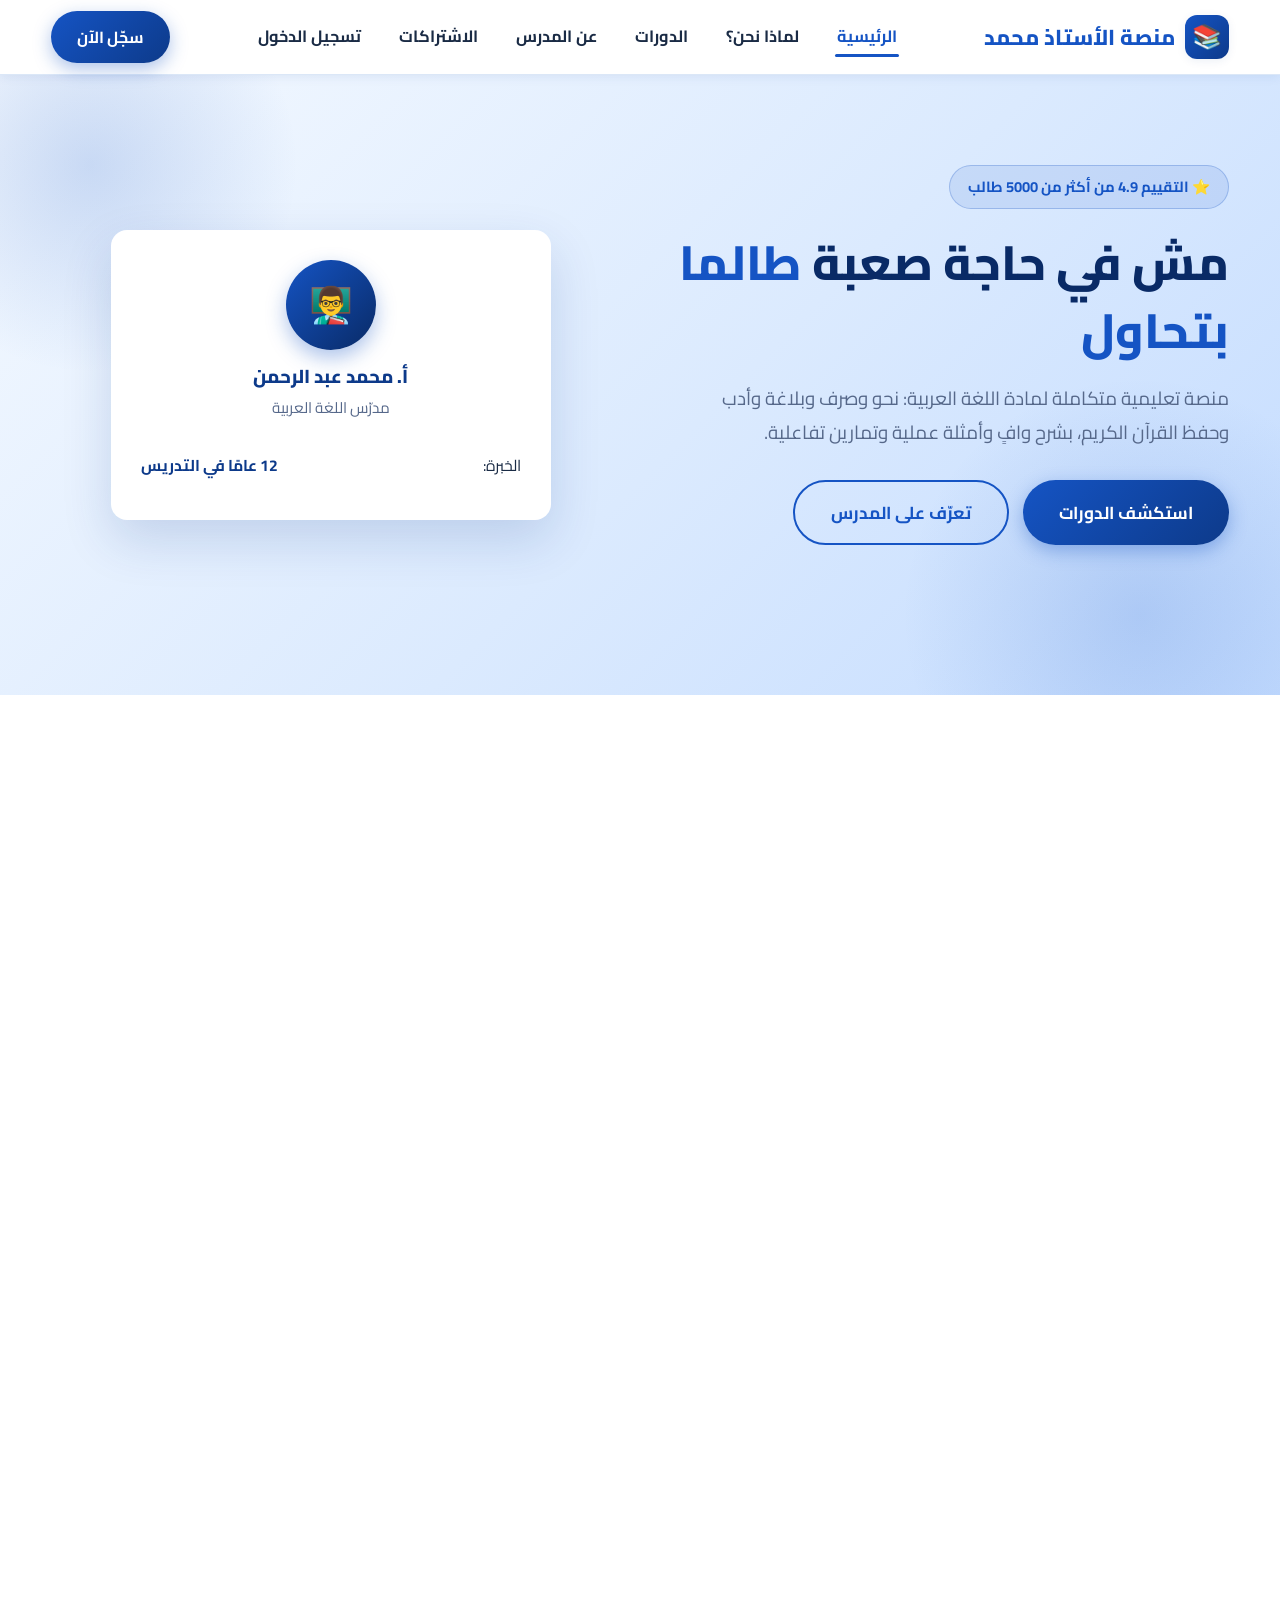
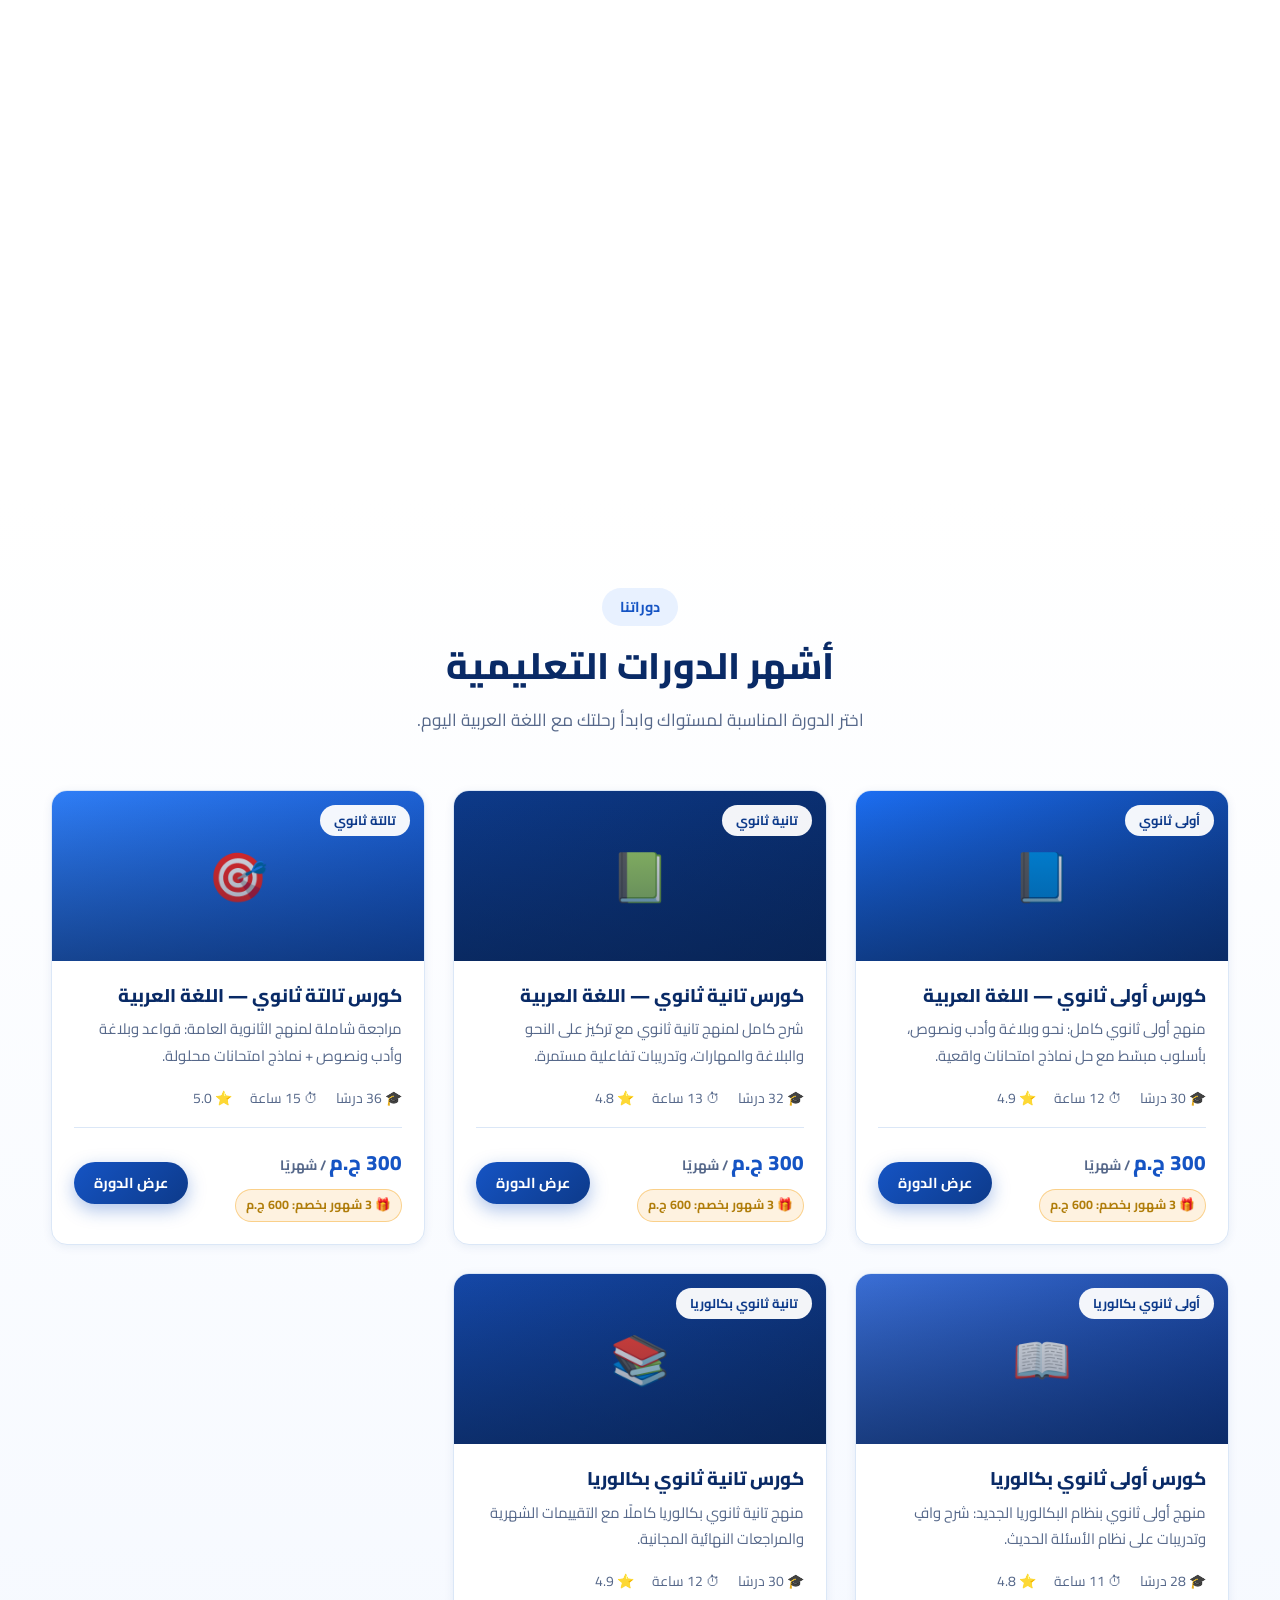
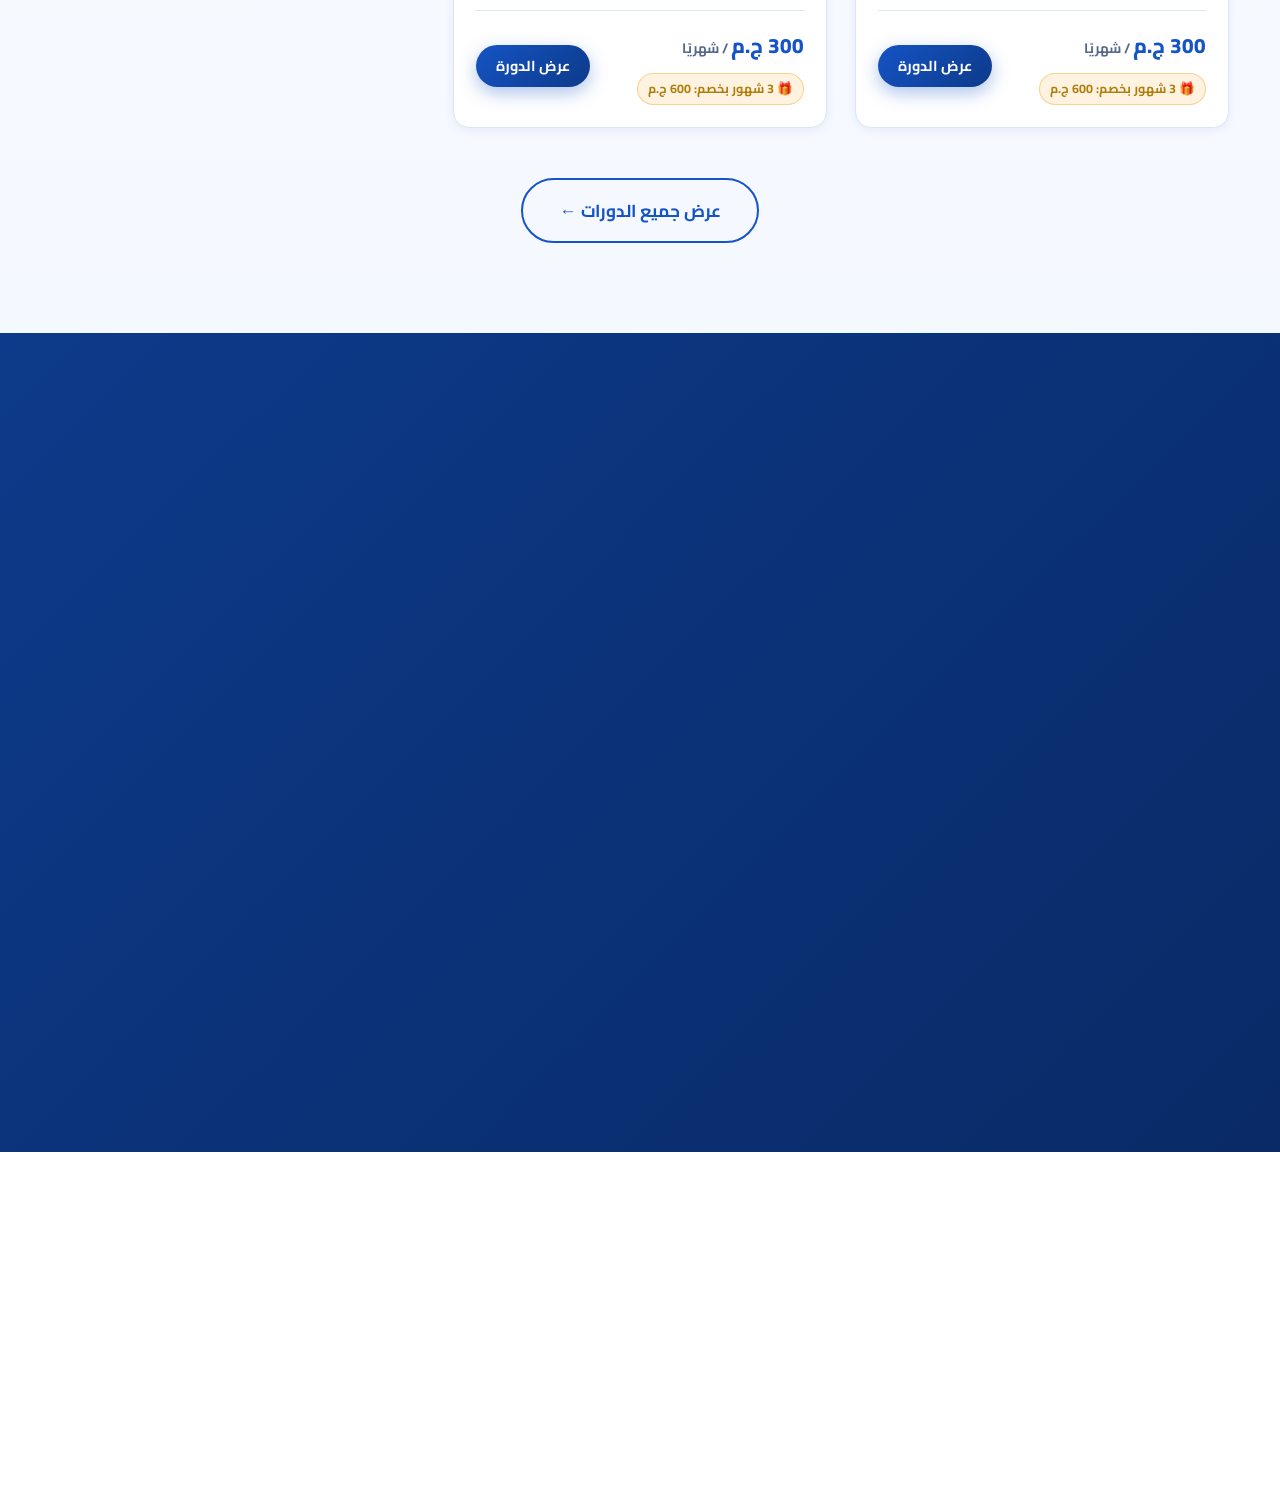
<file: index.html>
<!DOCTYPE html>
<html lang="ar" dir="rtl">
<head>
  <meta charset="UTF-8" />
  <meta name="viewport" content="width=device-width, initial-scale=1.0" />
  <meta name="description" content="منصة الأستاذ محمد لتعليم اللغة العربية - قواعد، بلاغة، أدب، وقرآن كريم بطريقة عصرية وممتعة" />
  <title>منصة الأستاذ محمد | تعلم اللغة العربية باحتراف</title>

  <!-- خط Cairo العربي من Google Fonts -->
  <link rel="preconnect" href="https://fonts.googleapis.com" />
  <link rel="preconnect" href="https://fonts.gstatic.com" crossorigin />
  <link href="https://fonts.googleapis.com/css2?family=Cairo:wght@400;600;700;800;900&display=swap" rel="stylesheet" />

  <!-- ملف التنسيقات -->
  <link rel="stylesheet" href="css/style.css" />

  <link rel="icon" href="data:image/svg+xml,<svg xmlns='http://www.w3.org/2000/svg' viewBox='0 0 100 100'><text y='.9em' font-size='90'>📚</text></svg>" />

  <!-- ===================== SEO ===================== -->
  <meta name="author" content="منصة الأستاذ محمد" />
  <meta name="keywords" content="اللغة العربية, مذاكرة اللغة العربية, أولى ثانوي, تانية ثانوي, تالتة ثانوي, بكالوريا, منصة تعليمية, النحو, البلاغة, الأدب" />
  <meta name="robots" content="index, follow" />
  <meta name="theme-color" content="#1554c4" />
  <link rel="canonical" href="https://manasa-mohamed.com/index.html" />

  <!-- Open Graph -->
  <meta property="og:type" content="website" />
  <meta property="og:site_name" content="منصة الأستاذ محمد" />
  <meta property="og:locale" content="ar_EG" />
  <meta property="og:title" content="منصة الأستاذ محمد | تعلم اللغة العربية باحتراف" />
  <meta property="og:description" content="مش في حاجة صعبة طالما بتحاول — كورسات لغة عربية للثانوية العامة والبكالوريا بأسلوب مبسّط وتفاعلي." />
  <meta property="og:url" content="https://manasa-mohamed.com/index.html" />
  <meta property="og:image" content="https://manasa-mohamed.com/assets/og-cover.png" />

  <!-- Twitter -->
  <meta name="twitter:card" content="summary_large_image" />
  <meta name="twitter:title" content="منصة الأستاذ محمد | تعلم اللغة العربية باحتراف" />
  <meta name="twitter:description" content="مش في حاجة صعبة طالما بتحاول — كورسات لغة عربية للثانوية العامة والبكالوريا بأسلوب مبسّط وتفاعلي." />
  <meta name="twitter:image" content="https://manasa-mohamed.com/assets/og-cover.png" />

  <!-- بيانات منظمة -->
  <script type="application/ld+json">
  {
    "@context": "https://schema.org",
    "@graph": [
      {
        "@type": "WebSite",
        "@id": "https://manasa-mohamed.com/#website",
        "url": "https://manasa-mohamed.com/",
        "name": "منصة الأستاذ محمد",
        "description": "منصة تعليمية متخصصة في اللغة العربية وعلومها لطلاب الثانوية العامة والبكالوريا",
        "inLanguage": "ar"
      },
      {
        "@type": "EducationalOrganization",
        "@id": "https://manasa-mohamed.com/#organization",
        "name": "منصة الأستاذ محمد",
        "url": "https://manasa-mohamed.com/",
        "logo": "https://manasa-mohamed.com/assets/og-cover.png"
      }
    ]
  }
  </script>
</head>
<body>

  <!-- ===================== شريط التنقل ===================== -->
  <nav class="navbar">
    <div class="container">
      <a href="index.html" class="logo">
        <span class="logo-icon">📚</span>
        <span>منصة الأستاذ محمد</span>
      </a>

      <ul class="nav-links">
        <li><a href="#home" class="active">الرئيسية</a></li>
        <li><a href="#features">لماذا نحن؟</a></li>
        <li><a href="#courses">الدورات</a></li>
        <li><a href="#teacher">عن المدرس</a></li>
        <li><a href="#pricing">الاشتراكات</a></li>
        <li><a href="login.html">تسجيل الدخول</a></li>
      </ul>

      <div class="nav-actions">
        <a href="login.html" class="btn btn-primary">سجّل الآن</a>
        <button class="menu-toggle" aria-label="القائمة">☰</button>
      </div>
    </div>
  </nav>

  <!-- ===================== قسم البطل (Hero) ===================== -->
  <header class="hero" id="home">
    <div class="container">
      <div class="hero-text">
        <span class="hero-badge">⭐ التقييم 4.9 من أكثر من 5000 طالب</span>
        <h1>مش في حاجة صعبة <span>طالما بتحاول</span></h1>
        <p>منصة تعليمية متكاملة لمادة اللغة العربية: نحو وصرف وبلاغة وأدب وحفظ القرآن الكريم، بشرح وافٍ وأمثلة عملية وتمارين تفاعلية.</p>
        <div class="hero-cta">
          <a href="#courses" class="btn btn-primary btn-lg">استكشف الدورات</a>
          <a href="#teacher" class="btn btn-outline btn-lg">تعرّف على المدرس</a>
        </div>
      </div>

      <div class="hero-visual">
        <div class="hero-card reveal visible">
          <div class="teacher-avatar">👨‍🏫</div>
          <h3>أ. محمد عبد الرحمن</h3>
          <p class="role">مدرّس اللغة العربية</p>
          <div class="card-row"><span>الخبرة:</span><b>12 عامًا في التدريس</b></div>
        </div>
      </div>
    </div>
  </header>

  <!-- ===================== لماذا نحن؟ ===================== -->
  <section class="section features" id="features">
    <div class="container">
      <div class="section-head reveal">
        <span class="section-tag">مميزات المنصة</span>
        <h2>لماذا تختار منصة الأستاذ محمد؟</h2>
        <p>جمعنا لك كل ما تحتاجه لتتقن اللغة العربية في مكان واحد، بطرق تدريس حديثة تناسب جميع الأعمار والمستويات.</p>
      </div>

      <div class="features-grid">
        <div class="feature-card reveal">
          <div class="feature-icon">🎯</div>
          <h3>شرح مبسّط ومنهجي</h3>
          <p>دروس مرتبة خطوة بخطوة تبدأ معك من الأساسيات حتى الاحتراف، مع أمثلة من الحياة اليومية.</p>
        </div>
        <div class="feature-card reveal">
          <div class="feature-icon">🎥</div>
          <h3>فيديوهات عالية الجودة</h3>
          <p>دروس مسجّلة بوضوح تام مع شاشة شرائح تفاعلية، يمكنك مشاهدتها في أي وقت ومن أي مكان.</p>
        </div>
        <div class="feature-card reveal">
          <div class="feature-icon">📝</div>
          <h3>تمارين واختبارات تفاعلية</h3>
          <p>تدرب على ما تعلمته بتمارين متنوعة واختبارات تصحيح فوري لقياس مستواك باستمرار.</p>
        </div>
        <div class="feature-card reveal">
          <div class="feature-icon">🕒</div>
          <h3>حصص مباشرة أسبوعية</h3>
          <p>جلسات أسئلة وأجوبة مباشرة مع الأستاذ لمراجعة الدروس والإجابة عن استفساراتك.</p>
        </div>
        <div class="feature-card reveal">
          <div class="feature-icon">📜</div>
          <h3>شهادات إتمام معتمدة</h3>
          <p>احصل على شهادة إتمام لكل دورة، تعزز سيرتك الذاتية وتمنحك ثقة في مهاراتك.</p>
        </div>
        <div class="feature-card reveal">
          <div class="feature-icon">💬</div>
          <h3>مجتمع طلابي نشط</h3>
          <p>انضم إلى مجموعة طلابية يشارك فيها الجميع الأسئلة والإجابات والموارد التعليمية.</p>
        </div>
      </div>
    </div>
  </section>

  <!-- ===================== الدورات ===================== -->
  <section class="section courses-section" id="courses">
    <div class="container">
      <div class="section-head reveal">
        <span class="section-tag">دوراتنا</span>
        <h2>أشهر الدورات التعليمية</h2>
        <p>اختر الدورة المناسبة لمستواك وابدأ رحلتك مع اللغة العربية اليوم.</p>
      </div>

      <div class="courses-grid">
        <!-- كورس أولى ثانوي -->
        <article class="course-card reveal">
          <div class="course-banner banner-1">
            <span>📘</span>
            <span class="course-level">أولى ثانوي</span>
          </div>
          <div class="course-body">
            <h3>كورس أولى ثانوي — اللغة العربية</h3>
            <p class="course-desc">منهج أولى ثانوي كامل: نحو وبلاغة وأدب ونصوص، بأسلوب مبسّط مع حل نماذج امتحانات واقعية.</p>
            <div class="course-meta">
              <span>🎓 30 درسًا</span>
              <span>⏱ 12 ساعة</span>
              <span>⭐ 4.9</span>
            </div>
            <div class="course-footer">
              <div class="course-cost">
                <span class="course-price">300 ج.م<span class="course-per"> / شهريًا</span></span>
                <span class="course-deal">🎁 3 شهور بخصم: 600 ج.م</span>
              </div>
              <a href="course.html" class="btn btn-primary btn-small">عرض الدورة</a>
            </div>
          </div>
        </article>

        <!-- كورس تانية ثانوي -->
        <article class="course-card reveal">
          <div class="course-banner banner-2">
            <span>📗</span>
            <span class="course-level">تانية ثانوي</span>
          </div>
          <div class="course-body">
            <h3>كورس تانية ثانوي — اللغة العربية</h3>
            <p class="course-desc">شرح كامل لمنهج تانية ثانوي مع تركيز على النحو والبلاغة والمهارات، وتدريبات تفاعلية مستمرة.</p>
            <div class="course-meta">
              <span>🎓 32 درسًا</span>
              <span>⏱ 13 ساعة</span>
              <span>⭐ 4.8</span>
            </div>
            <div class="course-footer">
              <div class="course-cost">
                <span class="course-price">300 ج.م<span class="course-per"> / شهريًا</span></span>
                <span class="course-deal">🎁 3 شهور بخصم: 600 ج.م</span>
              </div>
              <a href="course.html" class="btn btn-primary btn-small">عرض الدورة</a>
            </div>
          </div>
        </article>

        <!-- كورس تالتة ثانوي -->
        <article class="course-card reveal">
          <div class="course-banner banner-3">
            <span>🎯</span>
            <span class="course-level">تالتة ثانوي</span>
          </div>
          <div class="course-body">
            <h3>كورس تالتة ثانوي — اللغة العربية</h3>
            <p class="course-desc">مراجعة شاملة لمنهج الثانوية العامة: قواعد وبلاغة وأدب ونصوص + نماذج امتحانات محلولة.</p>
            <div class="course-meta">
              <span>🎓 36 درسًا</span>
              <span>⏱ 15 ساعة</span>
              <span>⭐ 5.0</span>
            </div>
            <div class="course-footer">
              <div class="course-cost">
                <span class="course-price">300 ج.م<span class="course-per"> / شهريًا</span></span>
                <span class="course-deal">🎁 3 شهور بخصم: 600 ج.م</span>
              </div>
              <a href="course.html" class="btn btn-primary btn-small">عرض الدورة</a>
            </div>
          </div>
        </article>

        <!-- كورس أولى ثانوي بكالوريا -->
        <article class="course-card reveal">
          <div class="course-banner banner-4">
            <span>📖</span>
            <span class="course-level">أولى ثانوي بكالوريا</span>
          </div>
          <div class="course-body">
            <h3>كورس أولى ثانوي بكالوريا</h3>
            <p class="course-desc">منهج أولى ثانوي بنظام البكالوريا الجديد: شرح وافٍ وتدريبات على نظام الأسئلة الحديث.</p>
            <div class="course-meta">
              <span>🎓 28 درسًا</span>
              <span>⏱ 11 ساعة</span>
              <span>⭐ 4.8</span>
            </div>
            <div class="course-footer">
              <div class="course-cost">
                <span class="course-price">300 ج.م<span class="course-per"> / شهريًا</span></span>
                <span class="course-deal">🎁 3 شهور بخصم: 600 ج.م</span>
              </div>
              <a href="course.html" class="btn btn-primary btn-small">عرض الدورة</a>
            </div>
          </div>
        </article>

        <!-- كورس تانية ثانوي بكالوريا -->
        <article class="course-card reveal">
          <div class="course-banner banner-5">
            <span>📚</span>
            <span class="course-level">تانية ثانوي بكالوريا</span>
          </div>
          <div class="course-body">
            <h3>كورس تانية ثانوي بكالوريا</h3>
            <p class="course-desc">منهج تانية ثانوي بكالوريا كاملًا مع التقييمات الشهرية والمراجعات النهائية المجانية.</p>
            <div class="course-meta">
              <span>🎓 30 درسًا</span>
              <span>⏱ 12 ساعة</span>
              <span>⭐ 4.9</span>
            </div>
            <div class="course-footer">
              <div class="course-cost">
                <span class="course-price">300 ج.م<span class="course-per"> / شهريًا</span></span>
                <span class="course-deal">🎁 3 شهور بخصم: 600 ج.م</span>
              </div>
              <a href="course.html" class="btn btn-primary btn-small">عرض الدورة</a>
            </div>
          </div>
        </article>
      </div>

      <div class="center-btn reveal">
        <a href="courses.html" class="btn btn-outline btn-lg">عرض جميع الدورات ←</a>
      </div>
    </div>
  </section>

  <!-- ===================== عن المدرس ===================== -->
  <section class="section teacher-section" id="teacher">
    <div class="container">
      <div class="section-head reveal">
        <span class="section-tag">تعرّف على المدرس</span>
        <h2>من هو أ. محمد عبد الرحمن؟</h2>
        <p>مدرس لغة عربية بخبرة تتجاوز 12 عامًا في تدريس مختلف المراحل التعليمية.</p>
      </div>

      <div class="teacher-grid">
        <div class="teacher-photo reveal">
          <div class="avatar-lg">👨‍🏫</div>
          <h3>أ. محمد عبد الرحمن</h3>
          <p>مدرّس اللغة العربية وعلومها</p>
        </div>
        <div class="teacher-info reveal">
          <p>
            حاصل على ليسانس الآداب قسم اللغة العربية، وليسانس دار العلوم، وخبير معتمد في تدريس النحو
            والبلاغة والأدب من الوزارة. يمتلك خبرة تزيد عن 12 عامًا في تدريس طلاب المرحلة الثانوية والجامعية
            وكذلك الراغبين في إتقان اللغة العربية من غير الناطقين بها.
          </p>
          <ul class="teacher-list">
            <li><span class="check">✓</span> تدريس النحو والصرف بمنهجية جديدة تجعل القواعد سهلة وممتعة</li>
            <li><span class="check">✓</span> إعداد أكثر من 40 دورة تعليمية منظمة ومنفذة باحترافية</li>
            <li><span class="check">✓</span> حاصل على شهادة إجازة في القرآن الكريم برواية حفص عن عاصم</li>
            <li><span class="check">✓</span> مدرب معتمد في تنمية مهارات الكتابة والتعبير وتحليل النصوص</li>
            <li><span class="check">✓</span> مؤسس مبادرات لنشر حب اللغة العربية بين النشء</li>
          </ul>
          <div class="teacher-chips">
            <span class="chip">🎓 ليسانس آداب - لغة عربية</span>
            <span class="chip">🎓 ليسانس دار العلوم</span>
            <span class="chip">📜 إجازة قرآن</span>
            <span class="chip">👨‍🏫 خبير تدريس</span>
          </div>
        </div>
      </div>
    </div>
  </section>

  <!-- ===================== الاشتراكات ===================== -->
  <section class="section pricing-section" id="pricing">
    <div class="container">
      <div class="section-head reveal">
        <span class="section-tag">باقات الاشتراك</span>
        <h2>اختر الخطة المناسبة لك</h2>
        <p>اشتراكات مرنة تناسب الجميع، مع خصومات خاصة للطلاب والاشتراكات العائلية.</p>
      </div>

      <div class="pricing-grid">
        <div class="price-card reveal">
          <h3>الاشتراك الأساسي</h3>
          <div class="price-amount">300 <small>ج.م / شهريًا</small></div>
          <ul>
            <li><span class="check">✓</span> الوصول إلى كورس واحد كامل</li>
            <li><span class="check">✓</span> فيديوهات بجودة عالية</li>
            <li><span class="check">✓</span> تمارين تفاعلية</li>
            <li><span class="check">✓</span> شهادة إتمام</li>
            <li><span class="check">✗</span> حصص مباشرة أسبوعية</li>
          </ul>
          <a href="login.html" class="btn btn-outline">ابدأ الآن</a>
        </div>

        <div class="price-card featured reveal">
          <span class="badge">الأكثر شيوعًا 🔥</span>
          <h3>خصم التلاتة</h3>
          <div class="price-amount">600 <small>ج.م / 3 شهور <del>900</del></small></div>
          <ul>
            <li><span class="check">✓</span> 3 شهور كاملة لنفس الكورس</li>
            <li><span class="check">✓</span> حصص مباشرة أسبوعية</li>
            <li><span class="check">✓</span> تصحيح الواجبات للمدرس</li>
            <li><span class="check">✓</span> مذاكرات ومراجعات نهائية</li>
            <li><span class="check">✓</span> شهادة + إمكانية التحميل</li>
          </ul>
          <a href="login.html" class="btn btn-primary">ابدأ الآن</a>
        </div>

        <div class="price-card reveal">
          <h3>الاشتراك العائلي</h3>
          <div class="price-amount">900 <small>ج.م / 3 شهور</small></div>
          <ul>
            <li><span class="check">✓</span> حتى 4 حسابات لأفراد العائلة</li>
            <li><span class="check">✓</span> كل فرد له كورس مختلف</li>
            <li><span class="check">✓</span> جدول مذاكرة مخصص لكل فرد</li>
            <li><span class="check">✓</span> تقارير تقدم أسبوعية</li>
            <li><span class="check">✓</span> دعم فني مميز</li>
          </ul>
          <a href="login.html" class="btn btn-outline">ابدأ الآن</a>
        </div>
      </div>
    </div>
  </section>

  <!-- ===================== تسجيل الدخول ===================== -->
  <section class="section auth-section" id="login">
    <div class="container">
      <div class="section-head reveal">
        <span class="section-tag">تسجيل الدخول</span>
        <h2>سجّل بياناتك وابدأ رحلتك 💪</h2>
        <p>املى بياناتك، وهنعمل ليك حساب كامل، وبعدها تختار الدورة وطريقة الدفع.</p>
      </div>

      <div class="auth-card card-panel reveal">
        <form id="login-form" novalidate>
          <div class="auth-tabs" role="tablist">
            <button type="button" class="auth-tab active" data-mode="register">حساب جديد</button>
            <button type="button" class="auth-tab" data-mode="login">تسجيل دخول</button>
          </div>

          <!-- حقول الحساب الجديد فقط: اسم / هاتف / صورة -->
          <div class="register-only-fields">
            <div class="form-row">
              <div class="form-group">
                <label for="login-name">الاسم الكامل</label>
                <input type="text" id="login-name" placeholder="أدخل اسمك الكامل" />
              </div>
              <div class="form-group">
                <label for="login-phone">رقم الهاتف</label>
                <input type="tel" id="login-phone" placeholder="01xxxxxxxxx" />
              </div>
            </div>

            <div class="form-group">
              <label for="login-avatar">صورة الحساب (اختياري)</label>
              <input type="file" id="login-avatar" accept="image/*" />
              <span class="avatar-hint" id="avatar-hint-text">📸 اختياري — لو مش مخترها هيظهر أول حرف من اسمك</span>
              <img id="avatar-preview" class="avatar-preview" alt="معاينة الصورة" hidden />
            </div>
          </div>

          <div class="form-row">
            <div class="form-group">
              <label for="login-email">البريد الإلكتروني</label>
              <input type="email" id="login-email" placeholder="example@email.com" />
            </div>
            <div class="form-group">
              <label for="login-pass">كلمة المرور</label>
              <input type="password" id="login-pass" placeholder="********" />
            </div>
          </div>

          <button type="submit" class="btn btn-primary btn-lg" style="width: 100%;">متابعة لاختيار الدورة ⏭</button>
          <p class="auth-note">🔒 بياناتك بأمان تام — هنعمل ليك حساب كامل، وبعدها تختار الدورة.</p>
        </form>
      </div>
    </div>
  </section>

  <!-- ===================== الفوتر ===================== -->
  <footer class="footer">
    <div class="container">
      <div class="footer-grid">
        <div>
          <a href="index.html" class="logo">
            <span class="logo-icon">📚</span>
            <span>منصة الأستاذ محمد</span>
          </a>
          <p>منصة تعليمية متخصصة في اللغة العربية وعلومها، نهدف لنشر حب العربية وتيسير تعلمها لكل من يريد إتقانها.</p>
        </div>
        <div>
          <h4>روابط سريعة</h4>
          <ul class="footer-links">
            <li><a href="#home">الرئيسية</a></li>
            <li><a href="#courses">الدورات</a></li>
            <li><a href="#teacher">عن المدرس</a></li>
            <li><a href="#pricing">الاشتراكات</a></li>
          </ul>
        </div>
        <div>
          <h4>الدورات</h4>
          <ul class="footer-links">
            <li><a href="courses.html">كورس أولى ثانوي</a></li>
            <li><a href="courses.html">كورس تانية ثانوي</a></li>
            <li><a href="courses.html">كورس تالتة ثانوي</a></li>
            <li><a href="courses.html">كورس البكالوريا</a></li>
          </ul>
        </div>
        <div>
          <h4>النشرة البريدية</h4>
          <p>اشترك ليصلك جديد الدورات والعروض الحصرية:</p>
          <form class="newsletter-box">
            <input type="email" placeholder="بريدك الإلكتروني..." />
            <button type="submit">اشترك</button>
          </form>
        </div>
      </div>
      <div class="footer-bottom">
        <p>© 2026 منصة الأستاذ محمد - جميع الحقوق محفوظة | صُنع بحب للغة العربية 💙</p>
      </div>
    </div>
  </footer>

  <!-- زر العودة للأعلى -->
  <button class="back-to-top" aria-label="العودة للأعلى">↑</button>

  <!-- ملف الجافاسكريبت -->
  <script src="js/auth.js"></script>
  <script src="js/main.js"></script>
</body>
</html>
</file>
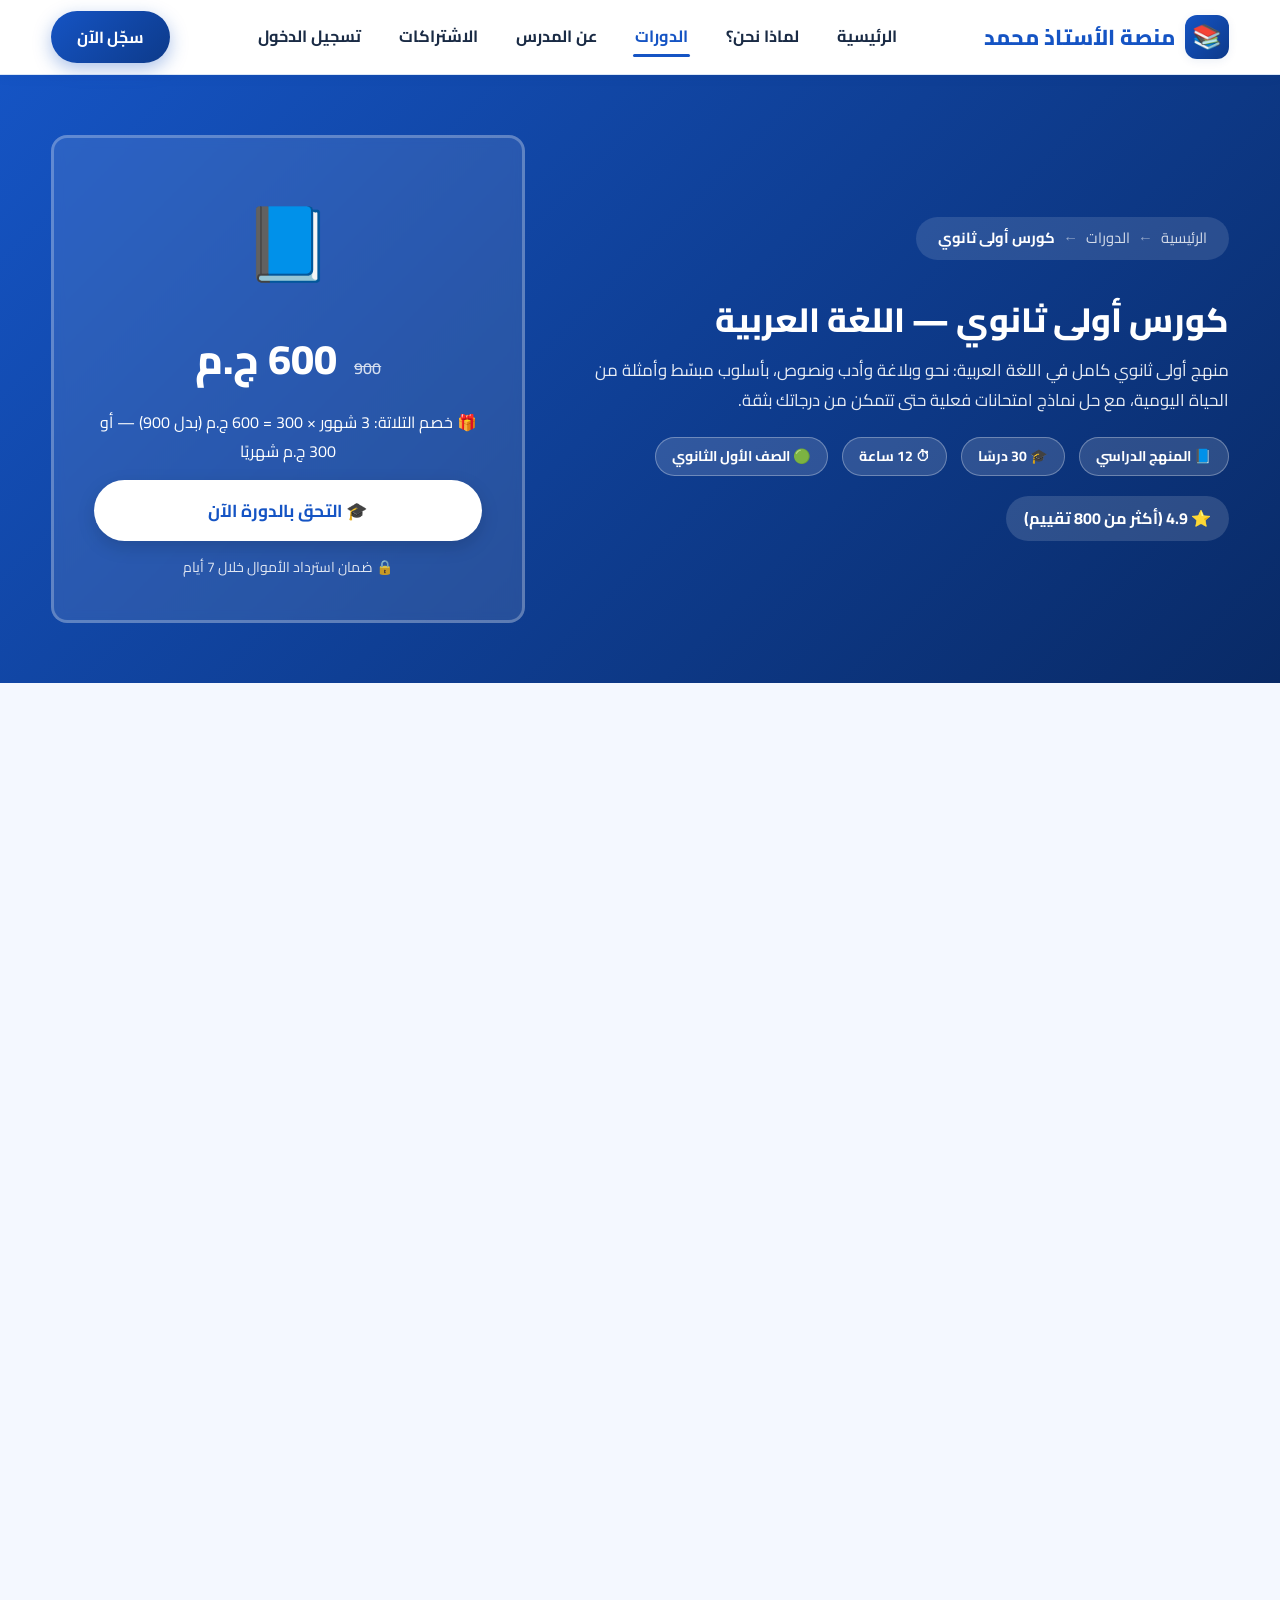
<file: course.html>
<!DOCTYPE html>
<html lang="ar" dir="rtl">
<head>
  <meta charset="UTF-8" />
  <meta name="viewport" content="width=device-width, initial-scale=1.0" />
  <meta name="description" content="كورس أولى ثانوي - اللغة العربية (نحو وبلاغة وأدب ونصوص) - منصة الأستاذ محمد" />
  <title>أولى ثانوي - اللغة العربية | تفاصيل الدورة</title>

  <link rel="preconnect" href="https://fonts.googleapis.com" />
  <link rel="preconnect" href="https://fonts.gstatic.com" crossorigin />
  <link href="https://fonts.googleapis.com/css2?family=Cairo:wght@400;600;700;800;900&display=swap" rel="stylesheet" />
  <link rel="stylesheet" href="css/style.css" />
  <link rel="icon" href="data:image/svg+xml,<svg xmlns='http://www.w3.org/2000/svg' viewBox='0 0 100 100'><text y='.9em' font-size='90'>📚</text></svg>" />

  <!-- ===================== SEO ===================== -->
  <meta name="author" content="منصة الأستاذ محمد" />
  <meta name="keywords" content="كورس أولى ثانوي, اللغة العربية أولى ثانوي, النحو, البلاغة, الأدب, نصوص" />
  <meta name="robots" content="index, follow" />
  <meta name="theme-color" content="#1554c4" />
  <link rel="canonical" href="https://manasa-mohamed.com/course.html" />

  <!-- Open Graph -->
  <meta property="og:type" content="website" />
  <meta property="og:site_name" content="منصة الأستاذ محمد" />
  <meta property="og:locale" content="ar_EG" />
  <meta property="og:title" content="كورس أولى ثانوي - اللغة العربية | منصة الأستاذ محمد" />
  <meta property="og:description" content="كورس اللغة العربية أولى ثانوي: نحو وبلاغة وأدب ونصوص بأسلوب مبسّط. اشتراك شهري 300 ج.م أو 3 شهور بخصم 600 ج.م." />
  <meta property="og:url" content="https://manasa-mohamed.com/course.html" />
  <meta property="og:image" content="https://manasa-mohamed.com/assets/og-cover.png" />

  <!-- Twitter -->
  <meta name="twitter:card" content="summary_large_image" />
  <meta name="twitter:title" content="كورس أولى ثانوي - اللغة العربية | منصة الأستاذ محمد" />
  <meta name="twitter:description" content="كورس اللغة العربية أولى ثانوي: نحو وبلاغة وأدب ونصوص بأسلوب مبسّط. اشتراك شهري 300 ج.م أو 3 شهور بخصم 600 ج.م." />
  <meta name="twitter:image" content="https://manasa-mohamed.com/assets/og-cover.png" />

  <!-- بيانات منظمة -->
  <script type="application/ld+json">
  {
    "@context": "https://schema.org",
    "@type": "Course",
    "name": "كورس أولى ثانوي - اللغة العربية",
    "description": "شرح مبسّط لمنهج اللغة العربية أولى ثانوي: نحو وبلاغة وأدب ونصوص، مع تمارين ومراجعات.",
    "provider": {
      "@type": "EducationalOrganization",
      "name": "منصة الأستاذ محمد",
      "sameAs": "https://manasa-mohamed.com/"
    },
    "inLanguage": "ar",
    "offers": [
      {
        "@type": "Offer",
        "name": "اشتراك شهري",
        "price": "300",
        "priceCurrency": "EGP",
        "availability": "https://schema.org/InStock"
      },
      {
        "@type": "Offer",
        "name": "3 شهور (خصم التلاتة)",
        "price": "600",
        "priceCurrency": "EGP",
        "availability": "https://schema.org/InStock"
      }
    ]
  }
  </script>
</head>
<body>

  <!-- ===================== شريط التنقل ===================== -->
  <nav class="navbar">
    <div class="container">
      <a href="index.html" class="logo">
        <span class="logo-icon">📚</span>
        <span>منصة الأستاذ محمد</span>
      </a>

      <ul class="nav-links">
        <li><a href="index.html#home">الرئيسية</a></li>
        <li><a href="index.html#features">لماذا نحن؟</a></li>
        <li><a href="courses.html" class="active">الدورات</a></li>
        <li><a href="index.html#teacher">عن المدرس</a></li>
        <li><a href="index.html#pricing">الاشتراكات</a></li>
        <li><a href="login.html">تسجيل الدخول</a></li>
      </ul>

      <div class="nav-actions">
        <a href="login.html" class="btn btn-primary">سجّل الآن</a>
        <button class="menu-toggle" aria-label="القائمة">☰</button>
      </div>
    </div>
  </nav>

  <!-- ===================== رأس الدورة ===================== -->
  <header class="course-hero">
    <div class="container">
      <div class="course-hero-text">
        <div class="breadcrumb course-hero-crumb">
          <a href="index.html">الرئيسية</a>
          <span class="sep">←</span>
          <a href="courses.html">الدورات</a>
          <span class="sep">←</span>
          <span class="current">كورس أولى ثانوي</span>
        </div>
        <h1>كورس أولى ثانوي — اللغة العربية</h1>
        <p class="hero-desc">
          منهج أولى ثانوي كامل في اللغة العربية: نحو وبلاغة وأدب ونصوص، بأسلوب مبسّط
          وأمثلة من الحياة اليومية، مع حل نماذج امتحانات فعلية حتى تتمكن من درجاتك بثقة.
        </p>
        <div class="chips-row">
          <span>📘 المنهج الدراسي</span>
          <span>🎓 30 درسًا</span>
          <span>⏱ 12 ساعة</span>
          <span>🟢 الصف الأول الثانوي</span>
        </div>
        <div class="rating">
          <span>⭐ 4.9 (أكثر من 800 تقييم)</span>
        </div>
      </div>

      <div class="course-visual">
        <div class="icon">📘</div>
        <div class="price-tag">
          <small>900</small>
          600 ج.م
        </div>
        <p>🎁 خصم التلاتة: 3 شهور × 300 = 600 ج.م (بدل 900) — أو 300 ج.م شهريًا</p>
        <a href="login.html" class="btn btn-light btn-lg" style="margin-top: 14px;">🎓 التحق بالدورة الآن</a>
        <p class="note">🔒 ضمان استرداد الأموال خلال 7 أيام</p>
      </div>
    </div>
  </header>

  <!-- ===================== محتوى الدورة ===================== -->
  <section class="section" style="background: var(--off-white);">
    <div class="container course-content-grid">

      <!-- العمود الأيمن -->
      <div>
        <div class="card-panel reveal">
          <h2><span class="icon">🎯</span> عن هذه الدورة</h2>
          <p>
            هذا الكورس يغطي منهج اللغة العربية كاملًا للصف الأول الثانوي: النحو والشعر
            (البلاغة والأدب والنصوص) بأسلوب مبسّط يخليك تذاكر وتفهم من أول محاضرة.
          </p>
          <br />
          <p>
            كل درس مصحوب بأمثلة تطبيقية وتمارين تفاعلية، وبنهاية الكورس هتحل نماذج
            امتحانات فعلية مجابة حتى تدخل الامتحان وأنت واثق. وفي نهاية الكورس تحصل
            على شهادة إتمام معتمدة.
          </p>
        </div>

        <div class="card-panel reveal">
          <h2><span class="icon">🎓</span> ماذا ستتعلم؟</h2>
          <div class="teacher-list" style="color: var(--text);">
            <li><span class="check">✓</span> إتقان النحو المقرر: الجملة الاسمية وكان وأخواتها</li>
            <li><span class="check">✓</span> البلاغة: التشبيه وأنواعه والاستعارة بأمثلة سهلة</li>
            <li><span class="check">✓</span> الأدب والنصوص: دراسة العصر العباسي ونصوصه المقررة</li>
            <li><span class="check">✓</span> حل أسئلة الامتحانات بنظامها الجديد بثقة</li>
            <li><span class="check">✓</span> مراجعات دورية وملخصات قبل الامتحان</li>
            <li><span class="check">✓</span> مهارات القراءة المتحررة والتعبير السليم</li>
          </div>
        </div>

        <!-- منهج الدورة -->
        <div class="card-panel reveal">
          <h2><span class="icon">📚</span> منهج الدورة</h2>

          <div class="curriculum-item">
            <div class="curriculum-head">
              <span><span class="num">1</span> مدخل إلى منهج أولى ثانوي</span>
              <span>⬇</span>
            </div>
            <div class="curriculum-body">
              <ul>
                <li>▸ مكونات المادة: نحو وبلاغة وأدب ونصوص (10 دقائق)</li>
                <li>▸ توزيع المنهج وطريقة المذاكرة الصحيحة</li>
                <li>▸ خطة المراجعة الأسبوعية المقترحة</li>
              </ul>
            </div>
          </div>

          <div class="curriculum-item open">
            <div class="curriculum-head">
              <span><span class="num">2</span> النحو: الجملة الاسمية وكان وأخواتها</span>
              <span>⬇</span>
            </div>
            <div class="curriculum-body">
              <ul>
                <li>▸ المبتدأ والخبر وحالاتهما (25 دقيقة)</li>
                <li>▸ كان وأخواتها وعملها في الجملة</li>
                <li>▸ إعراب التراكيب بالتدريج والتمارين</li>
              </ul>
            </div>
          </div>

          <div class="curriculum-item">
            <div class="curriculum-head">
              <span><span class="num">3</span> البلاغة: التشبيه وأنواعه</span>
              <span>⬇</span>
            </div>
            <div class="curriculum-body">
              <ul>
                <li>▸ أركان التشبيه وأمثلة من القرآن والشعر</li>
                <li>▸ أنواع التشبيه: المفصل والمجمل والمؤكد</li>
                <li>▸ تدريبات على أسئلة الامتحان</li>
              </ul>
            </div>
          </div>

          <div class="curriculum-item">
            <div class="curriculum-head">
              <span><span class="num">4</span> الأدب والنصوص: العصر العباسي</span>
              <span>⬇</span>
            </div>
            <div class="curriculum-body">
              <ul>
                <li>▸ خصائص العصر العباسي وأهم أعلامه</li>
                <li>▸ شرح النصوص المقررة وتحليل أفكارها</li>
                <li>▸ تدريبات على النصوص والمحفوظات</li>
              </ul>
            </div>
          </div>

          <div class="curriculum-item">
            <div class="curriculum-head">
              <span><span class="num">5</span> نصوص وقراءة متحررة + إملاء</span>
              <span>⬇</span>
            </div>
            <div class="curriculum-body">
              <ul>
                <li>▸ تقنيات القراءة المتحررة وحل أسئلتها</li>
                <li>▸ قواعد الإملاء السليم في الامتحان</li>
                <li>▸ التلخيص والتعبير خطوة بخطوة</li>
              </ul>
            </div>
          </div>

          <div class="curriculum-item">
            <div class="curriculum-head">
              <span><span class="num">6</span> تدريبات شاملة ونماذج امتحانات</span>
              <span>⬇</span>
            </div>
            <div class="curriculum-body">
              <ul>
                <li>▸ 200 سؤال تدريبي متنوع مع الحل</li>
                <li>▸ نماذج امتحانات أولى ثانوي مجابة</li>
                <li>▸ امتحان نهائي شامل وشهادة إتمام</li>
              </ul>
            </div>
          </div>
        </div>

        <div class="card-panel reveal">
          <h2><span class="icon">🎥</span> متطلبات الدورة</h2>
          <p>
            كل ما تحتاجه هو هاتف أو حاسوب متصل بالإنترنت، ودفتر للتدوين المهم، وعزيمة على التعلم.
            لا تتطلب الدورة أي معرفة سابقة، فهي مصممة لتبدأ معك من الصفر.
          </p>
        </div>
      </div>

      <!-- العمود الأيسر: معلومات سريعة -->
      <aside class="info-sidebar">
        <div class="card-panel reveal">
          <h2><span class="icon">ℹ️</span> معلومات سريعة</h2>
          <div class="sidebar-item"><b>المدرس:</b><span>أ. محمد عبد الرحمن</span></div>
          <div class="sidebar-item"><b>عدد الدروس:</b><span>30 درسًا</span></div>
          <div class="sidebar-item"><b>مدة الدورة:</b><span>12 ساعة</span></div>
          <div class="sidebar-item"><b>اللغة:</b><span>العربية</span></div>
          <div class="sidebar-item"><b>الشهادة:</b><span>✅ نعم</span></div>
          <div class="sidebar-item"><b>المستوى:</b><span>الصف الأول الثانوي</span></div>
          <div class="sidebar-item"><b>التحديث:</b><span>سبتمبر 2026</span></div>
          <div class="sidebar-item"><b>الوصول:</b><span>مدى الحياة</span></div>
        </div>

        <div class="card-panel reveal" style="background: linear-gradient(135deg, var(--primary-light), #fff);">
          <h2 style="color: var(--primary-dark);"><span class="icon">🎁</span> لماذا تبدأ اليوم؟</h2>
          <div class="teacher-list" style="color: var(--text);">
            <li><span class="check">✓</span> خصم التلاتة: 3 شهور بـ 600 بدل 900</li>
            <li><span class="check">✓</span> أو اشترك شهريًا بـ 300 ج.م فقط</li>
            <li><span class="check">✓</span> وصول فوري عند التسجيل</li>
            <li><span class="check">✓</span> ضمان استرداد خلال 7 أيام</li>
            <li><span class="check">✓</span> شهادة إتمام معتمدة</li>
          </div>
          <a href="login.html" class="btn btn-primary btn-lg" style="width: 100%; margin-top: 10px;">التحق الآن 🚀</a>
        </div>
      </aside>

    </div>
  </section>

  <!-- ===================== الفوتر ===================== -->
  <footer class="footer">
    <div class="container">
      <div class="footer-grid">
        <div>
          <a href="index.html" class="logo">
            <span class="logo-icon">📚</span>
            <span>منصة الأستاذ محمد</span>
          </a>
          <p>منصة تعليمية متخصصة في اللغة العربية وعلومها، نهدف لنشر حب العربية وتيسير تعلمها لكل من يريد إتقانها.</p>
        </div>
        <div>
          <h4>روابط سريعة</h4>
          <ul class="footer-links">
            <li><a href="index.html#home">الرئيسية</a></li>
            <li><a href="courses.html">الدورات</a></li>
            <li><a href="index.html#teacher">عن المدرس</a></li>
            <li><a href="index.html#pricing">الاشتراكات</a></li>
          </ul>
        </div>
        <div>
          <h4>الدورات</h4>
          <ul class="footer-links">
            <li><a href="courses.html">كورس أولى ثانوي</a></li>
            <li><a href="courses.html">كورس تانية ثانوي</a></li>
            <li><a href="courses.html">كورس تالتة ثانوي</a></li>
            <li><a href="courses.html">كورس البكالوريا</a></li>
          </ul>
        </div>
        <div>
          <h4>النشرة البريدية</h4>
          <p>اشترك ليصلك جديد الدورات والعروض الحصرية:</p>
          <form class="newsletter-box">
            <input type="email" placeholder="بريدك الإلكتروني..." />
            <button type="submit">اشترك</button>
          </form>
        </div>
      </div>
      <div class="footer-bottom">
        <p>© 2026 منصة الأستاذ محمد - جميع الحقوق محفوظة | صُنع بحب للغة العربية 💙</p>
      </div>
    </div>
  </footer>

  <button class="back-to-top" aria-label="العودة للأعلى">↑</button>

  <script src="js/auth.js"></script>
  <script src="js/main.js"></script>
</body>
</html>
</file>
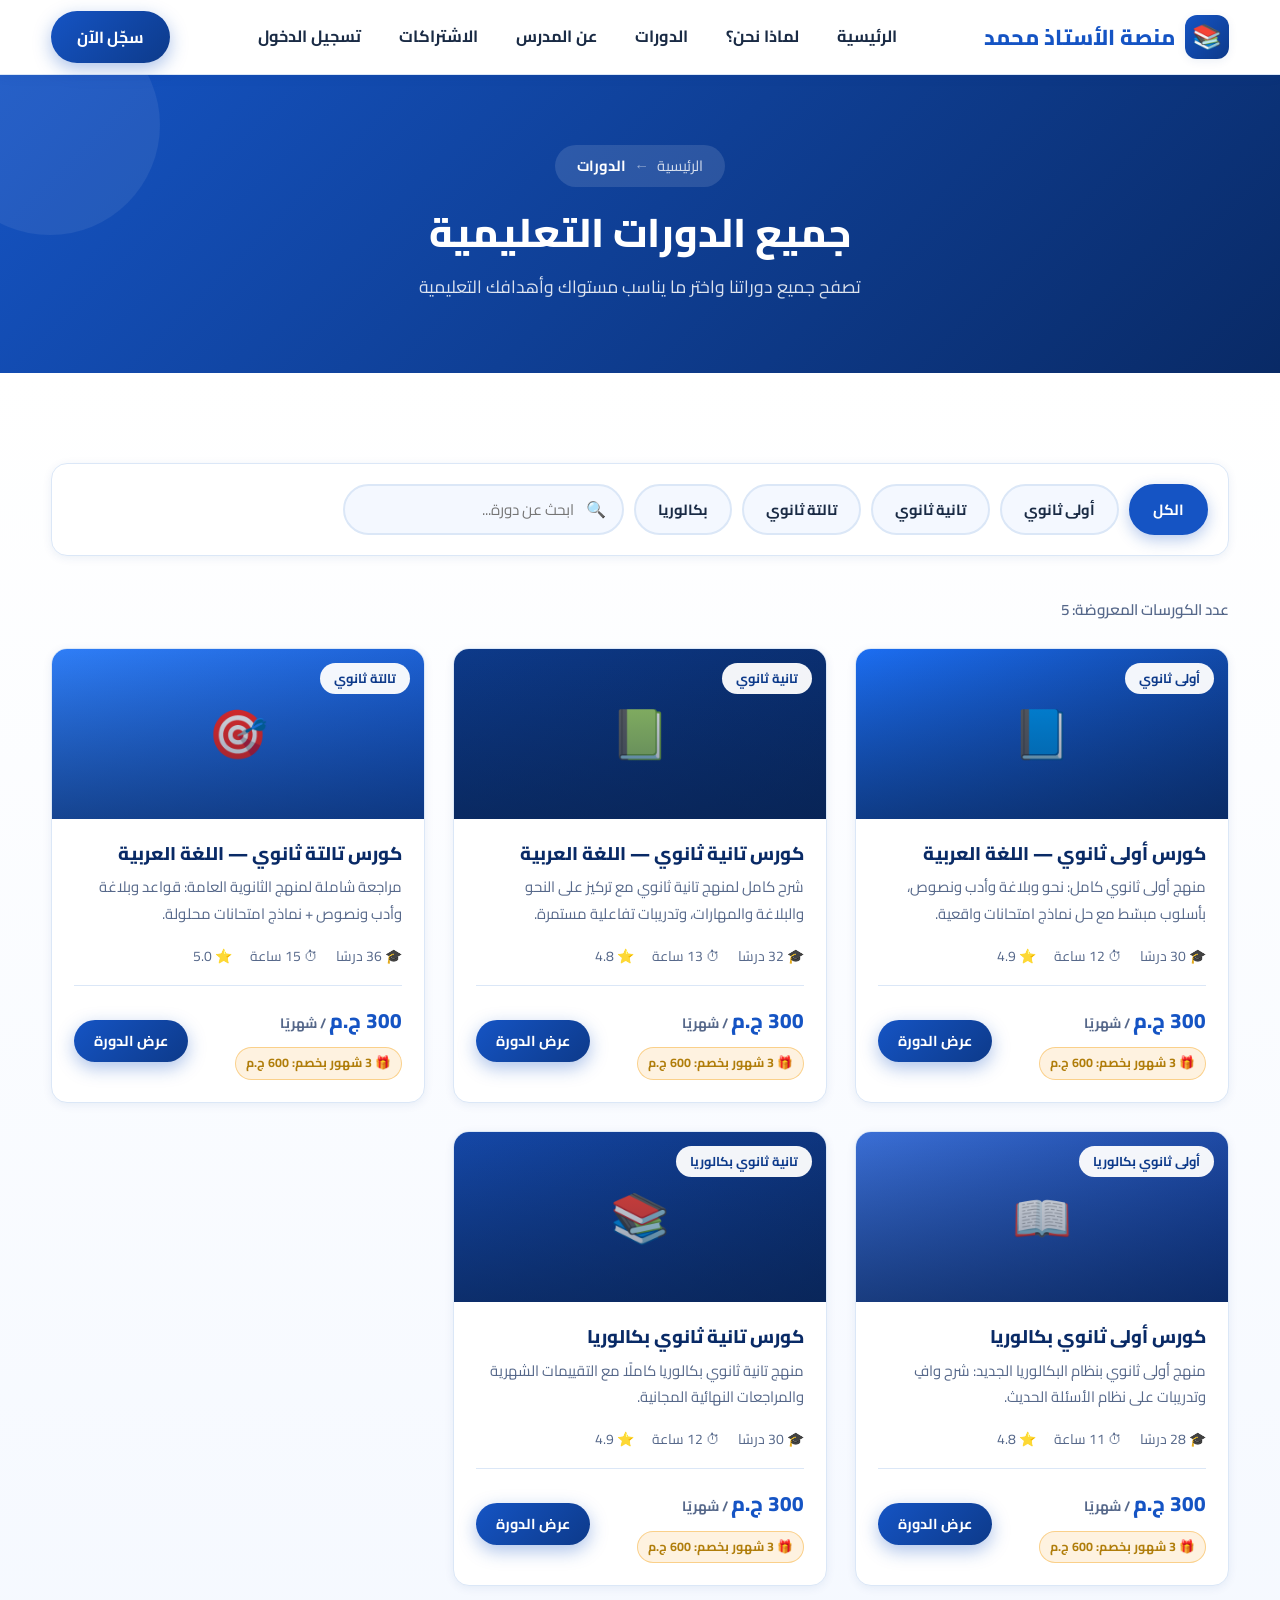
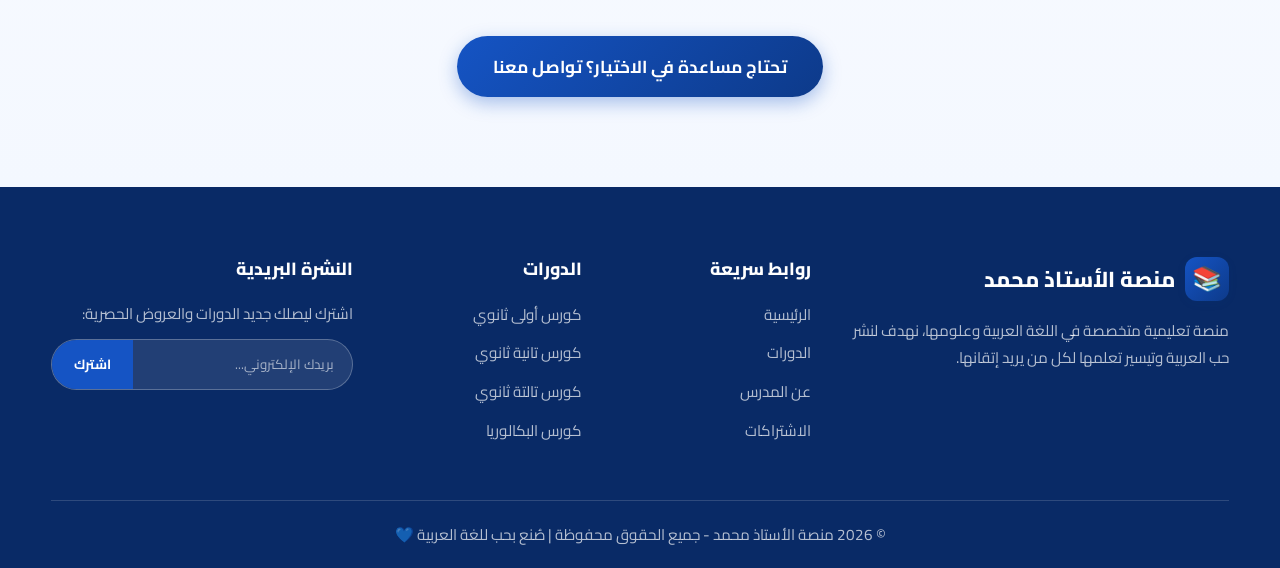
<file: courses.html>
<!DOCTYPE html>
<html lang="ar" dir="rtl">
<head>
  <meta charset="UTF-8" />
  <meta name="viewport" content="width=device-width, initial-scale=1.0" />
  <meta name="description" content="جميع دورات منصة الأستاذ محمد لتعليم اللغة العربية - قواعد، بلاغة، أدب، قرآن، خط عربي" />
  <title>دوراتنا | منصة الأستاذ محمد</title>

  <link rel="preconnect" href="https://fonts.googleapis.com" />
  <link rel="preconnect" href="https://fonts.gstatic.com" crossorigin />
  <link href="https://fonts.googleapis.com/css2?family=Cairo:wght@400;600;700;800;900&display=swap" rel="stylesheet" />
  <link rel="stylesheet" href="css/style.css" />
  <link rel="icon" href="data:image/svg+xml,<svg xmlns='http://www.w3.org/2000/svg' viewBox='0 0 100 100'><text y='.9em' font-size='90'>📚</text></svg>" />

  <!-- ===================== SEO ===================== -->
  <meta name="author" content="منصة الأستاذ محمد" />
  <meta name="keywords" content="دورات اللغة العربية, أولى ثانوي, تانية ثانوي, تالتة ثانوي, بكالوريا, كورسات عربي" />
  <meta name="robots" content="index, follow" />
  <meta name="theme-color" content="#1554c4" />
  <link rel="canonical" href="https://manasa-mohamed.com/courses.html" />

  <!-- Open Graph -->
  <meta property="og:type" content="website" />
  <meta property="og:site_name" content="منصة الأستاذ محمد" />
  <meta property="og:locale" content="ar_EG" />
  <meta property="og:title" content="الدورات | منصة الأستاذ محمد" />
  <meta property="og:description" content="كورسات اللغة العربية لصفوف أولى وتانية وتالتة ثانوي ونظام البكالوريا — اشترك شهريًا بـ 300 ج.م أو استفد بخصم التلاتة." />
  <meta property="og:url" content="https://manasa-mohamed.com/courses.html" />
  <meta property="og:image" content="https://manasa-mohamed.com/assets/og-cover.png" />

  <!-- Twitter -->
  <meta name="twitter:card" content="summary_large_image" />
  <meta name="twitter:title" content="الدورات | منصة الأستاذ محمد" />
  <meta name="twitter:description" content="كورسات اللغة العربية لصفوف أولى وتانية وتالتة ثانوي ونظام البكالوريا — اشترك شهريًا بـ 300 ج.م أو استفد بخصم التلاتة." />
  <meta name="twitter:image" content="https://manasa-mohamed.com/assets/og-cover.png" />

  <!-- بيانات منظمة -->
  <script type="application/ld+json">
  {
    "@context": "https://schema.org",
    "@type": "ItemList",
    "name": "دورات اللغة العربية للثانوية العامة والبكالوريا",
    "url": "https://manasa-mohamed.com/courses.html",
    "inLanguage": "ar",
    "itemListElement": [
      { "@type": "ListItem", "position": 1, "name": "كورس أولى ثانوي - اللغة العربية", "url": "https://manasa-mohamed.com/course.html" },
      { "@type": "ListItem", "position": 2, "name": "كورس تانية ثانوي - اللغة العربية", "url": "https://manasa-mohamed.com/courses.html" },
      { "@type": "ListItem", "position": 3, "name": "كورس تالتة ثانوي - اللغة العربية", "url": "https://manasa-mohamed.com/courses.html" },
      { "@type": "ListItem", "position": 4, "name": "كورس أولى ثانوي بكالوريا - اللغة العربية", "url": "https://manasa-mohamed.com/courses.html" },
      { "@type": "ListItem", "position": 5, "name": "كورس تانية ثانوي بكالوريا - اللغة العربية", "url": "https://manasa-mohamed.com/courses.html" }
    ]
  }
  </script>
</head>
<body>

  <!-- ===================== شريط التنقل ===================== -->
  <nav class="navbar">
    <div class="container">
      <a href="index.html" class="logo">
        <span class="logo-icon">📚</span>
        <span>منصة الأستاذ محمد</span>
      </a>

      <ul class="nav-links">
        <li><a href="index.html#home">الرئيسية</a></li>
        <li><a href="index.html#features">لماذا نحن؟</a></li>
        <li><a href="courses.html" class="active">الدورات</a></li>
        <li><a href="index.html#teacher">عن المدرس</a></li>
        <li><a href="index.html#pricing">الاشتراكات</a></li>
        <li><a href="login.html">تسجيل الدخول</a></li>
      </ul>

      <div class="nav-actions">
        <a href="login.html" class="btn btn-primary">سجّل الآن</a>
        <button class="menu-toggle" aria-label="القائمة">☰</button>
      </div>
    </div>
  </nav>

  <!-- ===================== رأس الصفحة ===================== -->
  <header class="page-header">
    <div class="container">
      <div class="breadcrumb">
        <a href="index.html">الرئيسية</a>
        <span class="sep">←</span>
        <span class="current">الدورات</span>
      </div>
      <h1>جميع الدورات التعليمية</h1>
      <p>تصفح جميع دوراتنا واختر ما يناسب مستواك وأهدافك التعليمية</p>
    </div>
  </header>

  <!-- ===================== الفلاتر والكورسات ===================== -->
  <section class="section courses-section" id="courses">
    <div class="container">

      <!-- شريط الفلاتر -->
      <div class="filters-bar">
        <button class="filter-btn active" data-filter="all">الكل</button>
        <button class="filter-btn" data-filter="first">أولى ثانوي</button>
        <button class="filter-btn" data-filter="second">تانية ثانوي</button>
        <button class="filter-btn" data-filter="third">تالتة ثانوي</button>
        <button class="filter-btn" data-filter="bac">بكالوريا</button>
        <div class="search-box">
          <span class="icon">🔍</span>
          <input type="text" class="search-input" placeholder="ابحث عن دورة..." />
        </div>
      </div>

      <p class="results-count">عدد الكورسات المعروضة: 5</p>

      <div class="courses-grid">

        <!-- 1 -->
        <article class="course-card reveal" data-level="first" data-title="أولى ثانوي لغة عربية نحو بلاغة أدب نصوص" data-desc="منهج أولى ثانوي كامل">
          <div class="course-banner banner-1"><span>📘</span><span class="course-level">أولى ثانوي</span></div>
          <div class="course-body">
            <h3>كورس أولى ثانوي — اللغة العربية</h3>
            <p class="course-desc">منهج أولى ثانوي كامل: نحو وبلاغة وأدب ونصوص، بأسلوب مبسّط مع حل نماذج امتحانات واقعية.</p>
            <div class="course-meta">
              <span>🎓 30 درسًا</span><span>⏱ 12 ساعة</span><span>⭐ 4.9</span>
            </div>
            <div class="course-footer">
              <div class="course-cost">
                <span class="course-price">300 ج.م<span class="course-per"> / شهريًا</span></span>
                <span class="course-deal">🎁 3 شهور بخصم: 600 ج.م</span>
              </div>
              <a href="course.html" class="btn btn-primary btn-small">عرض الدورة</a>
            </div>
          </div>
        </article>

        <!-- 2 -->
        <article class="course-card reveal" data-level="second" data-title="تانية ثانوي لغة عربية نحو بلاغة أدب" data-desc="شرح كامل لمنهج تانية ثانوي">
          <div class="course-banner banner-2"><span>📗</span><span class="course-level">تانية ثانوي</span></div>
          <div class="course-body">
            <h3>كورس تانية ثانوي — اللغة العربية</h3>
            <p class="course-desc">شرح كامل لمنهج تانية ثانوي مع تركيز على النحو والبلاغة والمهارات، وتدريبات تفاعلية مستمرة.</p>
            <div class="course-meta">
              <span>🎓 32 درسًا</span><span>⏱ 13 ساعة</span><span>⭐ 4.8</span>
            </div>
            <div class="course-footer">
              <div class="course-cost">
                <span class="course-price">300 ج.م<span class="course-per"> / شهريًا</span></span>
                <span class="course-deal">🎁 3 شهور بخصم: 600 ج.م</span>
              </div>
              <a href="course.html" class="btn btn-primary btn-small">عرض الدورة</a>
            </div>
          </div>
        </article>

        <!-- 3 -->
        <article class="course-card reveal" data-level="third" data-title="تالتة ثانوي لغة عربية ثانوية عامة مراجعة امتحانات" data-desc="مراجعة شاملة للثانوية العامة">
          <div class="course-banner banner-3"><span>🎯</span><span class="course-level">تالتة ثانوي</span></div>
          <div class="course-body">
            <h3>كورس تالتة ثانوي — اللغة العربية</h3>
            <p class="course-desc">مراجعة شاملة لمنهج الثانوية العامة: قواعد وبلاغة وأدب ونصوص + نماذج امتحانات محلولة.</p>
            <div class="course-meta">
              <span>🎓 36 درسًا</span><span>⏱ 15 ساعة</span><span>⭐ 5.0</span>
            </div>
            <div class="course-footer">
              <div class="course-cost">
                <span class="course-price">300 ج.م<span class="course-per"> / شهريًا</span></span>
                <span class="course-deal">🎁 3 شهور بخصم: 600 ج.م</span>
              </div>
              <a href="course.html" class="btn btn-primary btn-small">عرض الدورة</a>
            </div>
          </div>
        </article>

        <!-- 4 -->
        <article class="course-card reveal" data-level="first-bac" data-title="أولى ثانوي بكالوريا لغة عربية نظام جديد" data-desc="منهج البكالوريا أولى ثانوي">
          <div class="course-banner banner-4"><span>📖</span><span class="course-level">أولى ثانوي بكالوريا</span></div>
          <div class="course-body">
            <h3>كورس أولى ثانوي بكالوريا</h3>
            <p class="course-desc">منهج أولى ثانوي بنظام البكالوريا الجديد: شرح وافٍ وتدريبات على نظام الأسئلة الحديث.</p>
            <div class="course-meta">
              <span>🎓 28 درسًا</span><span>⏱ 11 ساعة</span><span>⭐ 4.8</span>
            </div>
            <div class="course-footer">
              <div class="course-cost">
                <span class="course-price">300 ج.م<span class="course-per"> / شهريًا</span></span>
                <span class="course-deal">🎁 3 شهور بخصم: 600 ج.م</span>
              </div>
              <a href="course.html" class="btn btn-primary btn-small">عرض الدورة</a>
            </div>
          </div>
        </article>

        <!-- 5 -->
        <article class="course-card reveal" data-level="second-bac" data-title="تانية ثانوي بكالوريا لغة عربية نظام جديد" data-desc="منهج البكالوريا تانية ثانوي">
          <div class="course-banner banner-5"><span>📚</span><span class="course-level">تانية ثانوي بكالوريا</span></div>
          <div class="course-body">
            <h3>كورس تانية ثانوي بكالوريا</h3>
            <p class="course-desc">منهج تانية ثانوي بكالوريا كاملًا مع التقييمات الشهرية والمراجعات النهائية المجانية.</p>
            <div class="course-meta">
              <span>🎓 30 درسًا</span><span>⏱ 12 ساعة</span><span>⭐ 4.9</span>
            </div>
            <div class="course-footer">
              <div class="course-cost">
                <span class="course-price">300 ج.م<span class="course-per"> / شهريًا</span></span>
                <span class="course-deal">🎁 3 شهور بخصم: 600 ج.م</span>
              </div>
              <a href="course.html" class="btn btn-primary btn-small">عرض الدورة</a>
            </div>
          </div>
        </article>

      </div>

      <!-- حالة عدم وجود نتائج -->
      <div class="empty-state">
        <div class="icon">🔎</div>
        <h3>لا توجد نتائج مطابقة</h3>
        <p>جرّب كلمة بحث أخرى أو غيّر الفلتر المحدد.</p>
      </div>

      <div class="center-btn">
        <a href="index.html#contact" class="btn btn-primary btn-lg">تحتاج مساعدة في الاختيار؟ تواصل معنا</a>
      </div>
    </div>
  </section>

  <!-- ===================== الفوتر ===================== -->
  <footer class="footer">
    <div class="container">
      <div class="footer-grid">
        <div>
          <a href="index.html" class="logo">
            <span class="logo-icon">📚</span>
            <span>منصة الأستاذ محمد</span>
          </a>
          <p>منصة تعليمية متخصصة في اللغة العربية وعلومها، نهدف لنشر حب العربية وتيسير تعلمها لكل من يريد إتقانها.</p>
        </div>
        <div>
          <h4>روابط سريعة</h4>
          <ul class="footer-links">
            <li><a href="index.html#home">الرئيسية</a></li>
            <li><a href="courses.html">الدورات</a></li>
            <li><a href="index.html#teacher">عن المدرس</a></li>
            <li><a href="index.html#pricing">الاشتراكات</a></li>
          </ul>
        </div>
        <div>
          <h4>الدورات</h4>
          <ul class="footer-links">
            <li><a href="courses.html">كورس أولى ثانوي</a></li>
            <li><a href="courses.html">كورس تانية ثانوي</a></li>
            <li><a href="courses.html">كورس تالتة ثانوي</a></li>
            <li><a href="courses.html">كورس البكالوريا</a></li>
          </ul>
        </div>
        <div>
          <h4>النشرة البريدية</h4>
          <p>اشترك ليصلك جديد الدورات والعروض الحصرية:</p>
          <form class="newsletter-box">
            <input type="email" placeholder="بريدك الإلكتروني..." />
            <button type="submit">اشترك</button>
          </form>
        </div>
      </div>
      <div class="footer-bottom">
        <p>© 2026 منصة الأستاذ محمد - جميع الحقوق محفوظة | صُنع بحب للغة العربية 💙</p>
      </div>
    </div>
  </footer>

  <button class="back-to-top" aria-label="العودة للأعلى">↑</button>

  <script src="js/auth.js"></script>
  <script src="js/main.js"></script>
</body>
</html>
</file>
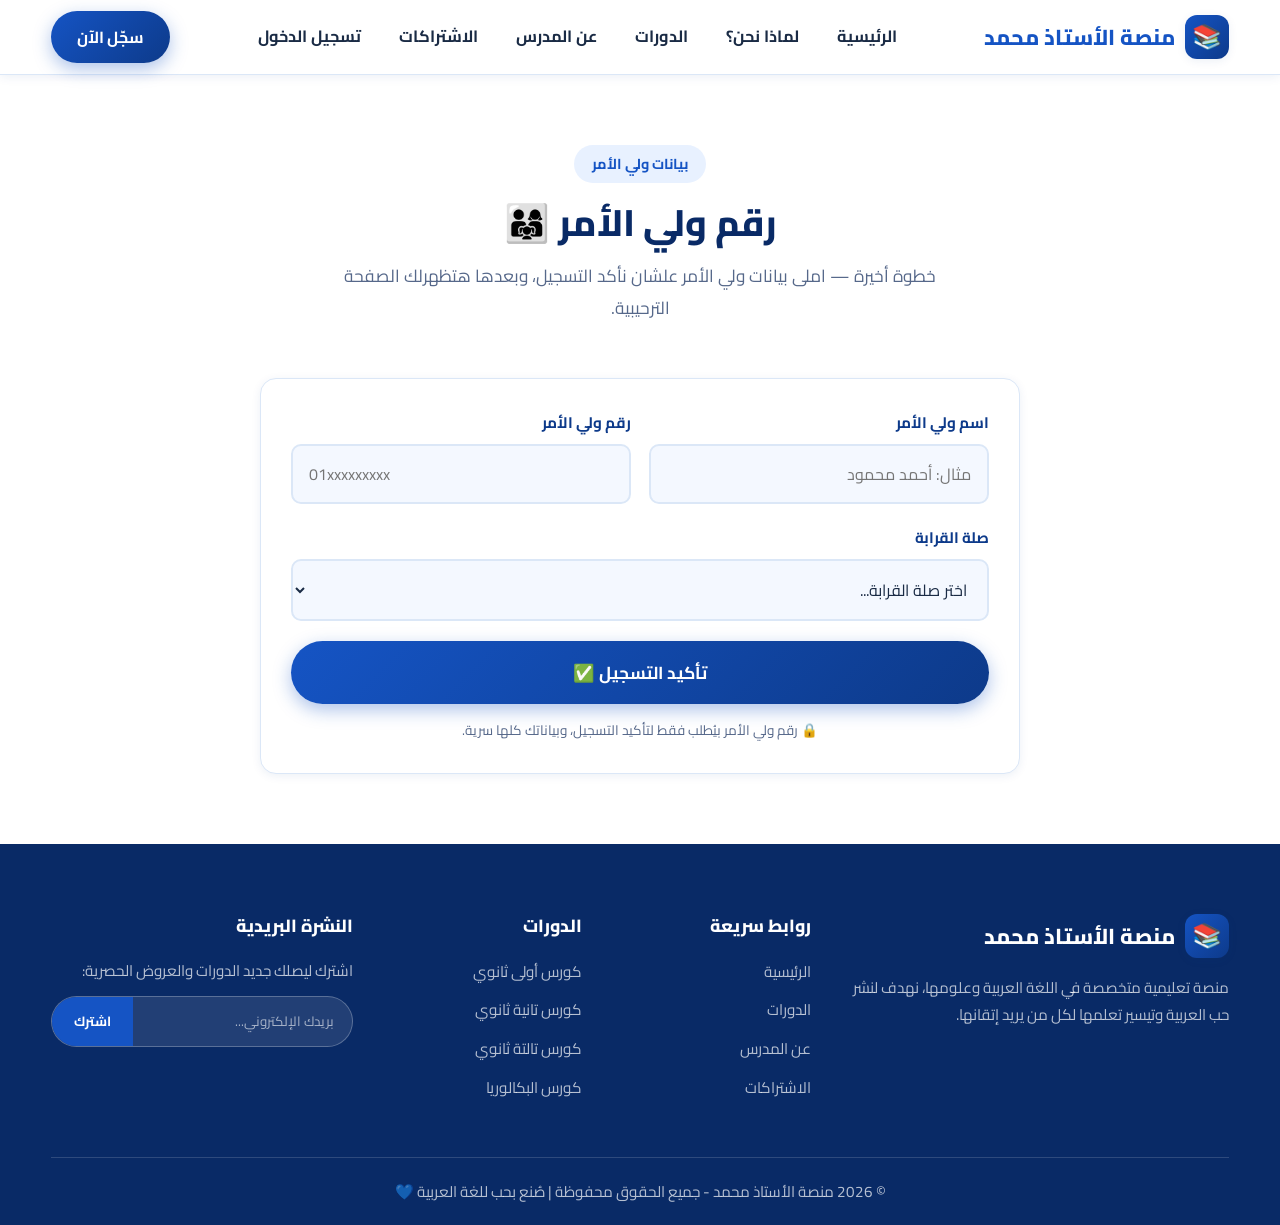
<file: guardian.html>
<!DOCTYPE html>
<html lang="ar" dir="rtl">
<head>
  <meta charset="UTF-8" />
  <meta name="viewport" content="width=device-width, initial-scale=1.0" />
  <meta name="description" content="أدخل رقم ولي الأمر لتأكيد تسجيلك في منصة الأستاذ محمد" />
  <title>بيانات ولي الأمر | منصة الأستاذ محمد</title>

  <link rel="preconnect" href="https://fonts.googleapis.com" />
  <link rel="preconnect" href="https://fonts.gstatic.com" crossorigin />
  <link href="https://fonts.googleapis.com/css2?family=Cairo:wght@400;600;700;800;900&display=swap" rel="stylesheet" />
  <link rel="stylesheet" href="css/style.css" />
  <link rel="icon" href="data:image/svg+xml,<svg xmlns='http://www.w3.org/2000/svg' viewBox='0 0 100 100'><text y='.9em' font-size='90'>📚</text></svg>" />

  <!-- ===================== SEO ===================== -->
  <meta name="robots" content="noindex, follow" />
  <meta name="theme-color" content="#1554c4" />
  <link rel="canonical" href="https://manasa-mohamed.com/login.html" />
</head>
<body>

  <!-- ===================== شريط التنقل ===================== -->
  <nav class="navbar">
    <div class="container">
      <a href="index.html" class="logo">
        <span class="logo-icon">📚</span>
        <span>منصة الأستاذ محمد</span>
      </a>

      <ul class="nav-links">
        <li><a href="index.html#home">الرئيسية</a></li>
        <li><a href="index.html#features">لماذا نحن؟</a></li>
        <li><a href="courses.html">الدورات</a></li>
        <li><a href="index.html#teacher">عن المدرس</a></li>
        <li><a href="index.html#pricing">الاشتراكات</a></li>
        <li><a href="login.html">تسجيل الدخول</a></li>
      </ul>

      <div class="nav-actions">
        <a href="login.html" class="btn btn-primary">سجّل الآن</a>
        <button class="menu-toggle" aria-label="القائمة">☰</button>
      </div>
    </div>
  </nav>

  <!-- ===================== بيانات ولي الأمر ===================== -->
  <section class="section auth-section" id="guardian">
    <div class="container">
      <div class="section-head reveal">
        <span class="section-tag">بيانات ولي الأمر</span>
        <h2>رقم ولي الأمر 👨‍👩‍👧</h2>
        <p>خطوة أخيرة — املى بيانات ولي الأمر علشان نأكد التسجيل، وبعدها هتظهرلك الصفحة الترحيبية.</p>
      </div>

      <div class="auth-card card-panel reveal">
        <form id="guardian-form" novalidate>
          <div class="form-row">
            <div class="form-group">
              <label for="guardian-name">اسم ولي الأمر</label>
              <input type="text" id="guardian-name" placeholder="مثال: أحمد محمود" />
            </div>
            <div class="form-group">
              <label for="guardian-phone">رقم ولي الأمر</label>
              <input type="tel" id="guardian-phone" placeholder="01xxxxxxxxx" />
            </div>
          </div>

          <div class="form-group">
            <label for="guardian-relation">صلة القرابة</label>
            <select id="guardian-relation">
              <option value="">اختر صلة القرابة...</option>
              <option value="الأب">الأب</option>
              <option value="الأم">الأم</option>
              <option value="الأخ">الأخ</option>
              <option value="الأخت">الأخت</option>
              <option value="جد / جدة">جد / جدة</option>
              <option value="أخرى">أخرى</option>
            </select>
          </div>

          <button type="submit" class="btn btn-primary btn-lg" style="width: 100%;">تأكيد التسجيل ✅</button>
          <p class="auth-note">🔒 رقم ولي الأمر بيُطلب فقط لتأكيد التسجيل، وبياناتك كلها سرية.</p>
        </form>
      </div>
    </div>
  </section>

  <!-- ===================== الفوتر ===================== -->
  <footer class="footer">
    <div class="container">
      <div class="footer-grid">
        <div>
          <a href="index.html" class="logo">
            <span class="logo-icon">📚</span>
            <span>منصة الأستاذ محمد</span>
          </a>
          <p>منصة تعليمية متخصصة في اللغة العربية وعلومها، نهدف لنشر حب العربية وتيسير تعلمها لكل من يريد إتقانها.</p>
        </div>
        <div>
          <h4>روابط سريعة</h4>
          <ul class="footer-links">
            <li><a href="index.html#home">الرئيسية</a></li>
            <li><a href="courses.html">الدورات</a></li>
            <li><a href="index.html#teacher">عن المدرس</a></li>
            <li><a href="index.html#pricing">الاشتراكات</a></li>
          </ul>
        </div>
        <div>
          <h4>الدورات</h4>
          <ul class="footer-links">
            <li><a href="courses.html">كورس أولى ثانوي</a></li>
            <li><a href="courses.html">كورس تانية ثانوي</a></li>
            <li><a href="courses.html">كورس تالتة ثانوي</a></li>
            <li><a href="courses.html">كورس البكالوريا</a></li>
          </ul>
        </div>
        <div>
          <h4>النشرة البريدية</h4>
          <p>اشترك ليصلك جديد الدورات والعروض الحصرية:</p>
          <form class="newsletter-box">
            <input type="email" placeholder="بريدك الإلكتروني..." />
            <button type="submit">اشترك</button>
          </form>
        </div>
      </div>
      <div class="footer-bottom">
        <p>© 2026 منصة الأستاذ محمد - جميع الحقوق محفوظة | صُنع بحب للغة العربية 💙</p>
      </div>
    </div>
  </footer>

  <!-- زر العودة للأعلى -->
  <button class="back-to-top" aria-label="العودة للأعلى">↑</button>

  <script src="js/auth.js"></script>
  <script src="js/main.js"></script>
</body>
</html>
</file>
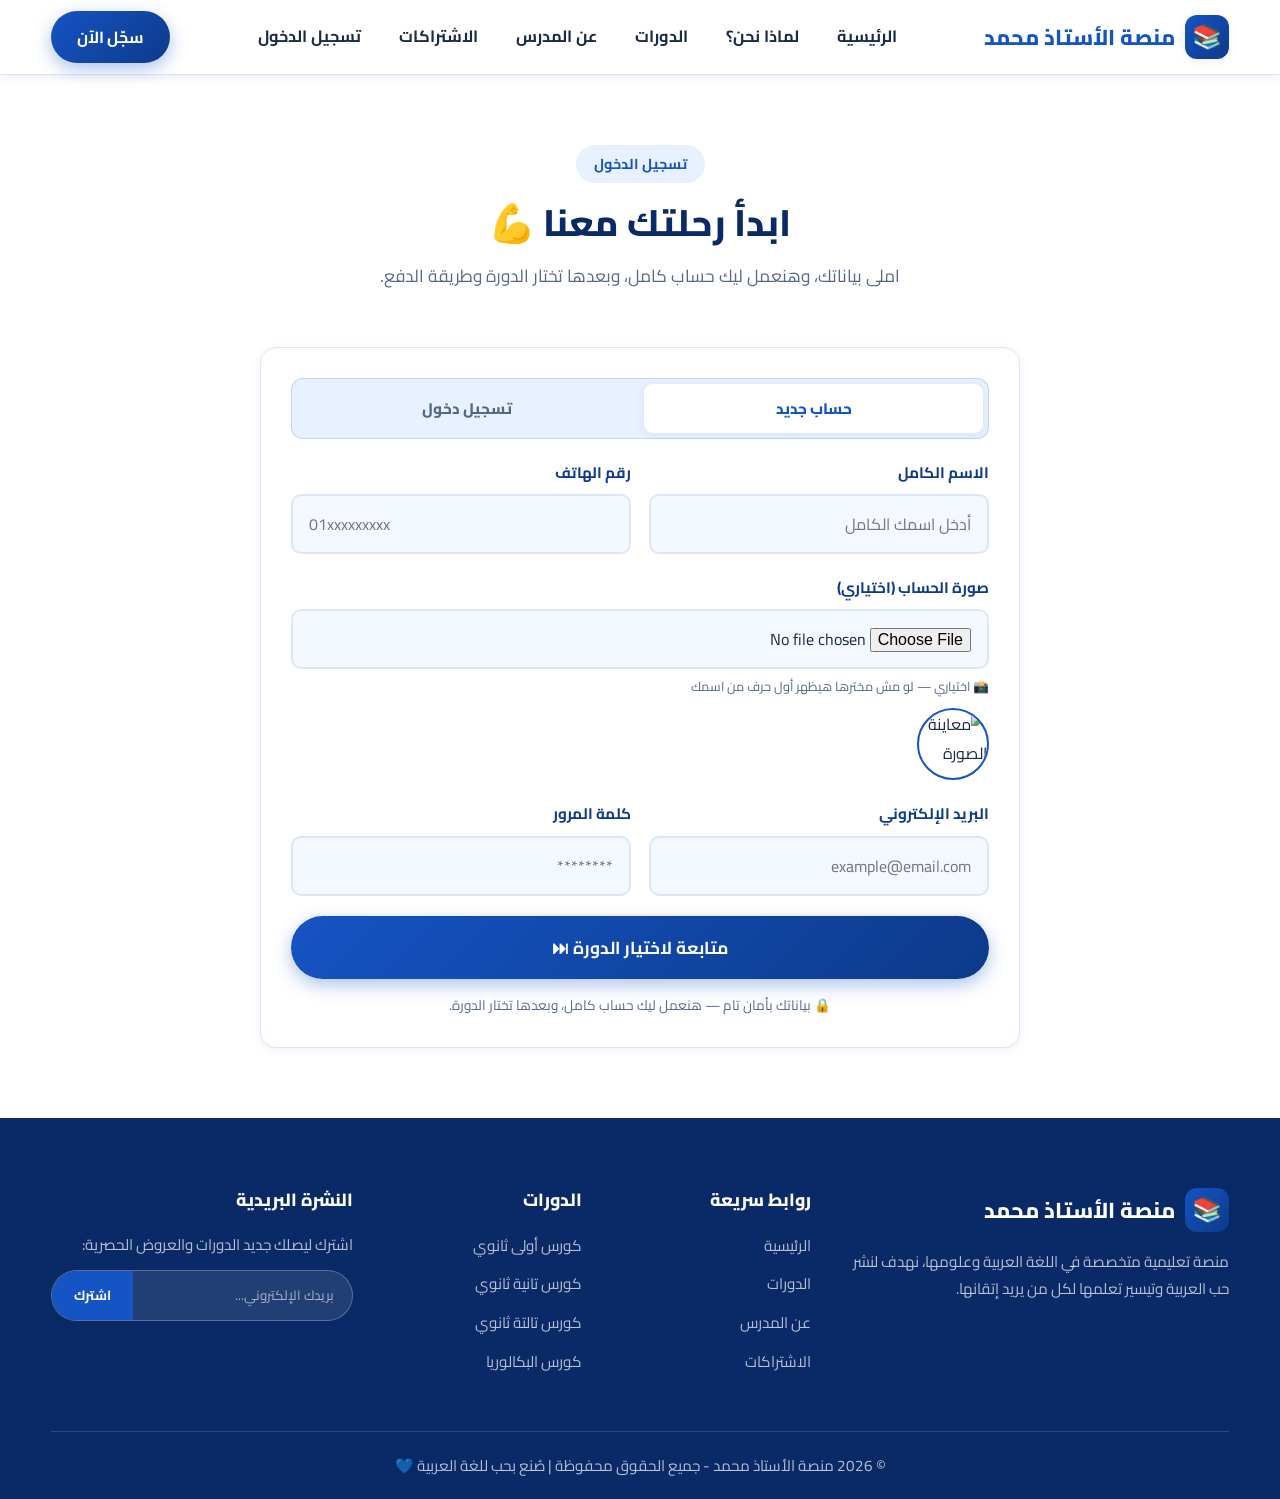
<file: login.html>
<!DOCTYPE html>
<html lang="ar" dir="rtl">
<head>
  <meta charset="UTF-8" />
  <meta name="viewport" content="width=device-width, initial-scale=1.0" />
  <meta name="description" content="سجّل بياناتك واشترك في كورسات منصة الأستاذ محمد - أولى وتانية وتالتة ثانوي وبكالوريا" />
  <title>تسجيل الدخول | منصة الأستاذ محمد</title>

  <link rel="preconnect" href="https://fonts.googleapis.com" />
  <link rel="preconnect" href="https://fonts.gstatic.com" crossorigin />
  <link href="https://fonts.googleapis.com/css2?family=Cairo:wght@400;600;700;800;900&display=swap" rel="stylesheet" />
  <link rel="stylesheet" href="css/style.css" />
  <link rel="icon" href="data:image/svg+xml,<svg xmlns='http://www.w3.org/2000/svg' viewBox='0 0 100 100'><text y='.9em' font-size='90'>📚</text></svg>" />

  <!-- ===================== SEO ===================== -->
  <meta name="author" content="منصة الأستاذ محمد" />
  <meta name="robots" content="index, follow" />
  <meta name="theme-color" content="#1554c4" />
  <link rel="canonical" href="https://manasa-mohamed.com/login.html" />

  <!-- Open Graph -->
  <meta property="og:type" content="website" />
  <meta property="og:site_name" content="منصة الأستاذ محمد" />
  <meta property="og:locale" content="ar_EG" />
  <meta property="og:title" content="تسجيل الدخول | منصة الأستاذ محمد" />
  <meta property="og:description" content="أنشئ حسابك في منصة الأستاذ محمد واختر دورتك وطريقة الدفع لبدء رحلتك في تعلم اللغة العربية." />
  <meta property="og:url" content="https://manasa-mohamed.com/login.html" />
  <meta property="og:image" content="https://manasa-mohamed.com/assets/og-cover.png" />

  <!-- Twitter -->
  <meta name="twitter:card" content="summary_large_image" />
  <meta name="twitter:title" content="تسجيل الدخول | منصة الأستاذ محمد" />
  <meta name="twitter:description" content="أنشئ حسابك في منصة الأستاذ محمد واختر دورتك وطريقة الدفع لبدء رحلتك في تعلم اللغة العربية." />
  <meta name="twitter:image" content="https://manasa-mohamed.com/assets/og-cover.png" />

  <!-- بيانات منظمة -->
  <script type="application/ld+json">
  {
    "@context": "https://schema.org",
    "@type": "WebPage",
    "name": "تسجيل الدخول - منصة الأستاذ محمد",
    "url": "https://manasa-mohamed.com/login.html",
    "inLanguage": "ar",
    "isPartOf": { "@type": "WebSite", "name": "منصة الأستاذ محمد", "url": "https://manasa-mohamed.com/" }
  }
  </script>
</head>
<body>

  <!-- ===================== شريط التنقل ===================== -->
  <nav class="navbar">
    <div class="container">
      <a href="index.html" class="logo">
        <span class="logo-icon">📚</span>
        <span>منصة الأستاذ محمد</span>
      </a>

      <ul class="nav-links">
        <li><a href="index.html#home">الرئيسية</a></li>
        <li><a href="index.html#features">لماذا نحن؟</a></li>
        <li><a href="courses.html">الدورات</a></li>
        <li><a href="index.html#teacher">عن المدرس</a></li>
        <li><a href="index.html#pricing">الاشتراكات</a></li>
        <li><a href="login.html">تسجيل الدخول</a></li>
      </ul>

      <div class="nav-actions">
        <a href="login.html" class="btn btn-primary">سجّل الآن</a>
        <button class="menu-toggle" aria-label="القائمة">☰</button>
      </div>
    </div>
  </nav>

  <!-- ===================== تسجيل الدخول ===================== -->
  <section class="section auth-section" id="login">
    <div class="container">
      <div class="section-head reveal">
        <span class="section-tag">تسجيل الدخول</span>
        <h2>ابدأ رحلتك معنا 💪</h2>
        <p>املى بياناتك، وهنعمل ليك حساب كامل، وبعدها تختار الدورة وطريقة الدفع.</p>
      </div>

      <div class="auth-card card-panel reveal">
        <form id="login-form" novalidate>
          <div class="auth-tabs" role="tablist">
            <button type="button" class="auth-tab active" data-mode="register">حساب جديد</button>
            <button type="button" class="auth-tab" data-mode="login">تسجيل دخول</button>
          </div>

          <!-- حقول الحساب الجديد فقط: اسم / هاتف / صورة -->
          <div class="register-only-fields">
            <div class="form-row">
              <div class="form-group">
                <label for="login-name">الاسم الكامل</label>
                <input type="text" id="login-name" placeholder="أدخل اسمك الكامل" />
              </div>
              <div class="form-group">
                <label for="login-phone">رقم الهاتف</label>
                <input type="tel" id="login-phone" placeholder="01xxxxxxxxx" />
              </div>
            </div>

            <div class="form-group">
              <label for="login-avatar">صورة الحساب (اختياري)</label>
              <input type="file" id="login-avatar" accept="image/*" />
              <span class="avatar-hint" id="avatar-hint-text">📸 اختياري — لو مش مخترها هيظهر أول حرف من اسمك</span>
              <img id="avatar-preview" class="avatar-preview" alt="معاينة الصورة" hidden />
            </div>
          </div>

          <div class="form-row">
            <div class="form-group">
              <label for="login-email">البريد الإلكتروني</label>
              <input type="email" id="login-email" placeholder="example@email.com" />
            </div>
            <div class="form-group">
              <label for="login-pass">كلمة المرور</label>
              <input type="password" id="login-pass" placeholder="********" />
            </div>
          </div>

          <button type="submit" class="btn btn-primary btn-lg" style="width: 100%;">متابعة لاختيار الدورة ⏭</button>
          <p class="auth-note">🔒 بياناتك بأمان تام — هنعمل ليك حساب كامل، وبعدها تختار الدورة.</p>
        </form>
      </div>
    </div>
  </section>

  <!-- ===================== الفوتر ===================== -->
  <footer class="footer">
    <div class="container">
      <div class="footer-grid">
        <div>
          <a href="index.html" class="logo">
            <span class="logo-icon">📚</span>
            <span>منصة الأستاذ محمد</span>
          </a>
          <p>منصة تعليمية متخصصة في اللغة العربية وعلومها، نهدف لنشر حب العربية وتيسير تعلمها لكل من يريد إتقانها.</p>
        </div>
        <div>
          <h4>روابط سريعة</h4>
          <ul class="footer-links">
            <li><a href="index.html#home">الرئيسية</a></li>
            <li><a href="courses.html">الدورات</a></li>
            <li><a href="index.html#teacher">عن المدرس</a></li>
            <li><a href="index.html#pricing">الاشتراكات</a></li>
          </ul>
        </div>
        <div>
          <h4>الدورات</h4>
          <ul class="footer-links">
            <li><a href="courses.html">كورس أولى ثانوي</a></li>
            <li><a href="courses.html">كورس تانية ثانوي</a></li>
            <li><a href="courses.html">كورس تالتة ثانوي</a></li>
            <li><a href="courses.html">كورس البكالوريا</a></li>
          </ul>
        </div>
        <div>
          <h4>النشرة البريدية</h4>
          <p>اشترك ليصلك جديد الدورات والعروض الحصرية:</p>
          <form class="newsletter-box">
            <input type="email" placeholder="بريدك الإلكتروني..." />
            <button type="submit">اشترك</button>
          </form>
        </div>
      </div>
      <div class="footer-bottom">
        <p>© 2026 منصة الأستاذ محمد - جميع الحقوق محفوظة | صُنع بحب للغة العربية 💙</p>
      </div>
    </div>
  </footer>

  <!-- زر العودة للأعلى -->
  <button class="back-to-top" aria-label="العودة للأعلى">↑</button>

  <script src="js/auth.js"></script>
  <script src="js/main.js"></script>
</body>
</html>
</file>
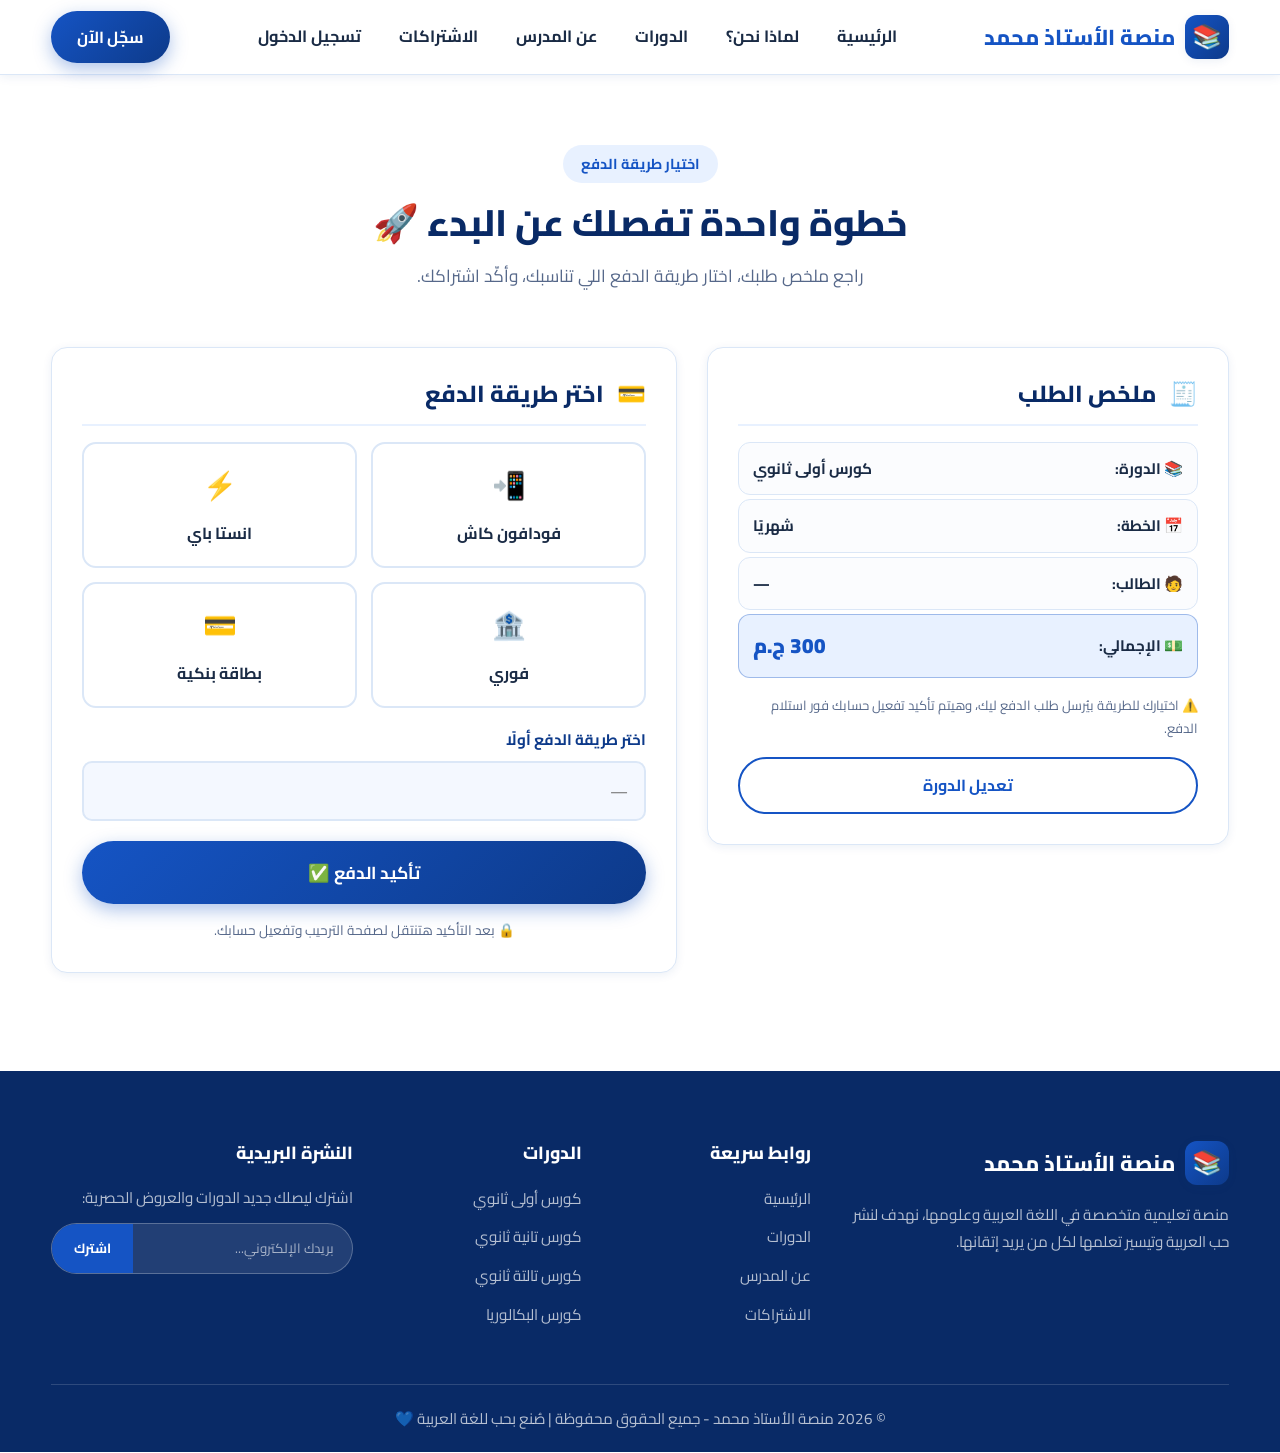
<file: payment-method.html>
<!DOCTYPE html>
<html lang="ar" dir="rtl">
<head>
  <meta charset="UTF-8" />
  <meta name="viewport" content="width=device-width, initial-scale=1.0" />
  <meta name="description" content="اختر طريقة الدفع المناسبة لك في منصة الأستاذ محمد - بطاقة بنكية، فودافون كاش، فوري، انستا باي" />
  <title>اختيار طريقة الدفع | منصة الأستاذ محمد</title>

  <link rel="preconnect" href="https://fonts.googleapis.com" />
  <link rel="preconnect" href="https://fonts.gstatic.com" crossorigin />
  <link href="https://fonts.googleapis.com/css2?family=Cairo:wght@400;600;700;800;900&display=swap" rel="stylesheet" />
  <link rel="stylesheet" href="css/style.css" />
  <link rel="icon" href="data:image/svg+xml,<svg xmlns='http://www.w3.org/2000/svg' viewBox='0 0 100 100'><text y='.9em' font-size='90'>📚</text></svg>" />

  <!-- ===================== SEO ===================== -->
  <meta name="author" content="منصة الأستاذ محمد" />
  <meta name="robots" content="index, follow" />
  <meta name="theme-color" content="#1554c4" />
  <link rel="canonical" href="https://manasa-mohamed.com/payment-method.html" />

  <!-- Open Graph -->
  <meta property="og:type" content="website" />
  <meta property="og:site_name" content="منصة الأستاذ محمد" />
  <meta property="og:locale" content="ar_EG" />
  <meta property="og:title" content="اختيار طريقة الدفع | منصة الأستاذ محمد" />
  <meta property="og:description" content="اختر طريقة الدفع المناسبة: بطاقة بنكية، فودافون كاش، فوري، أو انستا باي." />
  <meta property="og:url" content="https://manasa-mohamed.com/payment-method.html" />
  <meta property="og:image" content="https://manasa-mohamed.com/assets/og-cover.png" />

  <!-- Twitter -->
  <meta name="twitter:card" content="summary_large_image" />
  <meta name="twitter:title" content="اختيار طريقة الدفع | منصة الأستاذ محمد" />
  <meta name="twitter:description" content="اختر طريقة الدفع المناسبة: بطاقة بنكية، فودافون كاش، فوري، أو انستا باي." />
  <meta name="twitter:image" content="https://manasa-mohamed.com/assets/og-cover.png" />

  <!-- بيانات منظمة -->
  <script type="application/ld+json">
  {
    "@context": "https://schema.org",
    "@type": "WebPage",
    "name": "اختيار طريقة الدفع - منصة الأستاذ محمد",
    "url": "https://manasa-mohamed.com/payment-method.html",
    "inLanguage": "ar",
    "isPartOf": { "@type": "WebSite", "name": "منصة الأستاذ محمد", "url": "https://manasa-mohamed.com/" }
  }
  </script>
</head>
<body>

  <!-- ===================== شريط التنقل ===================== -->
  <nav class="navbar">
    <div class="container">
      <a href="index.html" class="logo">
        <span class="logo-icon">📚</span>
        <span>منصة الأستاذ محمد</span>
      </a>

      <ul class="nav-links">
        <li><a href="index.html#home">الرئيسية</a></li>
        <li><a href="index.html#features">لماذا نحن؟</a></li>
        <li><a href="courses.html">الدورات</a></li>
        <li><a href="index.html#teacher">عن المدرس</a></li>
        <li><a href="index.html#pricing">الاشتراكات</a></li>
        <li><a href="login.html">تسجيل الدخول</a></li>
      </ul>

      <div class="nav-actions">
        <a href="login.html" class="btn btn-primary">سجّل الآن</a>
        <button class="menu-toggle" aria-label="القائمة">☰</button>
      </div>
    </div>
  </nav>

  <!-- ===================== اختيار طريقة الدفع ===================== -->
  <section class="section pay-section" id="payment-method">
    <div class="container" id="pay-method-app">
      <div class="section-head reveal">
        <span class="section-tag">اختيار طريقة الدفع</span>
        <h2>خطوة واحدة تفصلك عن البدء 🚀</h2>
        <p>راجع ملخص طلبك، اختار طريقة الدفع اللي تناسبك، وأكّد اشتراكك.</p>
      </div>

      <div class="pay-grid">

        <!-- ملخص الطلب -->
        <div class="card-panel reveal">
          <h2><span class="icon">🧾</span> ملخص الطلب</h2>
          <div class="summary-list">
            <div class="summary-row"><b>📚 الدورة:</b><span id="order-course">كورس أولى ثانوي</span></div>
            <div class="summary-row"><b>📅 الخطة:</b><span id="order-plan">شهريًا</span></div>
            <div class="summary-row"><b>🧑 الطالب:</b><span id="order-name">—</span></div>
            <div class="summary-row summary-total"><b>💵 الإجمالي:</b><span id="order-price">300 ج.م</span></div>
          </div>
          <p class="summary-note">
            ⚠️ اختيارك للطريقة بيُرسل طلب الدفع ليك، وهيتم تأكيد تفعيل حسابك فور استلام الدفع.
          </p>
          <a href="select-course.html" class="btn btn-outline" style="width: 100%;">تعديل الدورة</a>
        </div>

        <!-- طريقة الدفع -->
        <div class="card-panel reveal">
          <h2><span class="icon">💳</span> اختر طريقة الدفع</h2>

          <div class="pay-methods">
            <label class="pay-method" data-label="أدخل رقم محفظة فودافون كاش" data-name="فودافون كاش">
              <input type="radio" name="pay-method" value="vodafone" />
              <span class="method-body"><span class="method-icon">📲</span><b>فودافون كاش</b></span>
            </label>
            <label class="pay-method" data-label="أدخل رقم محفظة انستا باي" data-name="انستا باي">
              <input type="radio" name="pay-method" value="instapay" />
              <span class="method-body"><span class="method-icon">⚡</span><b>انستا باي</b></span>
            </label>
            <label class="pay-method" data-label="أدخل رقم كود خدمة فوري" data-name="فوري">
              <input type="radio" name="pay-method" value="fawry" />
              <span class="method-body"><span class="method-icon">🏦</span><b>فوري</b></span>
            </label>
            <label class="pay-method" data-label="أدخل رقم البطاقة البنكية (16 رقم)" data-name="بطاقة بنكية">
              <input type="radio" name="pay-method" value="card" />
              <span class="method-body"><span class="method-icon">💳</span><b>بطاقة بنكية</b></span>
            </label>
          </div>

          <div class="form-group" style="margin-top: 18px;">
            <label id="pay-detail-label">اختر طريقة الدفع أولًا</label>
            <input type="text" id="pay-detail" placeholder="—" disabled />
          </div>

          <button type="button" class="btn btn-primary btn-lg" style="width: 100%;" id="confirm-payment">تأكيد الدفع ✅</button>
          <p class="auth-note">🔒 بعد التأكيد هتنتقل لصفحة الترحيب وتفعيل حسابك.</p>
        </div>

      </div>
    </div>
  </section>

  <!-- ===================== الفوتر ===================== -->
  <footer class="footer">
    <div class="container">
      <div class="footer-grid">
        <div>
          <a href="index.html" class="logo">
            <span class="logo-icon">📚</span>
            <span>منصة الأستاذ محمد</span>
          </a>
          <p>منصة تعليمية متخصصة في اللغة العربية وعلومها، نهدف لنشر حب العربية وتيسير تعلمها لكل من يريد إتقانها.</p>
        </div>
        <div>
          <h4>روابط سريعة</h4>
          <ul class="footer-links">
            <li><a href="index.html#home">الرئيسية</a></li>
            <li><a href="courses.html">الدورات</a></li>
            <li><a href="index.html#teacher">عن المدرس</a></li>
            <li><a href="index.html#pricing">الاشتراكات</a></li>
          </ul>
        </div>
        <div>
          <h4>الدورات</h4>
          <ul class="footer-links">
            <li><a href="courses.html">كورس أولى ثانوي</a></li>
            <li><a href="courses.html">كورس تانية ثانوي</a></li>
            <li><a href="courses.html">كورس تالتة ثانوي</a></li>
            <li><a href="courses.html">كورس البكالوريا</a></li>
          </ul>
        </div>
        <div>
          <h4>النشرة البريدية</h4>
          <p>اشترك ليصلك جديد الدورات والعروض الحصرية:</p>
          <form class="newsletter-box">
            <input type="email" placeholder="بريدك الإلكتروني..." />
            <button type="submit">اشترك</button>
          </form>
        </div>
      </div>
      <div class="footer-bottom">
        <p>© 2026 منصة الأستاذ محمد - جميع الحقوق محفوظة | صُنع بحب للغة العربية 💙</p>
      </div>
    </div>
  </footer>

  <!-- زر العودة للأعلى -->
  <button class="back-to-top" aria-label="العودة للأعلى">↑</button>

  <script src="js/auth.js"></script>
  <script src="js/main.js"></script>
</body>
</html>
</file>
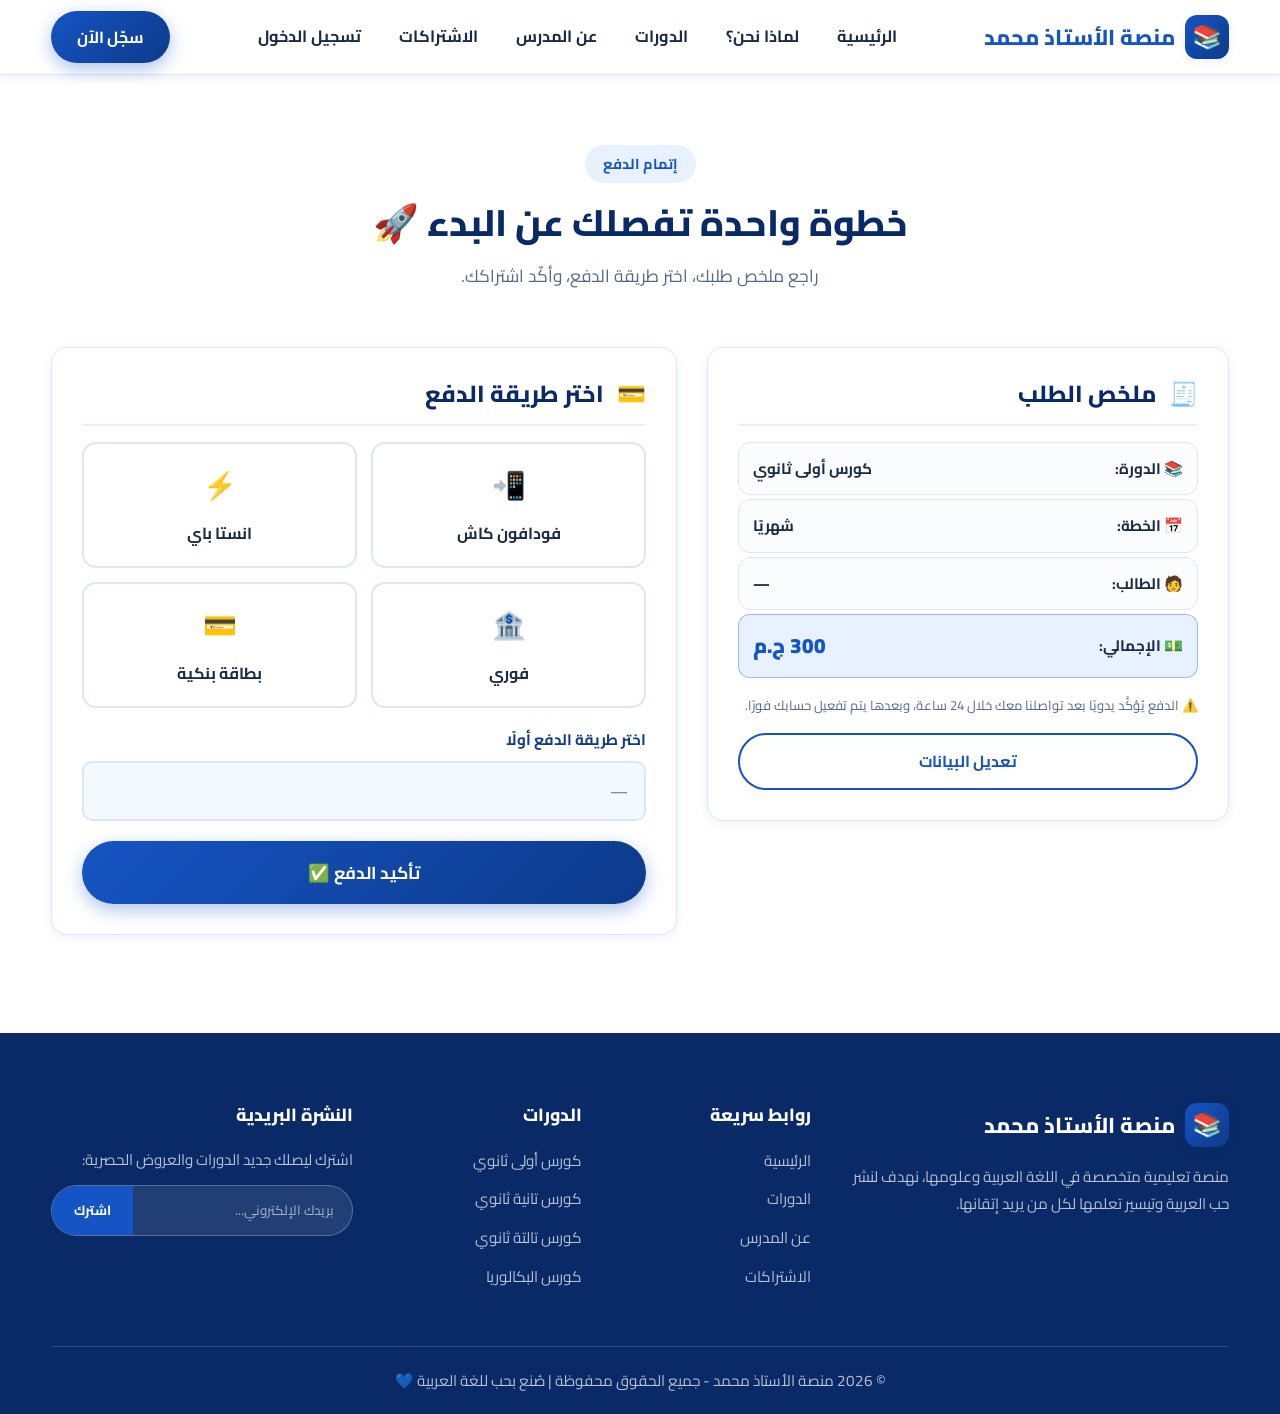
<file: payment.html>
<!DOCTYPE html>
<html lang="ar" dir="rtl">
<head>
  <meta charset="UTF-8" />
  <meta name="viewport" content="width=device-width, initial-scale=1.0" />
  <meta name="description" content="إتمام الدفع والاشتراك في كورسات منصة الأستاذ محمد" />
  <title>إتمام الدفع | منصة الأستاذ محمد</title>

  <link rel="preconnect" href="https://fonts.googleapis.com" />
  <link rel="preconnect" href="https://fonts.gstatic.com" crossorigin />
  <link href="https://fonts.googleapis.com/css2?family=Cairo:wght@400;600;700;800;900&display=swap" rel="stylesheet" />
  <link rel="stylesheet" href="css/style.css" />
  <link rel="icon" href="data:image/svg+xml,<svg xmlns='http://www.w3.org/2000/svg' viewBox='0 0 100 100'><text y='.9em' font-size='90'>💳</text></svg>" />

  <!-- ===================== SEO ===================== -->
  <meta name="robots" content="noindex, follow" />
  <meta name="theme-color" content="#1554c4" />
  <link rel="canonical" href="https://manasa-mohamed.com/payment-method.html" />
</head>
<body>

  <!-- ===================== شريط التنقل ===================== -->
  <nav class="navbar">
    <div class="container">
      <a href="index.html" class="logo">
        <span class="logo-icon">📚</span>
        <span>منصة الأستاذ محمد</span>
      </a>

      <ul class="nav-links">
        <li><a href="index.html#home">الرئيسية</a></li>
        <li><a href="index.html#features">لماذا نحن؟</a></li>
        <li><a href="courses.html">الدورات</a></li>
        <li><a href="index.html#teacher">عن المدرس</a></li>
        <li><a href="index.html#pricing">الاشتراكات</a></li>
        <li><a href="login.html">تسجيل الدخول</a></li>
      </ul>

      <div class="nav-actions">
        <a href="login.html" class="btn btn-primary">سجّل الآن</a>
        <button class="menu-toggle" aria-label="القائمة">☰</button>
      </div>
    </div>
  </nav>

  <!-- ===================== إتمام الدفع ===================== -->
  <section class="section pay-section" id="payment">
    <div class="container" id="payment-app">
      <div class="section-head reveal">
        <span class="section-tag">إتمام الدفع</span>
        <h2>خطوة واحدة تفصلك عن البدء 🚀</h2>
        <p>راجع ملخص طلبك، اختر طريقة الدفع، وأكّد اشتراكك.</p>
      </div>

      <div class="pay-grid">

        <!-- ملخص الطلب -->
        <div class="card-panel reveal">
          <h2><span class="icon">🧾</span> ملخص الطلب</h2>
          <div class="summary-list">
            <div class="summary-row"><b>📚 الدورة:</b><span id="order-course">كورس أولى ثانوي</span></div>
            <div class="summary-row"><b>📅 الخطة:</b><span id="order-plan">شهريًا</span></div>
            <div class="summary-row"><b>🧑 الطالب:</b><span id="order-name">—</span></div>
            <div class="summary-row summary-total"><b>💵 الإجمالي:</b><span id="order-price">300 ج.م</span></div>
          </div>
          <p class="summary-note">
            ⚠️ الدفع يُؤكَّد يدويًا بعد تواصلنا معك خلال 24 ساعة، وبعدها يتم تفعيل حسابك فورًا.
          </p>
          <a href="login.html" class="btn btn-outline" style="width: 100%;">تعديل البيانات</a>
        </div>

        <!-- طريقة الدفع -->
        <div class="card-panel reveal">
          <h2><span class="icon">💳</span> اختر طريقة الدفع</h2>

          <div class="pay-methods">
            <label class="pay-method" data-label="أدخل رقم محفظة فودافون كاش">
              <input type="radio" name="pay-method" value="fawry" />
              <span class="method-body"><span class="method-icon">📲</span><b>فودافون كاش</b></span>
            </label>
            <label class="pay-method" data-label="أدخل رقم محفظة انستا باي">
              <input type="radio" name="pay-method" value="instapay" />
              <span class="method-body"><span class="method-icon">⚡</span><b>انستا باي</b></span>
            </label>
            <label class="pay-method" data-label="أدخل رقم كود خدمة فوري">
              <input type="radio" name="pay-method" value="fawry-bill" />
              <span class="method-body"><span class="method-icon">🏦</span><b>فوري</b></span>
            </label>
            <label class="pay-method" data-label="أدخل رقم البطاقة البنكية (16 رقم)">
              <input type="radio" name="pay-method" value="card" />
              <span class="method-body"><span class="method-icon">💳</span><b>بطاقة بنكية</b></span>
            </label>
          </div>

          <div class="form-group" style="margin-top: 18px;">
            <label id="pay-detail-label">اختر طريقة الدفع أولًا</label>
            <input type="text" id="pay-detail" placeholder="—" disabled />
          </div>

          <button type="button" class="btn btn-primary btn-lg" style="width: 100%;" id="confirm-payment">تأكيد الدفع ✅</button>

          <div class="success-box" id="payment-success">
            <div class="success-icon">🎉</div>
            <h3>تم استلام طلبك بنجاح!</h3>
            <p>هنتواصل معاك خلال 24 ساعة لتأكيد اشتراكك وتفعيل حسابك. شكرًا لثقتك في منصة الأستاذ محمد 💙</p>
            <a href="index.html" class="btn btn-primary">العودة للرئيسية</a>
          </div>
        </div>

      </div>
    </div>
  </section>

  <!-- ===================== الفوتر ===================== -->
  <footer class="footer">
    <div class="container">
      <div class="footer-grid">
        <div>
          <a href="index.html" class="logo">
            <span class="logo-icon">📚</span>
            <span>منصة الأستاذ محمد</span>
          </a>
          <p>منصة تعليمية متخصصة في اللغة العربية وعلومها، نهدف لنشر حب العربية وتيسير تعلمها لكل من يريد إتقانها.</p>
        </div>
        <div>
          <h4>روابط سريعة</h4>
          <ul class="footer-links">
            <li><a href="index.html#home">الرئيسية</a></li>
            <li><a href="courses.html">الدورات</a></li>
            <li><a href="index.html#teacher">عن المدرس</a></li>
            <li><a href="index.html#pricing">الاشتراكات</a></li>
          </ul>
        </div>
        <div>
          <h4>الدورات</h4>
          <ul class="footer-links">
            <li><a href="courses.html">كورس أولى ثانوي</a></li>
            <li><a href="courses.html">كورس تانية ثانوي</a></li>
            <li><a href="courses.html">كورس تالتة ثانوي</a></li>
            <li><a href="courses.html">كورس البكالوريا</a></li>
          </ul>
        </div>
        <div>
          <h4>النشرة البريدية</h4>
          <p>اشترك ليصلك جديد الدورات والعروض الحصرية:</p>
          <form class="newsletter-box">
            <input type="email" placeholder="بريدك الإلكتروني..." />
            <button type="submit">اشترك</button>
          </form>
        </div>
      </div>
      <div class="footer-bottom">
        <p>© 2026 منصة الأستاذ محمد - جميع الحقوق محفوظة | صُنع بحب للغة العربية 💙</p>
      </div>
    </div>
  </footer>

  <!-- زر العودة للأعلى -->
  <button class="back-to-top" aria-label="العودة للأعلى">↑</button>

  <script src="js/auth.js"></script>
  <script src="js/main.js"></script>
</body>
</html>
</file>
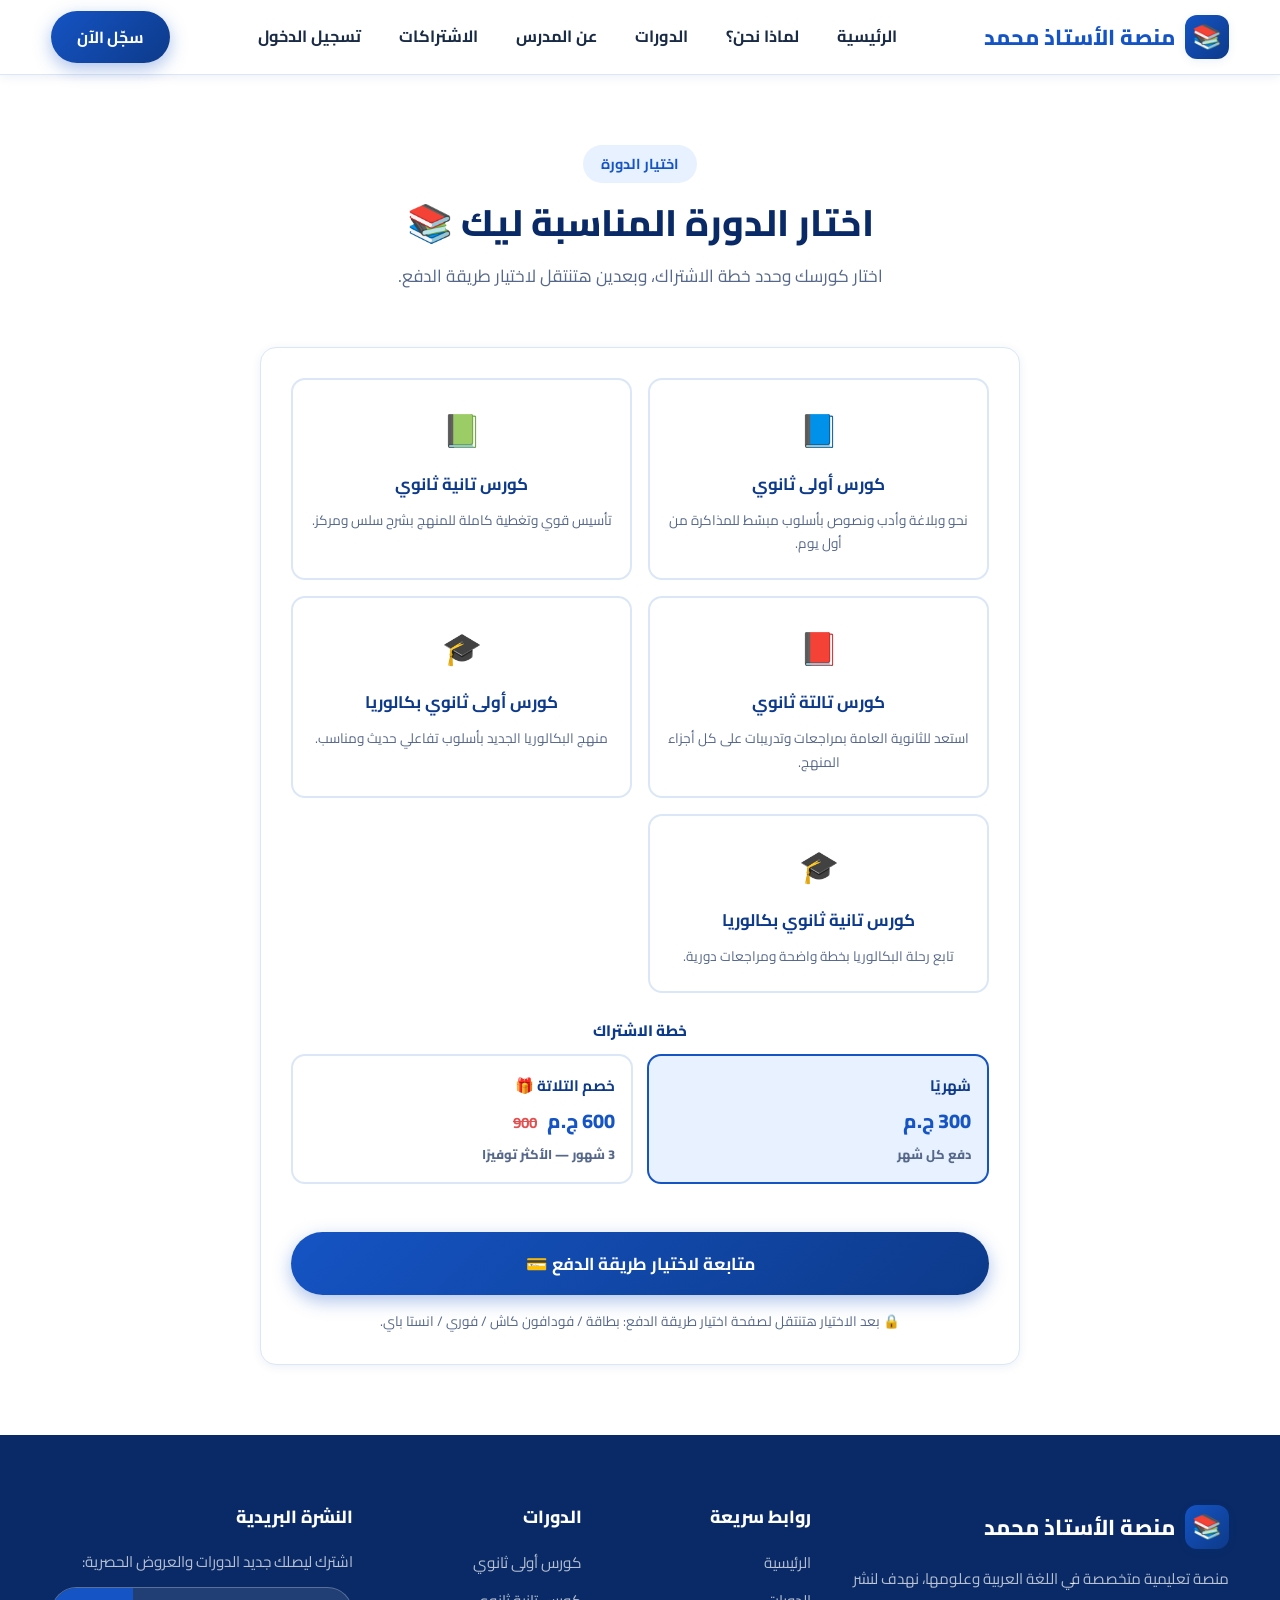
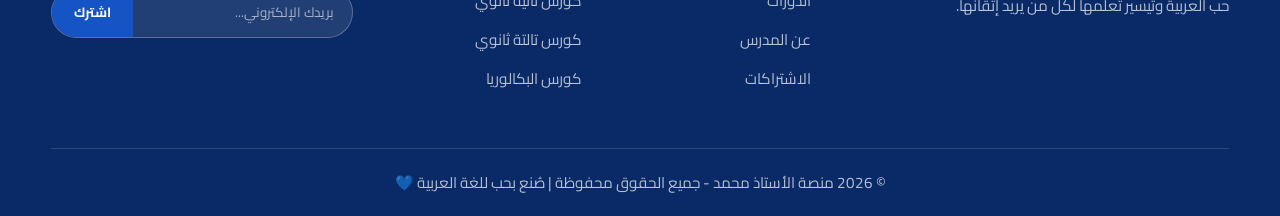
<file: select-course.html>
<!DOCTYPE html>
<html lang="ar" dir="rtl">
<head>
  <meta charset="UTF-8" />
  <meta name="viewport" content="width=device-width, initial-scale=1.0" />
  <meta name="description" content="اختر الدورة المناسبة لك في منصة الأستاذ محمد - أولى وتانية وتالتة ثانوي وبكالوريا" />
  <title>اختيار الدورة | منصة الأستاذ محمد</title>

  <link rel="preconnect" href="https://fonts.googleapis.com" />
  <link rel="preconnect" href="https://fonts.gstatic.com" crossorigin />
  <link href="https://fonts.googleapis.com/css2?family=Cairo:wght@400;600;700;800;900&display=swap" rel="stylesheet" />
  <link rel="stylesheet" href="css/style.css" />
  <link rel="icon" href="data:image/svg+xml,<svg xmlns='http://www.w3.org/2000/svg' viewBox='0 0 100 100'><text y='.9em' font-size='90'>📚</text></svg>" />

  <!-- ===================== SEO ===================== -->
  <meta name="author" content="منصة الأستاذ محمد" />
  <meta name="robots" content="index, follow" />
  <meta name="theme-color" content="#1554c4" />
  <link rel="canonical" href="https://manasa-mohamed.com/select-course.html" />

  <!-- Open Graph -->
  <meta property="og:type" content="website" />
  <meta property="og:site_name" content="منصة الأستاذ محمد" />
  <meta property="og:locale" content="ar_EG" />
  <meta property="og:title" content="اختيار الدورة | منصة الأستاذ محمد" />
  <meta property="og:description" content="اختر الدورة المناسبة لك: أولى وتانية وتالتة ثانوي ونظام البكالوريا، وحدد خطة اشتراكك." />
  <meta property="og:url" content="https://manasa-mohamed.com/select-course.html" />
  <meta property="og:image" content="https://manasa-mohamed.com/assets/og-cover.png" />

  <!-- Twitter -->
  <meta name="twitter:card" content="summary_large_image" />
  <meta name="twitter:title" content="اختيار الدورة | منصة الأستاذ محمد" />
  <meta name="twitter:description" content="اختر الدورة المناسبة لك: أولى وتانية وتالتة ثانوي ونظام البكالوريا، وحدد خطة اشتراكك." />
  <meta name="twitter:image" content="https://manasa-mohamed.com/assets/og-cover.png" />

  <!-- بيانات منظمة -->
  <script type="application/ld+json">
  {
    "@context": "https://schema.org",
    "@type": "WebPage",
    "name": "اختيار الدورة - منصة الأستاذ محمد",
    "url": "https://manasa-mohamed.com/select-course.html",
    "inLanguage": "ar",
    "isPartOf": { "@type": "WebSite", "name": "منصة الأستاذ محمد", "url": "https://manasa-mohamed.com/" }
  }
  </script>
</head>
<body>

  <!-- ===================== شريط التنقل ===================== -->
  <nav class="navbar">
    <div class="container">
      <a href="index.html" class="logo">
        <span class="logo-icon">📚</span>
        <span>منصة الأستاذ محمد</span>
      </a>

      <ul class="nav-links">
        <li><a href="index.html#home">الرئيسية</a></li>
        <li><a href="index.html#features">لماذا نحن؟</a></li>
        <li><a href="courses.html">الدورات</a></li>
        <li><a href="index.html#teacher">عن المدرس</a></li>
        <li><a href="index.html#pricing">الاشتراكات</a></li>
        <li><a href="login.html">تسجيل الدخول</a></li>
      </ul>

      <div class="nav-actions">
        <a href="login.html" class="btn btn-primary">سجّل الآن</a>
        <button class="menu-toggle" aria-label="القائمة">☰</button>
      </div>
    </div>
  </nav>

  <!-- ===================== اختيار الدورة ===================== -->
  <section class="section auth-section" id="select-course">
    <div class="container">
      <div class="section-head reveal">
        <span class="section-tag">اختيار الدورة</span>
        <h2>اختار الدورة المناسبة ليك 📚</h2>
        <p id="welcome-who" class="welcome-who"></p>
        <p>اختار كورسك وحدد خطة الاشتراك، وبعدين هتنتقل لاختيار طريقة الدفع.</p>
      </div>

      <div class="auth-card card-panel reveal" id="select-course-app">
        <div class="course-select-grid">
          <label class="course-option">
            <input type="radio" name="selected-course" value="كورس أولى ثانوي" />
            <span class="course-option-body">
              <span class="course-option-icon">📘</span>
              <b>كورس أولى ثانوي</b>
              <small>نحو وبلاغة وأدب ونصوص بأسلوب مبسّط للمذاكرة من أول يوم.</small>
            </span>
          </label>

          <label class="course-option">
            <input type="radio" name="selected-course" value="كورس تانية ثانوي" />
            <span class="course-option-body">
              <span class="course-option-icon">📗</span>
              <b>كورس تانية ثانوي</b>
              <small>تأسيس قوي وتغطية كاملة للمنهج بشرح سلس ومركز.</small>
            </span>
          </label>

          <label class="course-option">
            <input type="radio" name="selected-course" value="كورس تالتة ثانوي" />
            <span class="course-option-body">
              <span class="course-option-icon">📕</span>
              <b>كورس تالتة ثانوي</b>
              <small>استعد للثانوية العامة بمراجعات وتدريبات على كل أجزاء المنهج.</small>
            </span>
          </label>

          <label class="course-option">
            <input type="radio" name="selected-course" value="كورس أولى ثانوي بكالوريا" />
            <span class="course-option-body">
              <span class="course-option-icon">🎓</span>
              <b>كورس أولى ثانوي بكالوريا</b>
              <small>منهج البكالوريا الجديد بأسلوب تفاعلي حديث ومناسب.</small>
            </span>
          </label>

          <label class="course-option">
            <input type="radio" name="selected-course" value="كورس تانية ثانوي بكالوريا" />
            <span class="course-option-body">
              <span class="course-option-icon">🎓</span>
              <b>كورس تانية ثانوي بكالوريا</b>
              <small>تابع رحلة البكالوريا بخطة واضحة ومراجعات دورية.</small>
            </span>
          </label>
        </div>

        <div class="form-group plan-block">
          <label>خطة الاشتراك</label>
          <div class="plan-pills">
            <label class="plan-pill">
              <input type="radio" name="plan" value="monthly" checked />
              <span class="pill-body">
                <b>شهريًا</b>
                <span class="pill-price">300 ج.م</span>
                <span class="pill-note">دفع كل شهر</span>
              </span>
            </label>
            <label class="plan-pill">
              <input type="radio" name="plan" value="quarter" />
              <span class="pill-body">
                <b>خصم التلاتة 🎁</b>
                <span class="pill-price">600 ج.م <del>900</del></span>
                <span class="pill-note">3 شهور — الأكثر توفيرًا</span>
              </span>
            </label>
          </div>
        </div>

        <button type="button" class="btn btn-primary btn-lg" id="continue-payment" style="width: 100%;">متابعة لاختيار طريقة الدفع 💳</button>
        <p class="auth-note">🔒 بعد الاختيار هتنتقل لصفحة اختيار طريقة الدفع: بطاقة / فودافون كاش / فوري / انستا باي.</p>
      </div>
    </div>
  </section>

  <!-- ===================== الفوتر ===================== -->
  <footer class="footer">
    <div class="container">
      <div class="footer-grid">
        <div>
          <a href="index.html" class="logo">
            <span class="logo-icon">📚</span>
            <span>منصة الأستاذ محمد</span>
          </a>
          <p>منصة تعليمية متخصصة في اللغة العربية وعلومها، نهدف لنشر حب العربية وتيسير تعلمها لكل من يريد إتقانها.</p>
        </div>
        <div>
          <h4>روابط سريعة</h4>
          <ul class="footer-links">
            <li><a href="index.html#home">الرئيسية</a></li>
            <li><a href="courses.html">الدورات</a></li>
            <li><a href="index.html#teacher">عن المدرس</a></li>
            <li><a href="index.html#pricing">الاشتراكات</a></li>
          </ul>
        </div>
        <div>
          <h4>الدورات</h4>
          <ul class="footer-links">
            <li><a href="courses.html">كورس أولى ثانوي</a></li>
            <li><a href="courses.html">كورس تانية ثانوي</a></li>
            <li><a href="courses.html">كورس تالتة ثانوي</a></li>
            <li><a href="courses.html">كورس البكالوريا</a></li>
          </ul>
        </div>
        <div>
          <h4>النشرة البريدية</h4>
          <p>اشترك ليصلك جديد الدورات والعروض الحصرية:</p>
          <form class="newsletter-box">
            <input type="email" placeholder="بريدك الإلكتروني..." />
            <button type="submit">اشترك</button>
          </form>
        </div>
      </div>
      <div class="footer-bottom">
        <p>© 2026 منصة الأستاذ محمد - جميع الحقوق محفوظة | صُنع بحب للغة العربية 💙</p>
      </div>
    </div>
  </footer>

  <!-- زر العودة للأعلى -->
  <button class="back-to-top" aria-label="العودة للأعلى">↑</button>

  <script src="js/auth.js"></script>
  <script src="js/main.js"></script>
</body>
</html>
</file>
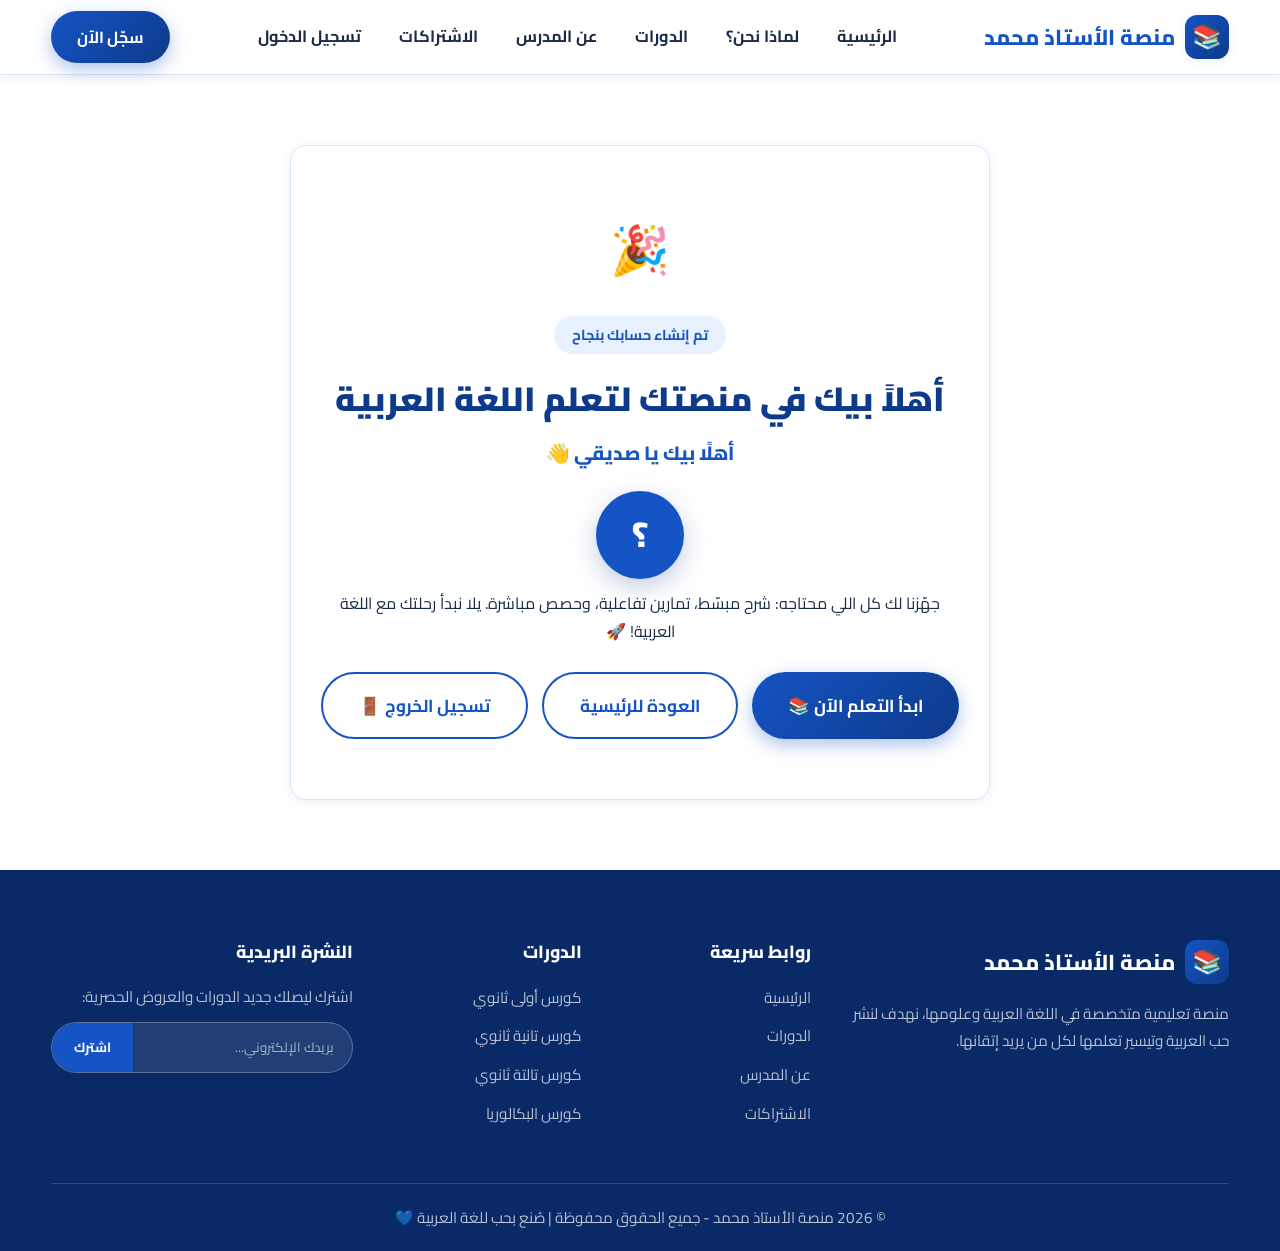
<file: welcome.html>
<!DOCTYPE html>
<html lang="ar" dir="rtl">
<head>
  <meta charset="UTF-8" />
  <meta name="viewport" content="width=device-width, initial-scale=1.0" />
  <meta name="description" content="أهلاً بيك في منصة الأستاذ محمد لتعلم اللغة العربية" />
  <title>أهلاً بيك | منصة الأستاذ محمد</title>

  <link rel="preconnect" href="https://fonts.googleapis.com" />
  <link rel="preconnect" href="https://fonts.gstatic.com" crossorigin />
  <link href="https://fonts.googleapis.com/css2?family=Cairo:wght@400;600;700;800;900&display=swap" rel="stylesheet" />
  <link rel="stylesheet" href="css/style.css" />
  <link rel="icon" href="data:image/svg+xml,<svg xmlns='http://www.w3.org/2000/svg' viewBox='0 0 100 100'><text y='.9em' font-size='90'>🎉</text></svg>" />

  <!-- ===================== SEO ===================== -->
  <meta name="author" content="منصة الأستاذ محمد" />
  <meta name="robots" content="index, follow" />
  <meta name="theme-color" content="#1554c4" />
  <link rel="canonical" href="https://manasa-mohamed.com/welcome.html" />

  <!-- Open Graph -->
  <meta property="og:type" content="website" />
  <meta property="og:site_name" content="منصة الأستاذ محمد" />
  <meta property="og:locale" content="ar_EG" />
  <meta property="og:title" content="أهلاً بيك | منصة الأستاذ محمد" />
  <meta property="og:description" content="أهلاً بيك في منصتك لتعلم اللغة العربية. حسابك جاهز وتقدر تبدأ التعلم فورًا." />
  <meta property="og:url" content="https://manasa-mohamed.com/welcome.html" />
  <meta property="og:image" content="https://manasa-mohamed.com/assets/og-cover.png" />

  <!-- Twitter -->
  <meta name="twitter:card" content="summary_large_image" />
  <meta name="twitter:title" content="أهلاً بيك | منصة الأستاذ محمد" />
  <meta name="twitter:description" content="أهلاً بيك في منصتك لتعلم اللغة العربية. حسابك جاهز وتقدر تبدأ التعلم فورًا." />
  <meta name="twitter:image" content="https://manasa-mohamed.com/assets/og-cover.png" />

  <!-- بيانات منظمة -->
  <script type="application/ld+json">
  {
    "@context": "https://schema.org",
    "@type": "WebPage",
    "name": "أهلاً بيك - منصة الأستاذ محمد",
    "url": "https://manasa-mohamed.com/welcome.html",
    "inLanguage": "ar",
    "isPartOf": { "@type": "WebSite", "name": "منصة الأستاذ محمد", "url": "https://manasa-mohamed.com/" }
  }
  </script>
</head>
<body>

  <!-- ===================== شريط التنقل ===================== -->
  <nav class="navbar">
    <div class="container">
      <a href="index.html" class="logo">
        <span class="logo-icon">📚</span>
        <span>منصة الأستاذ محمد</span>
      </a>

      <ul class="nav-links">
        <li><a href="index.html#home">الرئيسية</a></li>
        <li><a href="index.html#features">لماذا نحن؟</a></li>
        <li><a href="courses.html">الدورات</a></li>
        <li><a href="index.html#teacher">عن المدرس</a></li>
        <li><a href="index.html#pricing">الاشتراكات</a></li>
        <li><a href="login.html">تسجيل الدخول</a></li>
      </ul>

      <div class="nav-actions">
        <a href="login.html" class="btn btn-primary">سجّل الآن</a>
        <button class="menu-toggle" aria-label="القائمة">☰</button>
      </div>
    </div>
  </nav>

  <!-- ===================== الصفحة الترحيبية ===================== -->
  <section class="section auth-section" id="welcome">
    <div class="container">
      <div class="welcome-box card-panel reveal" id="welcome-app">
        <div class="success-icon">🎉</div>
        <span class="section-tag">تم إنشاء حسابك بنجاح</span>
        <h1>أهلاً بيك في منصتك لتعلم اللغة العربية</h1>
        <p class="welcome-name" id="welcome-name"></p>
        <div class="welcome-avatar" id="welcome-avatar"></div>
        <p class="welcome-info" id="welcome-course"></p>
        <p class="welcome-info" id="welcome-method"></p>
        <p>
          جهّزنا لك كل اللي محتاجه: شرح مبسّط، تمارين تفاعلية، وحصص مباشرة.
          يلا نبدأ رحلتك مع اللغة العربية! 🚀
        </p>
        <div class="welcome-actions">
          <a href="courses.html" class="btn btn-primary btn-lg">ابدأ التعلم الآن 📚</a>
          <a href="index.html" class="btn btn-outline btn-lg">العودة للرئيسية</a>
          <button type="button" class="btn btn-outline btn-lg" data-action="logout">تسجيل الخروج 🚪</button>
        </div>
      </div>
    </div>
  </section>

  <!-- ===================== الفوتر ===================== -->
  <footer class="footer">
    <div class="container">
      <div class="footer-grid">
        <div>
          <a href="index.html" class="logo">
            <span class="logo-icon">📚</span>
            <span>منصة الأستاذ محمد</span>
          </a>
          <p>منصة تعليمية متخصصة في اللغة العربية وعلومها، نهدف لنشر حب العربية وتيسير تعلمها لكل من يريد إتقانها.</p>
        </div>
        <div>
          <h4>روابط سريعة</h4>
          <ul class="footer-links">
            <li><a href="index.html#home">الرئيسية</a></li>
            <li><a href="courses.html">الدورات</a></li>
            <li><a href="index.html#teacher">عن المدرس</a></li>
            <li><a href="index.html#pricing">الاشتراكات</a></li>
          </ul>
        </div>
        <div>
          <h4>الدورات</h4>
          <ul class="footer-links">
            <li><a href="courses.html">كورس أولى ثانوي</a></li>
            <li><a href="courses.html">كورس تانية ثانوي</a></li>
            <li><a href="courses.html">كورس تالتة ثانوي</a></li>
            <li><a href="courses.html">كورس البكالوريا</a></li>
          </ul>
        </div>
        <div>
          <h4>النشرة البريدية</h4>
          <p>اشترك ليصلك جديد الدورات والعروض الحصرية:</p>
          <form class="newsletter-box">
            <input type="email" placeholder="بريدك الإلكتروني..." />
            <button type="submit">اشترك</button>
          </form>
        </div>
      </div>
      <div class="footer-bottom">
        <p>© 2026 منصة الأستاذ محمد - جميع الحقوق محفوظة | صُنع بحب للغة العربية 💙</p>
      </div>
    </div>
  </footer>

  <!-- زر العودة للأعلى -->
  <button class="back-to-top" aria-label="العودة للأعلى">↑</button>

  <script src="js/auth.js"></script>
  <script src="js/main.js"></script>
</body>
</html>
</file>
<file: css/style.css>
/* =============================================
   منصة الأستاذ محمد - لغة عربية
   الألوان: أزرق وأبيض
   ============================================= */

:root {
  --primary: #1554c4;
  --primary-dark: #0d3a8a;
  --primary-darker: #092a66;
  --primary-light: #e8f1ff;
  --accent: #f5a623;
  --white: #ffffff;
  --off-white: #f4f8ff;
  --text: #1a2b45;
  --text-soft: #56688a;
  --border: #dbe7f7;
  --shadow-sm: 0 2px 10px rgba(13, 58, 138, 0.08);
  --shadow-md: 0 8px 30px rgba(13, 58, 138, 0.12);
  --shadow-lg: 0 20px 50px rgba(13, 58, 138, 0.16);
  --radius: 16px;
  --radius-sm: 10px;
  --transition: transform 0.3s ease, box-shadow 0.3s ease, background-color 0.3s ease, color 0.3s ease, border-color 0.3s ease, opacity 0.3s ease, padding 0.3s ease;
}

* {
  margin: 0;
  padding: 0;
  box-sizing: border-box;
}

html {
  scroll-behavior: smooth;
}

body {
  font-family: "Cairo", "Tajawal", "Segoe UI", Tahoma, sans-serif;
  background: var(--white);
  color: var(--text);
  direction: rtl;
  line-height: 1.8;
  overflow-x: hidden;
}

h1, h2, h3, h4, h5, h6 {
  font-weight: 800;
  line-height: 1.4;
  color: var(--primary-darker);
}

a {
  text-decoration: none;
  color: inherit;
}

img {
  max-width: 100%;
  display: block;
}

.container {
  width: min(1200px, 92%);
  margin-inline: auto;
}

/* ===================== شريط التنقل ===================== */
.navbar {
  position: sticky;
  top: 0;
  z-index: 1000;
  background: rgba(255, 255, 255, 0.92);
  backdrop-filter: blur(12px);
  border-bottom: 1px solid var(--border);
  box-shadow: var(--shadow-sm);
}

.navbar .container {
  display: flex;
  align-items: center;
  justify-content: space-between;
  height: 74px;
}

.logo {
  display: flex;
  align-items: center;
  gap: 10px;
  font-size: 1.35rem;
  font-weight: 800;
  color: var(--primary);
}

.logo-icon {
  width: 44px;
  height: 44px;
  border-radius: 12px;
  background: linear-gradient(135deg, var(--primary), var(--primary-dark));
  display: grid;
  place-items: center;
  color: #fff;
  font-size: 1.5rem;
  box-shadow: var(--shadow-sm);
}

.nav-links {
  display: flex;
  align-items: center;
  gap: 34px;
  list-style: none;
}

.nav-links a {
  font-weight: 700;
  font-size: 1.02rem;
  color: var(--text);
  position: relative;
  padding: 6px 2px;
  transition: var(--transition);
}

.nav-links a::after {
  content: "";
  position: absolute;
  bottom: 0;
  right: 0;
  width: 0;
  height: 3px;
  border-radius: 3px;
  background: var(--primary);
  transition: var(--transition);
}

.nav-links a:hover,
.nav-links a.active {
  color: var(--primary);
}

.nav-links a:hover::after,
.nav-links a.active::after {
  width: 100%;
}

.nav-actions {
  display: flex;
  align-items: center;
  gap: 12px;
}

.btn {
  display: inline-flex;
  align-items: center;
  justify-content: center;
  gap: 8px;
  padding: 12px 26px;
  border-radius: 50px;
  font-family: inherit;
  font-size: 1rem;
  font-weight: 700;
  border: none;
  cursor: pointer;
  transition: var(--transition);
}

.btn-primary {
  background: linear-gradient(135deg, var(--primary), var(--primary-dark));
  color: #fff;
  box-shadow: 0 6px 18px rgba(21, 84, 196, 0.35);
}

.btn-primary:hover {
  transform: translateY(-3px);
  box-shadow: 0 10px 26px rgba(21, 84, 196, 0.45);
}

.btn-outline {
  background: transparent;
  border: 2px solid var(--primary);
  color: var(--primary);
}

.btn-outline:hover {
  background: var(--primary-light);
}

.btn-light {
  background: #fff;
  color: var(--primary);
  box-shadow: 0 6px 18px rgba(0, 0, 0, 0.15);
}

.btn-light:hover {
  transform: translateY(-3px);
}

.btn-lg {
  padding: 15px 36px;
  font-size: 1.08rem;
}

.menu-toggle {
  display: none;
  background: none;
  border: none;
  font-size: 1.8rem;
  color: var(--primary-dark);
  cursor: pointer;
}

/* ===================== قسم البطل ===================== */
.hero {
  position: relative;
  background: linear-gradient(135deg, #f4f9ff 0%, #dbeafe 55%, #c4dcff 100%);
  padding: 90px 0 110px;
  overflow: hidden;
}

.hero::before {
  content: "";
  position: absolute;
  top: -120px;
  left: -120px;
  width: 420px;
  height: 420px;
  border-radius: 50%;
  background: radial-gradient(circle, rgba(21, 84, 196, 0.18), transparent 70%);
}

.hero::after {
  content: "";
  position: absolute;
  bottom: -160px;
  right: -100px;
  width: 480px;
  height: 480px;
  border-radius: 50%;
  background: radial-gradient(circle, rgba(21, 84, 196, 0.16), transparent 70%);
}

.hero .container {
  position: relative;
  z-index: 2;
  display: grid;
  grid-template-columns: 1fr 1fr;
  gap: 60px;
  align-items: center;
}

.hero-badge {
  display: inline-flex;
  align-items: center;
  gap: 8px;
  background: rgba(21, 84, 196, 0.1);
  color: var(--primary);
  border: 1px solid rgba(21, 84, 196, 0.25);
  padding: 8px 18px;
  border-radius: 50px;
  font-size: 0.92rem;
  font-weight: 700;
  margin-bottom: 20px;
}

.hero h1 {
  font-size: 3rem;
  margin-bottom: 18px;
}

.hero h1 span {
  color: var(--primary);
  position: relative;
}

.hero p {
  font-size: 1.18rem;
  color: var(--text-soft);
  margin-bottom: 30px;
  max-width: 520px;
}

.hero-cta {
  display: flex;
  gap: 14px;
  flex-wrap: wrap;
  margin-bottom: 40px;
}

.hero-stats {
  display: flex;
  gap: 40px;
  flex-wrap: wrap;
}

.stat {
  text-align: center;
}

.stat strong {
  display: block;
  font-size: 1.9rem;
  color: var(--primary);
}

.stat span {
  font-size: 0.95rem;
  color: var(--text-soft);
  font-weight: 600;
}

.hero-visual {
  position: relative;
  display: flex;
  justify-content: center;
}

.hero-card {
  background: #fff;
  border-radius: var(--radius);
  box-shadow: var(--shadow-lg);
  padding: 30px;
  width: 100%;
  max-width: 440px;
}

.teacher-avatar {
  width: 90px;
  height: 90px;
  border-radius: 50%;
  background: linear-gradient(135deg, var(--primary), var(--primary-darker));
  color: #fff;
  display: grid;
  place-items: center;
  font-size: 2.2rem;
  margin: 0 auto 14px;
  box-shadow: 0 8px 20px rgba(21, 84, 196, 0.35);
}

.hero-card h3 {
  text-align: center;
  color: var(--primary-dark);
  margin-bottom: 4px;
}

.hero-card .role {
  text-align: center;
  color: var(--text-soft);
  font-size: 0.95rem;
  margin-bottom: 20px;
}

.card-row {
  display: flex;
  justify-content: space-between;
  padding: 10px 0;
  border-bottom: 1px dashed var(--border);
  font-size: 0.98rem;
}

.card-row:last-child {
  border-bottom: none;
}

.card-row b {
  color: var(--primary-dark);
}

.rating-badge {
  display: inline-flex;
  align-items: center;
  gap: 5px;
  background: var(--accent);
  color: #fff;
  padding: 4px 14px;
  border-radius: 50px;
  font-weight: 700;
  font-size: 0.9rem;
}

/* موجات أسفل الهيرو */
.wave {
  position: absolute;
  bottom: -1px;
  left: 0;
  width: 100%;
  line-height: 0;
}

/* ===================== الأقسام العامة ===================== */
.section {
  padding: 90px 0;
}

.section-head {
  text-align: center;
  max-width: 640px;
  margin: 0 auto 55px;
}

.section-head h2 {
  font-size: 2.3rem;
  margin-bottom: 12px;
}

.section-head p {
  color: var(--text-soft);
  font-size: 1.08rem;
}

.section-tag {
  display: inline-block;
  background: var(--primary-light);
  color: var(--primary);
  padding: 6px 18px;
  border-radius: 50px;
  font-weight: 700;
  font-size: 0.9rem;
  margin-bottom: 14px;
}

/* ===================== المزايا ===================== */
.features {
  background: var(--white);
}

.features-grid {
  display: grid;
  grid-template-columns: repeat(auto-fit, minmax(250px, 1fr));
  gap: 26px;
}

.feature-card {
  background: var(--off-white);
  border: 1px solid var(--border);
  border-radius: var(--radius);
  padding: 34px 28px;
  transition: var(--transition);
  position: relative;
  overflow: hidden;
}

.feature-card::before {
  content: "";
  position: absolute;
  top: 0;
  right: 0;
  width: 100%;
  height: 4px;
  background: linear-gradient(90deg, var(--primary), var(--accent));
  transform: scaleX(0);
  transform-origin: right;
  transition: var(--transition);
}

.feature-card:hover {
  transform: translateY(-8px);
  box-shadow: var(--shadow-md);
}

.feature-card:hover::before {
  transform: scaleX(1);
}

.feature-icon {
  width: 62px;
  height: 62px;
  border-radius: 16px;
  background: linear-gradient(135deg, var(--primary), var(--primary-dark));
  color: #fff;
  display: grid;
  place-items: center;
  font-size: 1.7rem;
  margin-bottom: 18px;
  box-shadow: 0 8px 18px rgba(21, 84, 196, 0.3);
}

.feature-card h3 {
  font-size: 1.2rem;
  margin-bottom: 10px;
}

.feature-card p {
  color: var(--text-soft);
  font-size: 0.97rem;
}

/* ===================== الكورسات ===================== */
.courses-section {
  background: linear-gradient(180deg, var(--white), var(--off-white));
}

.courses-grid {
  display: grid;
  grid-template-columns: repeat(auto-fill, minmax(280px, 1fr));
  gap: 28px;
}

.course-card {
  background: #fff;
  border-radius: var(--radius);
  overflow: hidden;
  border: 1px solid var(--border);
  box-shadow: var(--shadow-sm);
  transition: var(--transition);
  display: flex;
  flex-direction: column;
}

.course-card:hover {
  transform: translateY(-8px);
  box-shadow: var(--shadow-md);
}

.course-banner {
  height: 170px;
  position: relative;
  display: grid;
  place-items: center;
  color: #fff;
  font-size: 3rem;
  overflow: hidden;
}

.course-banner::after {
  content: "";
  position: absolute;
  inset: 0;
  background: linear-gradient(180deg, transparent, rgba(8, 32, 74, 0.55));
}

.banner-1 {
  background: linear-gradient(135deg, #1c6ef2, #0d3a8a);
}

.banner-2 {
  background: linear-gradient(135deg, #0d3a8a, #092a66);
}

.banner-3 {
  background: linear-gradient(135deg, #2f7ef7, #1554c4);
}

.banner-4 {
  background: linear-gradient(135deg, #3b6fd6, #123a8f);
}

.banner-5 {
  background: linear-gradient(135deg, #1548a8, #0b2d6d);
}

.banner-6 {
  background: linear-gradient(135deg, #4f86f5, #1548a8);
}

.course-level {
  position: absolute;
  top: 14px;
  right: 14px;
  z-index: 2;
  background: rgba(255, 255, 255, 0.95);
  color: var(--primary-dark);
  padding: 4px 14px;
  border-radius: 50px;
  font-size: 0.8rem;
  font-weight: 700;
}

.course-body {
  padding: 22px;
  flex: 1;
  display: flex;
  flex-direction: column;
}

.course-body h3 {
  font-size: 1.15rem;
  margin-bottom: 8px;
  transition: var(--transition);
}

.course-body h3:hover {
  color: var(--primary);
}

.course-desc {
  color: var(--text-soft);
  font-size: 0.93rem;
  margin-bottom: 16px;
  flex: 1;
}

.course-meta {
  display: flex;
  gap: 18px;
  font-size: 0.87rem;
  color: var(--text-soft);
  margin-bottom: 16px;
  flex-wrap: wrap;
}

.course-meta span {
  display: inline-flex;
  align-items: center;
  gap: 5px;
}

.course-footer {
  display: flex;
  align-items: center;
  justify-content: space-between;
  border-top: 1px solid var(--border);
  padding-top: 16px;
}

.course-price {
  font-size: 1.3rem;
  font-weight: 800;
  color: var(--primary);
}

.course-price small {
  font-size: 0.85rem;
  color: var(--text-soft);
  font-weight: 600;
  margin-left: 6px;
  text-decoration: line-through;
}

.course-cost {
  display: flex;
  flex-direction: column;
  align-items: flex-start;
  gap: 8px;
}

.course-per {
  font-size: 0.85rem;
  font-weight: 700;
  color: var(--text-soft);
}

.course-deal {
  font-size: 0.78rem;
  font-weight: 700;
  color: #b07d0a;
  background: rgba(245, 166, 35, 0.14);
  border: 1px solid rgba(245, 166, 35, 0.45);
  padding: 4px 10px;
  border-radius: 50px;
  white-space: nowrap;
}

.btn-small {
  padding: 8px 20px;
  font-size: 0.9rem;
}

.center-btn {
  text-align: center;
  margin-top: 50px;
}

/* ===================== التعريف بالمدرس ===================== */
.teacher-section {
  background: linear-gradient(135deg, var(--primary-dark), var(--primary-darker));
  color: #fff;
  position: relative;
  overflow: hidden;
}

.teacher-section::before {
  content: "";
  position: absolute;
  top: -80px;
  left: -80px;
  width: 300px;
  height: 300px;
  border-radius: 50%;
  background: rgba(255, 255, 255, 0.06);
}

.teacher-section .section-head h2,
.teacher-section .section-tag {
  color: #fff;
}

.teacher-section .section-tag {
  background: rgba(255, 255, 255, 0.15);
}

.teacher-section .section-head h2 {
  color: #fff;
}

.teacher-section .section-head p {
  color: rgba(255, 255, 255, 0.8);
}

.teacher-grid {
  display: grid;
  grid-template-columns: 1fr 1.3fr;
  gap: 50px;
  align-items: center;
  position: relative;
  z-index: 2;
}

.teacher-photo {
  background: rgba(255, 255, 255, 0.1);
  border: 3px solid rgba(255, 255, 255, 0.25);
  border-radius: var(--radius);
  padding: 40px;
  text-align: center;
  backdrop-filter: blur(6px);
}

.teacher-photo .avatar-lg {
  width: 150px;
  height: 150px;
  border-radius: 50%;
  background: linear-gradient(135deg, #4f86f5, #fff);
  color: var(--primary-darker);
  display: grid;
  place-items: center;
  font-size: 3.6rem;
  margin: 0 auto 18px;
  box-shadow: 0 15px 40px rgba(0, 0, 0, 0.3);
}

.teacher-photo h3 {
  color: #fff;
  font-size: 1.5rem;
}

.teacher-photo p {
  color: rgba(255, 255, 255, 0.85);
}

.teacher-info p {
  color: rgba(255, 255, 255, 0.85);
  margin-bottom: 20px;
  font-size: 1.05rem;
}

.teacher-list {
  list-style: none;
  margin: 20px 0;
}

.teacher-list li {
  display: flex;
  gap: 12px;
  align-items: flex-start;
  margin-bottom: 14px;
  color: #fff;
}

.teacher-list .check {
  background: linear-gradient(135deg, var(--accent), #e08e00);
  width: 26px;
  height: 26px;
  min-width: 26px;
  border-radius: 50%;
  display: grid;
  place-items: center;
  font-size: 0.8rem;
  color: #fff;
  margin-top: 3px;
}

.teacher-chips {
  display: flex;
  gap: 12px;
  flex-wrap: wrap;
  margin-top: 26px;
}

.chip {
  background: rgba(255, 255, 255, 0.15);
  border: 1px solid rgba(255, 255, 255, 0.3);
  padding: 8px 18px;
  border-radius: 50px;
  font-size: 0.9rem;
  font-weight: 700;
  color: #fff;
}

/* ===================== آراء الطلاب ===================== */
.testimonials {
  background: var(--off-white);
}

.testimonials-grid {
  display: grid;
  grid-template-columns: repeat(auto-fit, minmax(300px, 1fr));
  gap: 26px;
}

.testimonial-card {
  background: #fff;
  border: 1px solid var(--border);
  border-radius: var(--radius);
  padding: 30px;
  box-shadow: var(--shadow-sm);
  transition: var(--transition);
  position: relative;
}

.testimonial-card:hover {
  transform: translateY(-6px);
  box-shadow: var(--shadow-md);
}

.testimonial-card::before {
  content: "❝";
  position: absolute;
  top: 14px;
  left: 22px;
  font-size: 4rem;
  color: var(--primary-light);
  line-height: 1;
}

.testimonial-stars {
  color: var(--accent);
  font-size: 1.05rem;
  margin-bottom: 14px;
  letter-spacing: 3px;
}

.testimonial-card blockquote {
  color: var(--text);
  font-size: 1rem;
  margin-bottom: 20px;
}

.testimonial-author {
  display: flex;
  align-items: center;
  gap: 12px;
}

.testimonial-avatar {
  width: 46px;
  height: 46px;
  border-radius: 50%;
  background: var(--primary-light);
  color: var(--primary);
  display: grid;
  place-items: center;
  font-weight: 800;
  font-size: 1.1rem;
}

.testimonial-author b {
  display: block;
  color: var(--primary-dark);
  font-size: 0.98rem;
}

.testimonial-author span {
  color: var(--text-soft);
  font-size: 0.85rem;
}

/* ===================== الأسعار / الاشتراكات ===================== */
.pricing-section {
  background: var(--white);
}

.pricing-grid {
  display: grid;
  grid-template-columns: repeat(auto-fit, minmax(290px, 1fr));
  gap: 28px;
  align-items: stretch;
}

.price-card {
  background: var(--off-white);
  border: 2px solid var(--border);
  border-radius: var(--radius);
  padding: 38px 30px;
  text-align: center;
  transition: var(--transition);
  position: relative;
  display: flex;
  flex-direction: column;
}

.price-card:hover {
  transform: translateY(-8px);
  box-shadow: var(--shadow-md);
}

.price-card.featured {
  border-color: var(--primary);
  background: linear-gradient(180deg, #fff, var(--primary-light));
  box-shadow: var(--shadow-md);
}

.price-card .badge {
  position: absolute;
  top: -14px;
  right: 50%;
  transform: translateX(50%);
  background: var(--primary);
  color: #fff;
  font-size: 0.8rem;
  font-weight: 700;
  padding: 5px 18px;
  border-radius: 50px;
  white-space: nowrap;
}

.price-card h3 {
  font-size: 1.3rem;
  margin-bottom: 8px;
}

.price-amount {
  font-size: 2.6rem;
  font-weight: 800;
  color: var(--primary);
  margin: 12px 0;
}

.price-amount small {
  font-size: 1rem;
  color: var(--text-soft);
  font-weight: 600;
}

.price-amount small del {
  font-size: 0.95rem;
  color: #e05252;
  font-weight: 700;
  margin-right: 6px;
}

.price-card ul {
  list-style: none;
  text-align: right;
  margin: 20px 0 28px;
  flex: 1;
}

.price-card ul li {
  padding: 8px 0;
  color: var(--text);
  font-size: 0.98rem;
  display: flex;
  align-items: center;
  gap: 10px;
}

.price-card ul li .check {
  color: var(--primary);
  font-weight: 800;
}

/* ===================== نموذج التواصل ===================== */
.contact-section {
  background: linear-gradient(180deg, var(--off-white), var(--white));
}

.contact-grid {
  display: grid;
  grid-template-columns: 1.2fr 1fr;
  gap: 50px;
  align-items: start;
}

.contact-form {
  background: #fff;
  border: 1px solid var(--border);
  border-radius: var(--radius);
  padding: 36px;
  box-shadow: var(--shadow-sm);
}

.form-group {
  margin-bottom: 20px;
}

.form-group label {
  display: block;
  font-weight: 700;
  color: var(--primary-dark);
  margin-bottom: 8px;
  font-size: 0.95rem;
}

.form-group input,
.form-group textarea,
.form-group select {
  width: 100%;
  padding: 13px 16px;
  border: 2px solid var(--border);
  border-radius: var(--radius-sm);
  font-family: inherit;
  font-size: 1rem;
  background: var(--off-white);
  color: var(--text);
  transition: var(--transition);
}

.form-group input:focus,
.form-group textarea:focus,
.form-group select:focus {
  outline: none;
  border-color: var(--primary);
  background: #fff;
  box-shadow: 0 0 0 4px rgba(21, 84, 196, 0.1);
}

.form-group textarea {
  min-height: 130px;
  resize: vertical;
}

.form-row {
  display: grid;
  grid-template-columns: 1fr 1fr;
  gap: 18px;
}

.contact-info {
  display: flex;
  flex-direction: column;
  gap: 18px;
}

.info-card {
  background: #fff;
  border: 1px solid var(--border);
  border-radius: var(--radius);
  padding: 24px;
  display: flex;
  gap: 16px;
  align-items: center;
  transition: var(--transition);
}

.info-card:hover {
  box-shadow: var(--shadow-sm);
  transform: translateX(-4px);
}

.info-icon {
  width: 52px;
  height: 52px;
  min-width: 52px;
  border-radius: 14px;
  background: var(--primary-light);
  color: var(--primary);
  display: grid;
  place-items: center;
  font-size: 1.4rem;
}

.info-card b {
  display: block;
  color: var(--primary-dark);
}

.info-card span {
  color: var(--text-soft);
  font-size: 0.93rem;
}

.socials {
  display: flex;
  gap: 14px;
  margin-top: 8px;
}

.social-btn {
  width: 50px;
  height: 50px;
  border-radius: 14px;
  background: var(--primary-light);
  color: var(--primary);
  display: grid;
  place-items: center;
  font-size: 1.3rem;
  transition: var(--transition);
}

.social-btn:hover {
  background: var(--primary);
  color: #fff;
  transform: translateY(-4px);
}

/* ===================== الفوتر ===================== */
.footer {
  background: var(--primary-darker);
  color: #fff;
  padding: 70px 0 0;
}

.footer-grid {
  display: grid;
  grid-template-columns: 2fr 1fr 1fr 1.3fr;
  gap: 40px;
  padding-bottom: 45px;
}

.footer h4 {
  color: #fff;
  margin-bottom: 18px;
  font-size: 1.1rem;
}

.footer .logo {
  color: #fff;
  margin-bottom: 16px;
}

.footer p {
  color: rgba(255, 255, 255, 0.7);
  font-size: 0.95rem;
}

.footer-links {
  list-style: none;
}

.footer-links li {
  margin-bottom: 10px;
}

.footer-links a {
  color: rgba(255, 255, 255, 0.7);
  transition: var(--transition);
  font-size: 0.95rem;
}

.footer-links a:hover {
  color: #fff;
  padding-right: 6px;
}

.newsletter-box {
  display: flex;
  margin-top: 12px;
  border-radius: 50px;
  overflow: hidden;
  background: rgba(255, 255, 255, 0.1);
  border: 1px solid rgba(255, 255, 255, 0.25);
}

.newsletter-box input {
  flex: 1;
  background: transparent;
  border: none;
  padding: 12px 18px;
  color: #fff;
  font-family: inherit;
  outline: none;
}

.newsletter-box input::placeholder {
  color: rgba(255, 255, 255, 0.6);
}

.newsletter-box button {
  background: var(--primary);
  color: #fff;
  border: none;
  padding: 0 22px;
  cursor: pointer;
  font-family: inherit;
  font-weight: 700;
  transition: var(--transition);
}

.newsletter-box button:hover {
  background: #2f7ef7;
}

.footer-bottom {
  border-top: 1px solid rgba(255, 255, 255, 0.15);
  padding: 20px 0;
  text-align: center;
  color: rgba(255, 255, 255, 0.6);
  font-size: 0.9rem;
}

/* ===================== زر العودة للأعلى ===================== */
.back-to-top {
  position: fixed;
  bottom: 26px;
  left: 26px;
  width: 48px;
  height: 48px;
  border-radius: 50%;
  background: var(--primary);
  color: #fff;
  border: none;
  font-size: 1.3rem;
  cursor: pointer;
  box-shadow: var(--shadow-md);
  opacity: 0;
  visibility: hidden;
  transform: translateY(20px);
  transition: var(--transition);
  z-index: 900;
}

.back-to-top.show {
  opacity: 1;
  visibility: visible;
  transform: translateY(0);
}

.back-to-top:hover {
  background: var(--primary-dark);
  transform: translateY(-4px);
}

/* ===================== تنبيهات ===================== */
.toast {
  position: fixed;
  bottom: 30px;
  right: 50%;
  transform: translate(50%, 120px);
  background: var(--primary-dark);
  color: #fff;
  padding: 15px 30px;
  border-radius: 12px;
  font-weight: 700;
  box-shadow: var(--shadow-lg);
  z-index: 2000;
  transition: var(--transition);
  opacity: 0;
}

.toast.show {
  transform: translate(50%, 0);
  opacity: 1;
}

/* ===================== صفحة الكورسات ===================== */
.page-header {
  background: linear-gradient(135deg, var(--primary), var(--primary-darker));
  color: #fff;
  padding: 70px 0;
  text-align: center;
  position: relative;
  overflow: hidden;
}

.page-header::before {
  content: "";
  position: absolute;
  top: -60px;
  left: -60px;
  width: 220px;
  height: 220px;
  border-radius: 50%;
  background: rgba(255, 255, 255, 0.07);
}

.page-header h1 {
  color: #fff;
  font-size: 2.5rem;
  margin-bottom: 10px;
}

.page-header p {
  color: rgba(255, 255, 255, 0.85);
  font-size: 1.1rem;
}

.breadcrumb {
  display: inline-flex;
  gap: 8px;
  background: rgba(255, 255, 255, 0.12);
  padding: 8px 22px;
  border-radius: 50px;
  margin-bottom: 18px;
  font-size: 0.92rem;
}

.breadcrumb a {
  color: rgba(255, 255, 255, 0.8);
}

.breadcrumb .sep {
  color: rgba(255, 255, 255, 0.5);
}

.breadcrumb .current {
  color: #fff;
  font-weight: 700;
}

/* الفلاتر */
.filters-bar {
  background: #fff;
  border: 1px solid var(--border);
  border-radius: var(--radius);
  padding: 20px;
  display: flex;
  gap: 10px;
  flex-wrap: wrap;
  margin-bottom: 40px;
  box-shadow: var(--shadow-sm);
  position: sticky;
  top: 84px;
  z-index: 500;
}

.filter-btn {
  background: var(--off-white);
  border: 2px solid var(--border);
  color: var(--text);
  padding: 9px 22px;
  border-radius: 50px;
  font-family: inherit;
  font-weight: 700;
  font-size: 0.92rem;
  cursor: pointer;
  transition: var(--transition);
}

.filter-btn:hover {
  border-color: var(--primary);
  color: var(--primary);
}

.filter-btn.active {
  background: var(--primary);
  border-color: var(--primary);
  color: #fff;
  box-shadow: 0 5px 15px rgba(21, 84, 196, 0.3);
}

.search-box {
  display: flex;
  align-items: center;
  gap: 8px;
  background: var(--off-white);
  border: 2px solid var(--border);
  border-radius: 50px;
  padding: 0 16px;
  margin-left: auto;
}

.search-box input {
  background: transparent;
  border: none;
  padding: 9px 4px;
  font-family: inherit;
  font-size: 0.95rem;
  min-width: 180px;
  outline: none;
  color: var(--text);
}

.search-box .icon {
  color: var(--primary);
}

.results-count {
  color: var(--text-soft);
  font-size: 0.95rem;
  margin-bottom: 24px;
  font-weight: 600;
}

.empty-state {
  text-align: center;
  padding: 60px 20px;
  color: var(--text-soft);
  display: none;
}

.empty-state.show {
  display: block;
}

.empty-state .icon {
  font-size: 4rem;
  margin-bottom: 14px;
}

/* ===================== صفحة تفاصيل الكورس ===================== */
.course-hero {
  background: linear-gradient(135deg, var(--primary), var(--primary-darker));
  color: #fff;
  padding: 60px 0;
}

.course-hero .container {
  display: grid;
  grid-template-columns: 1.4fr 1fr;
  gap: 40px;
  align-items: center;
}

.course-hero .crumb a {
  color: rgba(255, 255, 255, 0.75);
}

.course-hero h1 {
  color: #fff;
  font-size: 2.1rem;
  margin: 18px 0 12px;
}

.course-hero .hero-desc {
  color: rgba(255, 255, 255, 0.9);
  font-size: 1.05rem;
  margin-bottom: 22px;
}

.chips-row {
  display: flex;
  gap: 14px;
  flex-wrap: wrap;
  margin-bottom: 20px;
}

.chips-row span {
  background: rgba(255, 255, 255, 0.14);
  border: 1px solid rgba(255, 255, 255, 0.3);
  padding: 6px 16px;
  border-radius: 50px;
  font-size: 0.88rem;
  font-weight: 700;
}

.course-hero .rating {
  display: inline-flex;
  align-items: center;
  gap: 8px;
  background: rgba(255, 255, 255, 0.14);
  padding: 8px 18px;
  border-radius: 50px;
  font-weight: 700;
}

.course-visual {
  background: rgba(255, 255, 255, 0.1);
  border: 3px solid rgba(255, 255, 255, 0.25);
  border-radius: var(--radius);
  padding: 40px;
  text-align: center;
  backdrop-filter: blur(6px);
}

.course-visual .icon {
  font-size: 4.5rem;
  margin-bottom: 14px;
}

.course-visual .price-tag {
  font-size: 2.6rem;
  font-weight: 800;
  margin: 12px 0;
}

.course-visual .price-tag small {
  font-size: 1rem;
  font-weight: 600;
  text-decoration: line-through;
  opacity: 0.8;
  margin-left: 8px;
}

.course-visual .btn {
  width: 100%;
}

.course-visual .note {
  font-size: 0.88rem;
  color: rgba(255, 255, 255, 0.85);
  margin-top: 14px;
}

.course-content-grid {
  display: grid;
  grid-template-columns: 1.6fr 1fr;
  gap: 40px;
  align-items: start;
}

.card-panel {
  background: #fff;
  border: 1px solid var(--border);
  border-radius: var(--radius);
  padding: 30px;
  box-shadow: var(--shadow-sm);
  margin-bottom: 28px;
}

.card-panel h2 {
  font-size: 1.45rem;
  margin-bottom: 16px;
  padding-bottom: 14px;
  border-bottom: 2px solid var(--primary-light);
}

.card-panel h2 .icon {
  color: var(--primary);
  margin-left: 8px;
}

.card-panel p {
  color: var(--text-soft);
}

.curriculum-item {
  border: 1px solid var(--border);
  border-radius: var(--radius-sm);
  margin-bottom: 12px;
  overflow: hidden;
  background: var(--off-white);
}

.curriculum-head {
  display: flex;
  align-items: center;
  justify-content: space-between;
  padding: 15px 18px;
  cursor: pointer;
  font-weight: 700;
  transition: var(--transition);
}

.curriculum-head:hover {
  background: var(--primary-light);
}

.curriculum-head .num {
  width: 30px;
  height: 30px;
  background: var(--primary);
  color: #fff;
  border-radius: 50%;
  display: grid;
  place-items: center;
  font-size: 0.85rem;
  margin-left: 12px;
}

.curriculum-body {
  max-height: 0;
  overflow: hidden;
  transition: max-height 0.35s ease;
}

.curriculum-item.open .curriculum-body {
  max-height: 300px;
  padding: 0 18px 15px;
}

.curriculum-body ul {
  list-style: none;
  padding: 12px;
  background: #fff;
  border-radius: var(--radius-sm);
}

.curriculum-body li {
  padding: 7px 6px;
  font-size: 0.95rem;
  color: var(--text-soft);
  display: flex;
  align-items: center;
  gap: 8px;
}

/* صندوق معلومات سريع */
.info-sidebar {
  position: sticky;
  top: 90px;
}

.sidebar-item {
  display: flex;
  justify-content: space-between;
  padding: 12px 0;
  border-bottom: 1px dashed var(--border);
  font-size: 0.97rem;
}

.sidebar-item:last-child {
  border-bottom: none;
}

.sidebar-item b {
  color: var(--primary-dark);
}

/* ===================== التجاوب ===================== */
@media (max-width: 992px) {
  .hero .container {
    grid-template-columns: 1fr;
    text-align: center;
  }

  .hero p {
    margin-inline: auto;
  }

  .hero-cta {
    justify-content: center;
  }

  .hero-stats {
    justify-content: center;
  }

  .hero-visual {
    order: -1;
  }

  .teacher-grid,
  .contact-grid,
  .course-hero .container,
  .course-content-grid {
    grid-template-columns: 1fr;
  }

  .footer-grid {
    grid-template-columns: 1fr 1fr;
  }

  .info-sidebar {
    position: static;
  }
}

@media (max-width: 768px) {
  .nav-links {
    position: fixed;
    top: 74px;
    right: 0;
    width: 100%;
    background: #fff;
    flex-direction: column;
    padding: 25px;
    gap: 20px;
    border-bottom: 1px solid var(--border);
    box-shadow: var(--shadow-md);
    transform: translateY(-120%);
    transition: transform 0.35s ease;
    align-items: stretch;
    text-align: center;
  }

  .nav-links.open {
    transform: translateY(0);
  }

  .nav-actions .btn-outline {
    display: none;
  }

  .menu-toggle {
    display: block;
  }

  .hero h1 {
    font-size: 2.2rem;
  }

  .section-head h2 {
    font-size: 1.8rem;
  }

  .form-row {
    grid-template-columns: 1fr;
  }

  .footer-grid {
    grid-template-columns: 1fr;
  }

  .filters-bar {
    position: static;
  }

  .search-box {
    width: 100%;
  }

  .search-box input {
    width: 100%;
  }
}

/* تأثيرات الظهور عند التمرير */
.reveal {
  opacity: 0;
  transform: translateY(40px);
  transition: opacity 0.7s ease, transform 0.7s ease;
}

.reveal.visible {
  opacity: 1;
  transform: translateY(0);
}

/* =============================================
   تحسينات الأداء والتفاعل + الحروف العربية العائمة
   ============================================= */

/* أداء أسرع: تخطّي رسم الأقسام خارج الشاشة (ماعدا الهيرو الأعلى والأقسام ذات العناصر الثابتة) */
.section:not(.courses-section),
.footer {
  content-visibility: auto;
  contain-intrinsic-size: auto 620px;
}

/* ===================== شريط تقدم القراءة ===================== */
.scroll-progress {
  position: fixed;
  top: 0;
  right: 0;
  height: 3px;
  width: 100%;
  z-index: 1500;
  pointer-events: none;
}

.scroll-progress::before {
  content: "";
  display: block;
  height: 100%;
  width: var(--progress, 0%);
  background: linear-gradient(90deg, var(--primary), var(--accent));
  border-radius: 0 4px 4px 0;
}

/* ===================== حالة شريط التنقل عند التمرير ===================== */
.navbar.scrolled {
  box-shadow: 0 6px 24px rgba(13, 58, 138, 0.14);
}

/* ===================== الحروف العربية العائمة في الخلفية ===================== */
.floating-letters {
  position: fixed;
  inset: 0;
  z-index: 4;
  overflow: hidden;
  pointer-events: none;
}

.floating-letters .f-letter {
  position: absolute;
  bottom: -80px;
  left: var(--x);
  color: var(--tint, rgba(21, 84, 196, 0.08));
  font-family: "Cairo", sans-serif;
  font-size: var(--size);
  font-weight: 800;
  line-height: 1;
  user-select: none;
  -webkit-user-select: none;
  opacity: 0;
  will-change: transform, opacity;
  animation: letterFloat var(--duration) linear infinite;
  animation-delay: var(--delay);
}

.floating-letters.paused .f-letter {
  animation-play-state: paused;
}

@keyframes letterFloat {
  0% {
    transform: translate3d(0, 0, 0) rotate(0deg);
    opacity: 0;
  }
  8% {
    opacity: var(--peak-opacity, 0.9);
  }
  90% {
    opacity: var(--peak-opacity, 0.9);
  }
  100% {
    transform: translate3d(var(--drift, 40px), -115vh, 0) rotate(var(--spin, 25deg));
    opacity: 0;
  }
}

/* ===================== نبضة زر (Ripple) ===================== */
.btn {
  position: relative;
  overflow: hidden;
}

.ripple {
  position: absolute;
  border-radius: 50%;
  transform: scale(0);
  background: rgba(255, 255, 255, 0.4);
  animation: rippleGrow 0.65s ease-out forwards;
  pointer-events: none;
}

.btn-outline .ripple,
.btn-light .ripple {
  background: rgba(13, 58, 138, 0.16);
}

@keyframes rippleGrow {
  to {
    transform: scale(4);
    opacity: 0;
  }
}

/* ===================== لمعان يسير مع الماوس فوق البطاقات ===================== */
.shine-card {
  position: relative;
  overflow: hidden;
}

.shine-card::after {
  content: "";
  position: absolute;
  inset: 0;
  background: radial-gradient(480px circle at var(--mx, 50%) var(--my, 50%), rgba(21, 84, 196, 0.09), transparent 45%);
  opacity: 0;
  transition: opacity 0.35s ease;
  pointer-events: none;
}

.shine-card:hover::after {
  opacity: 1;
}

.shine-card--light::after {
  background: radial-gradient(480px circle at var(--mx, 50%) var(--my, 50%), rgba(255, 255, 255, 0.16), transparent 45%);
}

/* ===================== بطاقة المدرس تطفو بهدوء ===================== */
.hero-card {
  animation: heroFloat 6s ease-in-out infinite;
}

@keyframes heroFloat {
  0%,
  100% {
    transform: translateY(0);
  }
  50% {
    transform: translateY(-12px);
  }
}

/* ===================== تدوير سهم أقسام المنهج ===================== */
.curriculum-head > span:last-child {
  display: inline-block;
  transition: transform 0.3s ease;
}

.curriculum-item.open .curriculum-head > span:last-child {
  transform: rotate(180deg);
}

/* ===================== نبضة ظهور الكورسات عند الفلترة ===================== */
.course-card.pop {
  animation: cardPop 0.45s cubic-bezier(0.22, 0.61, 0.36, 1) both;
}

@keyframes cardPop {
  from {
    opacity: 0;
    transform: translateY(16px) scale(0.96);
  }
  to {
    opacity: 1;
    transform: translateY(0) scale(1);
  }
}

/* ===================== احترام تفضيل تقليل الحركة ===================== */
@media (prefers-reduced-motion: reduce) {
  .floating-letters {
    display: none;
  }

  .hero-card,
  .course-card.pop {
    animation: none;
  }

  .curriculum-item.open .curriculum-head > span:last-child {
    transform: rotate(0deg);
  }

  .scroll-progress {
    display: none;
  }
}

/* ===================== صفحة تسجيل الدخول ===================== */
.auth-section {
  padding: 70px 0;
}

.auth-card {
  max-width: 760px;
  margin: 0 auto;
}

.auth-note {
  text-align: center;
  margin-top: 14px;
  font-size: 0.85rem;
  color: var(--text-soft);
}

.plan-pills {
  display: grid;
  grid-template-columns: repeat(auto-fit, minmax(200px, 1fr));
  gap: 14px;
  margin-top: 4px;
}

.plan-pill {
  position: relative;
  cursor: pointer;
}

.plan-pill input {
  position: absolute;
  opacity: 0;
  pointer-events: none;
}

.plan-pill .pill-body {
  display: flex;
  flex-direction: column;
  align-items: flex-start;
  gap: 4px;
  border: 2px solid var(--border);
  border-radius: 14px;
  padding: 16px;
  background: #fff;
  transition: border-color 0.25s ease, background 0.25s ease, transform 0.25s ease;
}

.plan-pill:hover .pill-body {
  transform: translateY(-2px);
}

.plan-pill input:checked + .pill-body {
  border-color: var(--primary);
  background: var(--primary-light);
}

.pill-price {
  font-size: 1.25rem;
  font-weight: 800;
  color: var(--primary);
}

.pill-price del {
  font-size: 0.95rem;
  color: #e05252;
  font-weight: 700;
  margin-right: 6px;
}

.pill-note {
  font-size: 0.8rem;
  color: var(--text-soft);
}

/* ===================== صفحة الدفع ===================== */
.pay-section {
  padding: 70px 0;
}

.pay-grid {
  display: grid;
  grid-template-columns: 1fr 1.2fr;
  gap: 30px;
  align-items: start;
}

.summary-list {
  display: flex;
  flex-direction: column;
  gap: 4px;
  margin: 8px 0 16px;
}

.summary-row {
  display: flex;
  justify-content: space-between;
  align-items: center;
  padding: 12px 14px;
  border: 1px solid var(--border);
  border-radius: 12px;
  background: #fbfcfe;
  font-size: 0.95rem;
}

.summary-row span {
  font-weight: 700;
  color: var(--text);
}

.summary-row.summary-total {
  border-color: rgba(21, 84, 196, 0.35);
  background: var(--primary-light);
}

.summary-row.summary-total span {
  font-size: 1.3rem;
  font-weight: 900;
  color: var(--primary);
}

.summary-note {
  font-size: 0.82rem;
  color: var(--text-soft);
  margin-bottom: 16px;
}

.pay-methods {
  display: grid;
  grid-template-columns: repeat(2, 1fr);
  gap: 14px;
}

.pay-method {
  position: relative;
  cursor: pointer;
}

.pay-method input {
  position: absolute;
  opacity: 0;
  pointer-events: none;
}

.pay-method .method-body {
  display: flex;
  flex-direction: column;
  align-items: center;
  gap: 8px;
  border: 2px solid var(--border);
  border-radius: 14px;
  padding: 18px 12px;
  background: #fff;
  text-align: center;
  transition: border-color 0.25s ease, background 0.25s ease, transform 0.25s ease;
}

.pay-method:hover .method-body {
  transform: translateY(-2px);
}

.pay-method input:checked + .method-body {
  border-color: var(--primary);
  background: var(--primary-light);
}

.method-icon {
  font-size: 1.7rem;
}

.success-box {
  display: none;
  text-align: center;
  margin-top: 20px;
  padding: 40px 24px;
  border: 2px solid rgba(22, 163, 74, 0.35);
  border-radius: 16px;
  background: rgba(22, 163, 74, 0.08);
}

.success-box.show {
  display: block;
  animation: cardPop 0.5s cubic-bezier(0.22, 0.61, 0.36, 1) both;
}

.success-icon {
  font-size: 3rem;
  margin-bottom: 10px;
}

.success-box h3 {
  color: var(--primary-dark);
  margin-bottom: 8px;
}

.success-box p {
  color: var(--text);
  margin-bottom: 20px;
}

@media (max-width: 768px) {
  .pay-grid {
    grid-template-columns: 1fr;
  }

  .pay-methods {
    grid-template-columns: 1fr;
  }
}

/* ===================== الصفحة الترحيبية ===================== */
.welcome-box {
  max-width: 700px;
  margin: 0 auto;
  padding: 60px 30px;
  text-align: center;
}

.welcome-box .section-tag {
  margin: 14px auto 0;
}

.welcome-box h1 {
  font-size: 2.1rem;
  font-weight: 900;
  color: var(--primary-dark);
  margin: 18px 0 10px;
  line-height: 1.6;
}

.welcome-box p {
  color: var(--text);
  margin-bottom: 10px;
}

.welcome-box .welcome-name {
  font-size: 1.2rem;
  font-weight: 800;
  color: var(--primary);
  margin-bottom: 6px;
}

.welcome-actions {
  display: flex;
  flex-wrap: wrap;
  gap: 14px;
  justify-content: center;
  margin-top: 26px;
}

@media (max-width: 768px) {
  .welcome-box h1 {
    font-size: 1.5rem;
  }

  .welcome-actions .btn {
    width: 100%;
  }
}

/* ===================== ترحيب: معلومات إضافية ===================== */
.welcome-info {
  font-size: 1.05rem;
  font-weight: 800;
  color: var(--primary);
  margin-bottom: 4px;
}

.welcome-who {
  font-size: 1.15rem;
  font-weight: 800;
  color: var(--accent);
}

/* ===================== صفحة اختيار الدورة ===================== */
.course-select-grid {
  display: grid;
  grid-template-columns: repeat(auto-fit, minmax(230px, 1fr));
  gap: 16px;
}

.course-option {
  position: relative;
  cursor: pointer;
}

.course-option input {
  position: absolute;
  opacity: 0;
  pointer-events: none;
}

.course-option .course-option-body {
  display: flex;
  flex-direction: column;
  align-items: center;
  gap: 10px;
  height: 100%;
  text-align: center;
  border: 2px solid var(--border);
  border-radius: 14px;
  padding: 22px 14px;
  background: #fff;
  transition: border-color 0.25s ease, background 0.25s ease, transform 0.25s ease, box-shadow 0.25s ease;
}

.course-option:hover .course-option-body {
  transform: translateY(-3px);
  box-shadow: var(--shadow-sm);
}

.course-option input:checked + .course-option-body {
  border-color: var(--primary);
  background: var(--primary-light);
  box-shadow: 0 8px 20px rgba(21, 84, 196, 0.15);
}

.course-option-icon {
  font-size: 2rem;
}

.course-option-body b {
  color: var(--primary-dark);
  font-size: 1.05rem;
}

.course-option-body small {
  color: var(--text-soft);
  line-height: 1.7;
  font-size: 0.85rem;
}

.plan-block {
  margin-top: 24px;
}

.plan-block label {
  display: block;
  font-weight: 800;
  color: var(--primary-dark);
  margin-bottom: 10px;
  text-align: center;
}

#select-course-app .btn-lg {
  margin-top: 18px;
}

/* ===================== حساب المستخدم: شريط التنقل ===================== */
.account-chip {
  display: inline-flex;
  align-items: center;
  gap: 8px;
  background: var(--primary-light);
  border: 1px solid rgba(21, 84, 196, 0.25);
  border-radius: 999px;
  padding: 4px 14px 4px 6px;
  text-decoration: none;
  max-width: 200px;
  transition: transform 0.25s ease, box-shadow 0.25s ease;
}

.account-chip:hover {
  transform: translateY(-1px);
  box-shadow: var(--shadow-sm);
}

.account-avatar {
  width: 34px;
  height: 34px;
  border-radius: 50%;
  overflow: hidden;
  display: inline-flex;
  align-items: center;
  justify-content: center;
  background: var(--primary);
  color: #fff;
  font-weight: 800;
  font-size: 0.95rem;
  flex-shrink: 0;
}

.account-avatar img {
  width: 100%;
  height: 100%;
  object-fit: cover;
  display: block;
}

.account-name {
  font-weight: 800;
  color: var(--primary-dark);
  font-size: 0.9rem;
  overflow: hidden;
  text-overflow: ellipsis;
  white-space: nowrap;
}

/* ===================== صورة الحساب في نموذج التسجيل ===================== */
.avatar-hint {
  display: block;
  font-size: 0.8rem;
  color: var(--text-soft);
  margin-top: 6px;
}

.avatar-preview {
  width: 72px;
  height: 72px;
  border-radius: 50%;
  object-fit: cover;
  border: 2px solid var(--primary);
  margin-top: 10px;
  display: block;
}

/* ===================== صورة الحساب في صفحة الترحيب ===================== */
.welcome-avatar {
  width: 88px;
  height: 88px;
  border-radius: 50%;
  overflow: hidden;
  margin: 14px auto 0;
  display: inline-flex;
  align-items: center;
  justify-content: center;
  background: var(--primary);
  color: #fff;
  font-size: 2.2rem;
  font-weight: 900;
  box-shadow: 0 8px 24px rgba(13, 58, 138, 0.25);
}

.welcome-avatar img {
  width: 100%;
  height: 100%;
  object-fit: cover;
  display: block;
}

@media (max-width: 768px) {
  .account-name {
    max-width: 90px;
  }
}

/* ===================== تبويبات حساب جديد / تسجيل دخول ===================== */
.auth-tabs {
  display: grid;
  grid-template-columns: repeat(2, 1fr);
  gap: 8px;
  background: var(--primary-light);
  border: 1px solid rgba(21, 84, 196, 0.18);
  border-radius: 12px;
  padding: 5px;
  margin-bottom: 20px;
}

.auth-tab {
  border: none;
  background: transparent;
  color: var(--text-soft);
  font-family: inherit;
  font-size: 0.95rem;
  font-weight: 800;
  padding: 10px 12px;
  border-radius: 9px;
  cursor: pointer;
  transition: background 0.25s ease, color 0.25s ease, box-shadow 0.25s ease;
}

.auth-tab.active {
  background: #fff;
  color: var(--primary);
  box-shadow: var(--shadow-sm);
}

.hidden {
  display: none !important;
}
</file>
